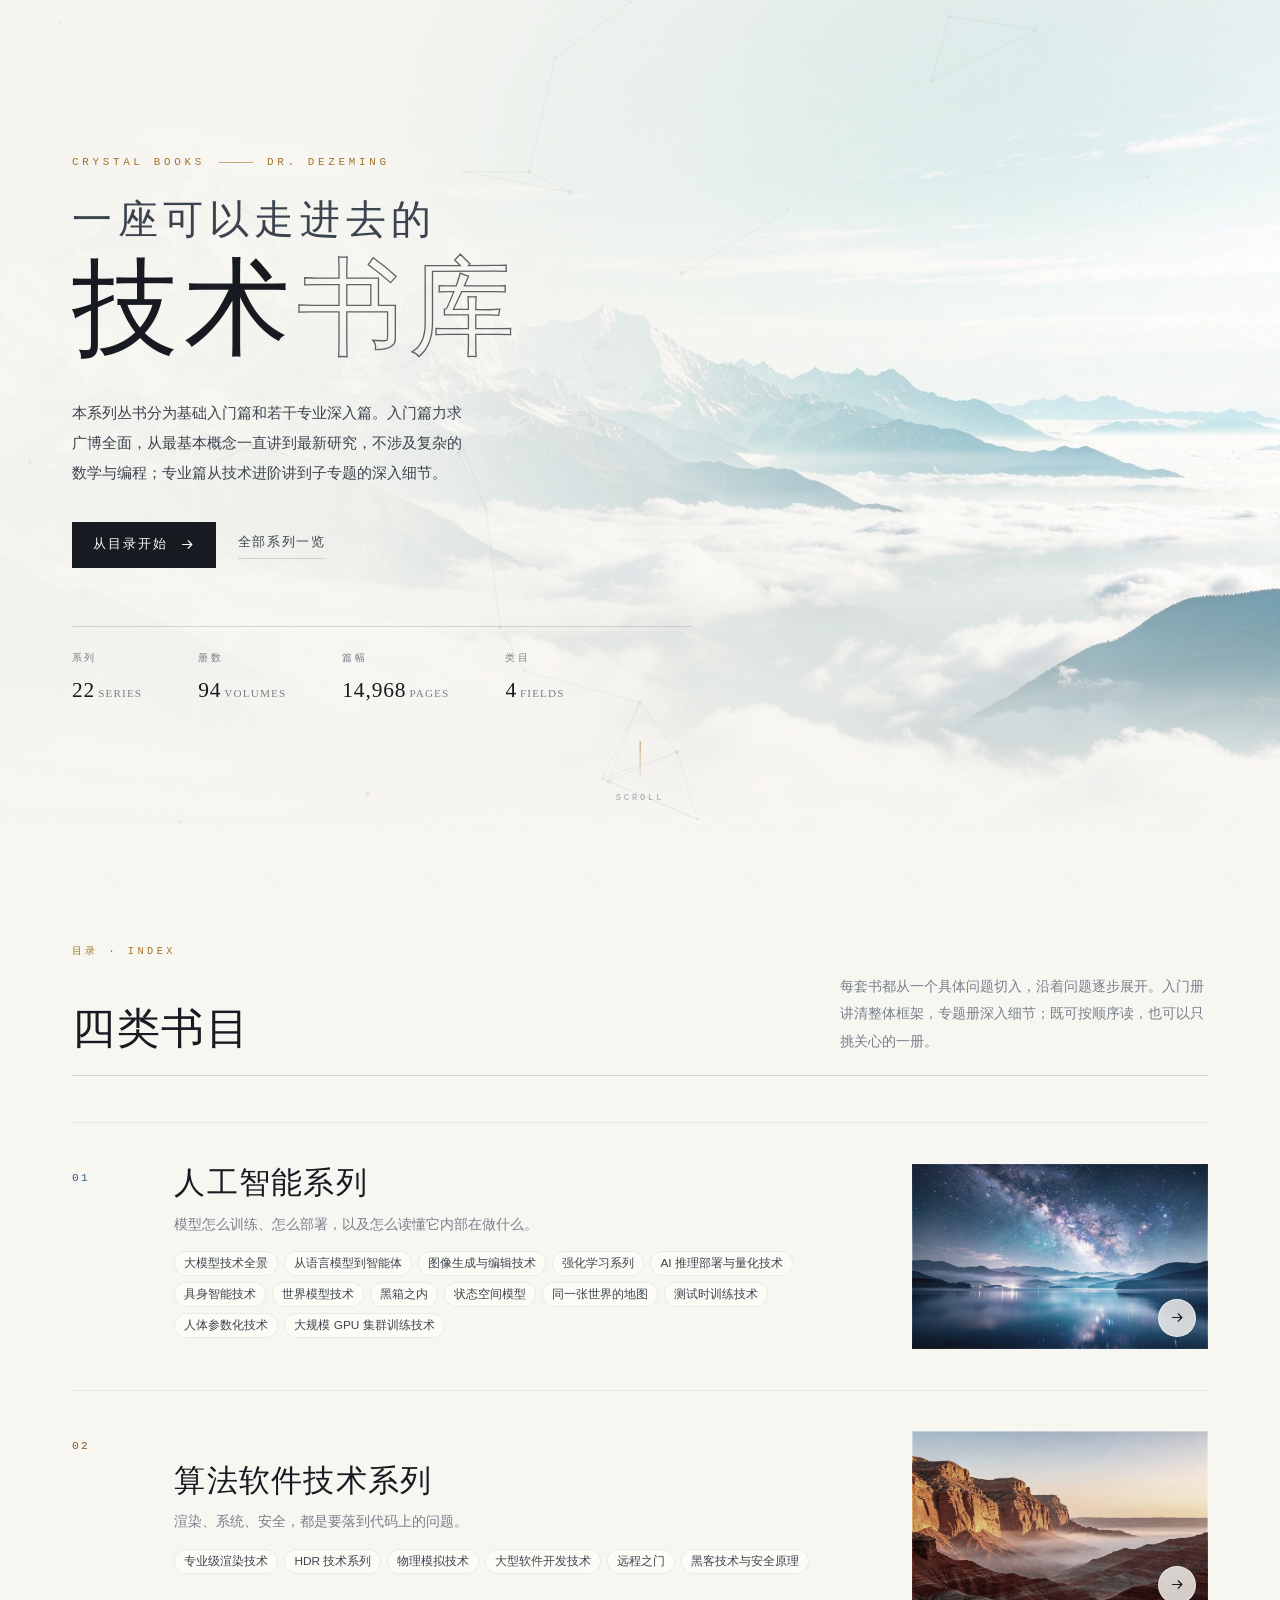
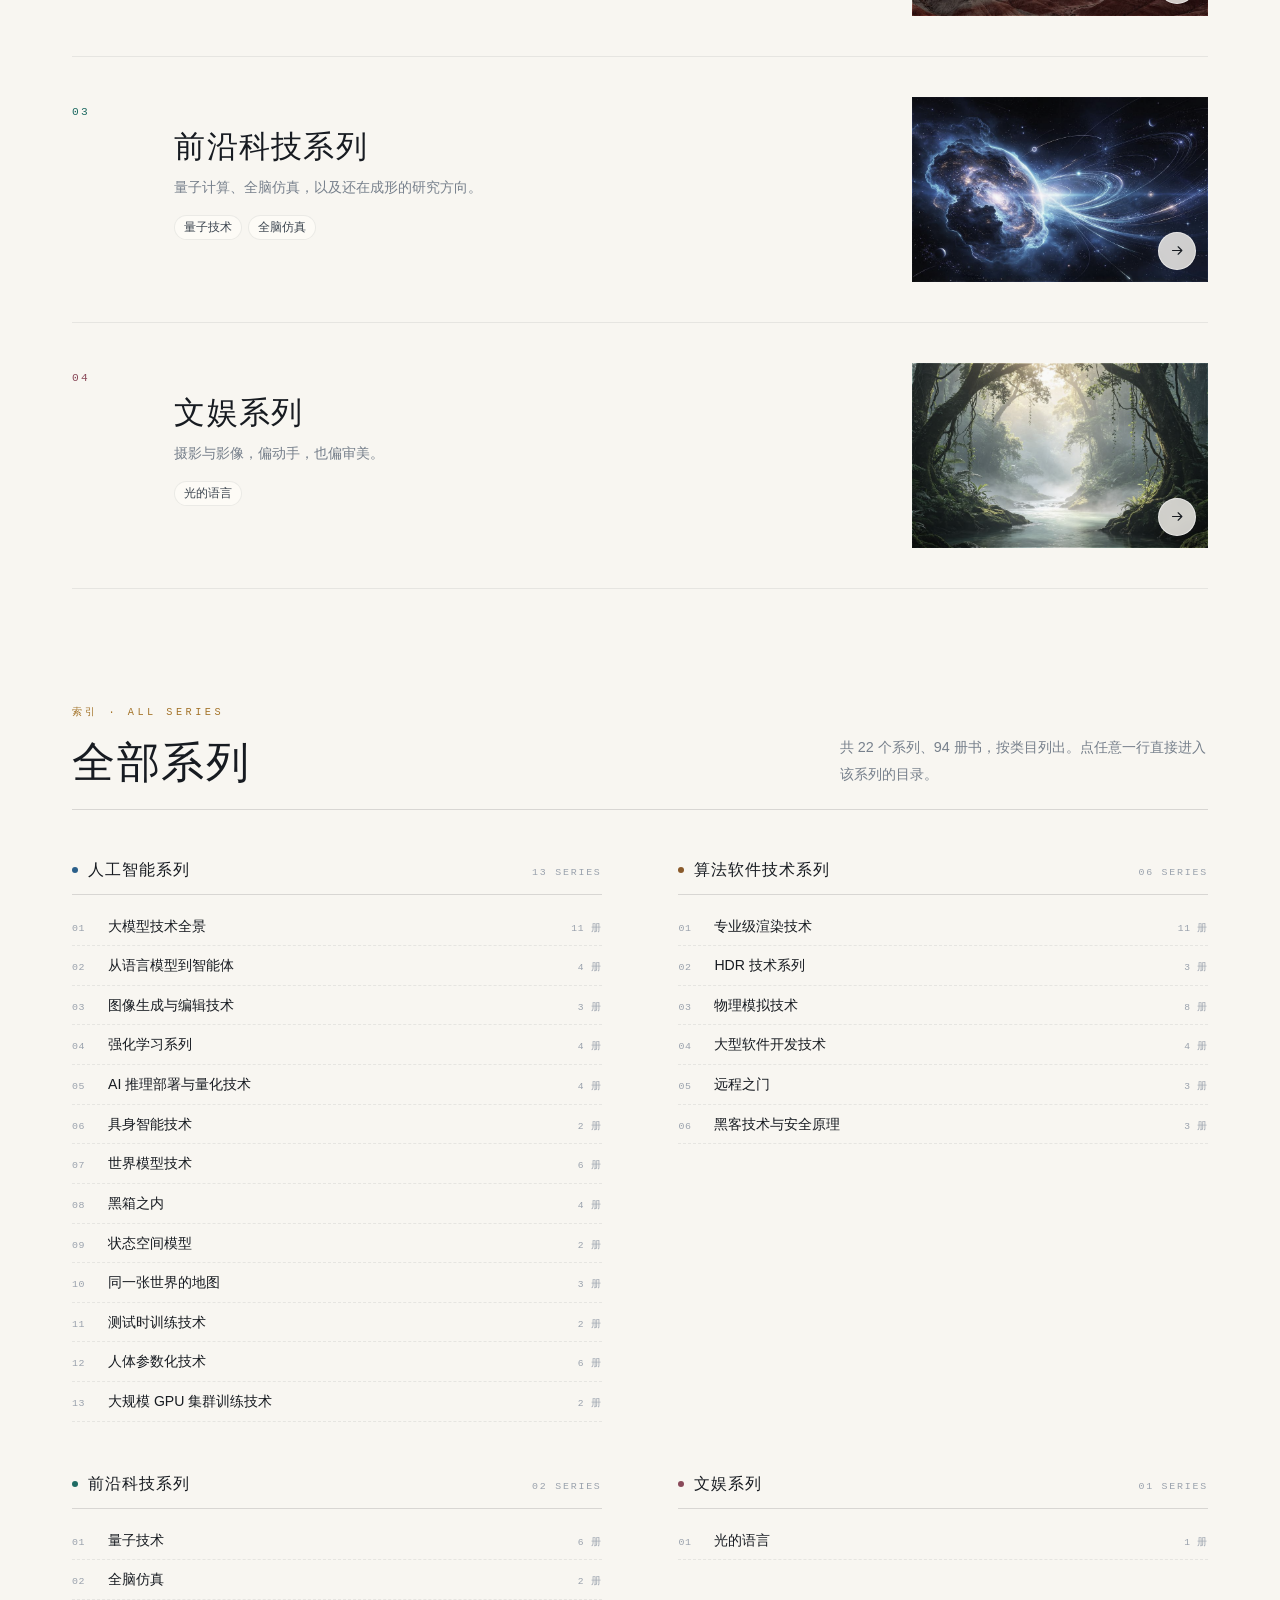
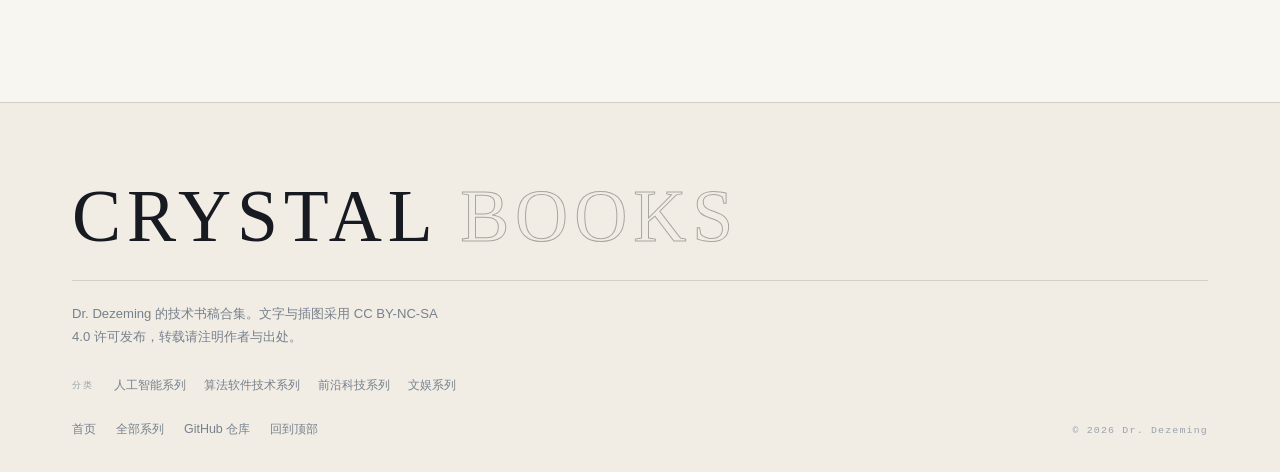
<file: index.html>
<!DOCTYPE html>
<html lang="zh-CN">
<head>
<meta charset="UTF-8">
<meta name="viewport" content="width=device-width, initial-scale=1">
<title>Crystal Books · Dr. Dezeming</title>
<meta name="description" content="Dr. Dezeming 的技术书库，分为人工智能、算法软件技术、前沿科技与文娱四类。">
<meta property="og:title" content="Crystal Books · Dr. Dezeming">
<meta property="og:description" content="Dr. Dezeming 的技术书库，分为人工智能、算法软件技术、前沿科技与文娱四类。">
<meta property="og:type" content="website">
<meta property="og:image" content="https://ai-crystal.github.io/Crystal-Books/assets/hero.jpg">
<meta name="author" content="Dr. Dezeming">
<meta name="theme-color" content="#f8f6f1">
<link rel="icon" href="data:image/svg+xml,%3Csvg xmlns='http://www.w3.org/2000/svg' viewBox='0 0 32 32'%3E%3Crect width='32' height='32' fill='%23f8f6f1'/%3E%3Cpath d='M16 5 25 16 16 27 7 16Z' fill='none' stroke='%23a4742a' stroke-width='1.4'/%3E%3C/svg%3E">
<link rel="stylesheet" href="assets/site.css">
</head>
<body data-page="home" data-cat="">
<div id="top"></div>
<header class="nav" id="nav">
  <a class="brand" href="index.html" aria-label="Crystal Books 首页">
    <span class="mark"><span>C</span></span>
    <span class="brand-name">CRYSTAL BOOKS<small>技术书库</small></span>
  </a>
  <nav class="chips" id="chips" aria-label="分类导航"></nav>

</header>

<main>
  <section class="hero">
    <div class="hero-media"><img src="assets/hero.jpg" alt="" fetchpriority="high"></div>
    <div class="hero-veil"></div>
    <div class="hero-inner wrap">
      <p class="eyebrow"><span>CRYSTAL BOOKS</span><i></i><span>DR. DEZEMING</span></p>
      <h1><span class="line">一座可以走进去的</span><span class="line big">技术<em>书库</em></span></h1>
      <p class="hero-lead">本系列丛书分为基础入门篇和若干专业深入篇。入门篇力求广博全面，从最基本概念一直讲到最新研究，不涉及复杂的数学与编程；专业篇从技术进阶讲到子专题的深入细节。</p>
      <div class="hero-actions">
        <a class="cta" href="#collection">从目录开始
          <svg viewBox="0 0 24 24" fill="none" stroke="currentColor" stroke-width="1.7" stroke-linecap="round" stroke-linejoin="round"><path d="M4 12h15M13 6l6 6-6 6"/></svg>
        </a>
        <a class="ghost" href="#all-series">全部系列一览</a>
      </div>
      <dl class="hero-stats" id="hero-stats"></dl>
    </div>
    <div class="scroll-cue"><i></i><span>SCROLL</span></div>
  </section>

  <section class="sec wrap" id="collection">
    <header class="sec-head">
      <p class="sec-kicker">目录 · INDEX</p>
      <div class="sec-head-row">
        <h2>四类书目</h2>
        <p class="sec-note">每套书都从一个具体问题切入，沿着问题逐步展开。入门册讲清整体框架，专题册深入细节；既可按顺序读，也可以只挑关心的一册。</p>
      </div>
    </header>
    <div class="cat-rows" id="cat-rows"></div>
  </section>

  <section class="sec wrap" id="all-series">
    <header class="sec-head">
      <p class="sec-kicker">索引 · ALL SERIES</p>
      <div class="sec-head-row">
        <h2>全部系列</h2>
        <p class="sec-note" id="all-note"></p>
      </div>
    </header>
    <div class="all-list" id="all-series-list"></div>
  </section>
</main>

<footer class="footer">
  <div class="wrap footer-inner">
    <p class="footer-word">CRYSTAL <span>BOOKS</span></p>
    <div class="footer-meta">
      <p class="footer-sub">Dr. Dezeming 的技术书稿合集。文字与插图采用 CC BY-NC-SA 4.0 许可发布，转载请注明作者与出处。</p>
      <div class="footer-links">
        <a href="index.html">首页</a>
        <a href="index.html#all-series">全部系列</a>
        <a href="https://github.com/ai-crystal/Crystal-Books" target="_blank" rel="noopener">GitHub 仓库</a>
        <a href="#top">回到顶部</a>
        <span class="footer-copy">© 2026 Dr. Dezeming</span>
      </div>
    </div>
  </div>
</footer>

<button class="to-top" id="to-top" aria-label="回到顶部">
  <svg width="16" height="16" viewBox="0 0 24 24" fill="none" stroke="currentColor" stroke-width="1.8" stroke-linecap="round" stroke-linejoin="round"><path d="M12 19V5M6 11l6-6 6 6"/></svg>
</button>

<script>
window.PAGE = { mode: "home", cat: "" };
window.CATEGORIES = [{"id":"ai","name":"人工智能系列","desc":"模型怎么训练、怎么部署，以及怎么读懂它内部在做什么。","color":"#2b5f8a","bg":"assets/bg/04.jpg","wash":0.5},{"id":"software","name":"算法软件技术系列","desc":"渲染、系统、安全，都是要落到代码上的问题。","color":"#8a5a2b","bg":"assets/bg/27.jpg","wash":0.42},{"id":"frontier","name":"前沿科技系列","desc":"量子计算、全脑仿真，以及还在成形的研究方向。","color":"#1f6b63","bg":"assets/bg/03.jpg","wash":0.6},{"id":"culture","name":"文娱系列","desc":"摄影与影像，偏动手，也偏审美。","color":"#8a4a5a","bg":"assets/bg/18.jpg","wash":0.48}];
window.BOOK_DATA = [{"name":"大模型技术全景","chip":"大模型","subtitle":"从 Transformer 到 Agent 系统的架构、训练与推理","intro":["语言模型在几年里从「会续写」变成了「会推理、会用工具、会干活」。这条路上真正起作用的设计，大多可以从数据和训练目标一路追到推理引擎。","书里从分词、预训练数据和缩放定律讲起，经过注意力改造、专家网络与长上下文，再到对齐、推理部署、多模态、训练系统和可解释性，覆盖一个大模型从训练到上线会经过的主要环节。"],"theme":"#1f3a6e","site":"https://ai-crystal.github.io/LLM/","repo":"https://github.com/ai-crystal/LLM","available":true,"pages":2281,"books":[{"title":"入门篇","one":"大模型是什么，不用公式","pages":243,"chapters":22,"url":"https://ai-crystal.github.io/LLM/#/books/v1-intro/README","available":true},{"title":"基础篇","one":"从预测下一个词到 Transformer","pages":232,"chapters":11,"url":"https://ai-crystal.github.io/LLM/#/books/v2-basics/README","available":true},{"title":"预训练篇","one":"数据、词表与规模","pages":220,"chapters":12,"url":"https://ai-crystal.github.io/LLM/#/books/v3-pretrain/README","available":true},{"title":"架构改造篇","one":"注意力、归一化与专家网络","pages":200,"chapters":10,"url":"https://ai-crystal.github.io/LLM/#/books/v4-architecture/README","available":true},{"title":"对齐篇","one":"从 SFT 到 Agent 后训练","pages":212,"chapters":12,"url":"https://ai-crystal.github.io/LLM/#/books/v5-alignment/README","available":true},{"title":"安全与攻破篇","one":"红队、越狱、投毒与防御","pages":201,"chapters":12,"url":"https://ai-crystal.github.io/LLM/#/books/v6-safety/README","available":true},{"title":"推理与部署篇","one":"引擎、压缩与投机解码","pages":202,"chapters":10,"url":"https://ai-crystal.github.io/LLM/#/books/v7-inference/README","available":true},{"title":"应用与 Agent 系统篇","one":"检索、工具与智能体","pages":200,"chapters":10,"url":"https://ai-crystal.github.io/LLM/#/books/v8-apps/README","available":true},{"title":"多模态与生成篇","one":"视觉、语音与扩散","pages":191,"chapters":9,"url":"https://ai-crystal.github.io/LLM/#/books/v9-multimodal/README","available":true},{"title":"训练系统篇","one":"并行、显存与通信","pages":190,"chapters":8,"url":"https://ai-crystal.github.io/LLM/#/books/v10-systems/README","available":true},{"title":"可解释性与评测篇","one":"看得懂与测得准","pages":190,"chapters":8,"url":"https://ai-crystal.github.io/LLM/#/books/v11-interpret/README","available":true}],"cat":"ai","cat_name":"人工智能系列","bg":"assets/bg/01.jpg","wash":0.49},{"name":"从语言模型到智能体","chip":"智能体","subtitle":"从模型能力、知识检索、工程运行到企业交付","intro":["Agent 做的事，是把模型的下一个词预测接上工具、记忆和环境，让它可以连续完成一件任务。","书里从 ReAct 和工具调用讲起，讲到记忆、上下文工程、代码与 GUI 操作，再到多 Agent 协作、训练、评测、安全和企业项目里的交付。"],"theme":"#a83232","site":"https://ai-crystal.github.io/AI-Agent-Learning/","repo":"https://github.com/ai-crystal/AI-Agent-Learning","available":true,"pages":461,"books":[{"title":"从语言模型到智能体","one":"从预测下一个词到 Agent 工程","pages":192,"chapters":17,"url":"https://ai-crystal.github.io/AI-Agent-Learning/#/books/ai-agent-foundations/README","available":true},{"title":"RAG 与上下文工程","one":"检索、重排序与上下文管理","pages":92,"chapters":11,"url":"https://ai-crystal.github.io/AI-Agent-Learning/#/books/rag-context-rerank/README","available":true},{"title":"Agent 工程化","one":"工具、权限、状态与可靠性","pages":92,"chapters":11,"url":"https://ai-crystal.github.io/AI-Agent-Learning/#/books/agent-engineering/README","available":true},{"title":"Agent 企业实战","one":"企业案例与项目方法","pages":85,"chapters":11,"url":"https://ai-crystal.github.io/AI-Agent-Learning/#/books/agent-enterprise-cases/README","available":true}],"cat":"ai","cat_name":"人工智能系列","bg":"assets/bg/02.jpg","wash":0.35},{"name":"图像生成与编辑技术","chip":"图像生成","subtitle":"从图像与视频生成，到流模型与一步生成，再到编辑","intro":["图像生成要回答的是：怎样从噪声里一步步走出一张图；视频还要多考虑时间；编辑则要在保留原图的同时改对地方。","书里从变分自编码器、对抗网络和扩散模型讲起，再讲流模型、一致性模型与一步生成，最后讲图像和视频编辑里的注意力操作、结构条件与精确反演。"],"theme":"#2f5d8a","site":"https://ai-crystal.github.io/Image-Video-Generation-Editing/","repo":"https://github.com/ai-crystal/Image-Video-Generation-Editing","available":true,"pages":721,"books":[{"title":"入门篇","one":"图像、视频与编辑概览","pages":366,"chapters":25,"url":"https://ai-crystal.github.io/Image-Video-Generation-Editing/#/books/beginner/README","available":true},{"title":"进阶篇","one":"流模型与一步生成","pages":171,"chapters":12,"url":"https://ai-crystal.github.io/Image-Video-Generation-Editing/#/books/advanced/README","available":true},{"title":"深入篇","one":"图像与视频编辑的原理","pages":184,"chapters":12,"url":"https://ai-crystal.github.io/Image-Video-Generation-Editing/#/books/editing/README","available":true}],"cat":"ai","cat_name":"人工智能系列","bg":"assets/bg/03.jpg","wash":0.55},{"name":"强化学习系列","chip":"强化学习","subtitle":"从试错到推理模型","intro":["强化学习处理的是没有标准答案的选择：先做，看结果，再调整。","书里从老虎机、价值函数和策略梯度讲起，经过 DQN、AlphaGo 和 PPO，再讲到 RLHF、DPO、GRPO 与大模型推理，既有推导，也有在游戏里训练一个程序的完整过程。"],"theme":"#1e5c4f","site":"https://ai-crystal.github.io/Reinforcement-Learning/","repo":"https://github.com/ai-crystal/Reinforcement-Learning","available":true,"pages":1174,"books":[{"title":"概念篇","one":"从老虎机到推理模型","pages":377,"chapters":21,"url":"https://ai-crystal.github.io/Reinforcement-Learning/#/books/concepts/README","available":true},{"title":"动手篇","one":"在游戏里训练一个会决策的程序","pages":280,"chapters":19,"url":"https://ai-crystal.github.io/Reinforcement-Learning/#/books/hands-on/README","available":true},{"title":"算法篇","one":"从贝尔曼方程到 PPO 与离线强化学习","pages":271,"chapters":20,"url":"https://ai-crystal.github.io/Reinforcement-Learning/#/books/algorithms/README","available":true},{"title":"大模型篇","one":"从人类反馈到推理模型","pages":246,"chapters":19,"url":"https://ai-crystal.github.io/Reinforcement-Learning/#/books/llm-rl/README","available":true}],"cat":"ai","cat_name":"人工智能系列","bg":"assets/bg/04.jpg","wash":0.45},{"name":"AI 推理部署与量化技术","chip":"推理部署","subtitle":"从模型文件到线上服务","intro":["训练好的模型要在别人的机器上稳定跑起来，中间隔着延迟、吞吐、显存和成本。","书里从模型文件和计算图讲起，分别讲 GPU 与算子、数值精度与量化、剪枝与蒸馏，以及批处理、KV cache、编译和服务调度。"],"theme":"#3f6f9f","site":"https://ai-crystal.github.io/AI-Quantification-Deployment/","repo":"https://github.com/ai-crystal/AI-Quantification-Deployment","available":true,"pages":436,"books":[{"title":"入门","one":"从模型文件到线上服务","pages":158,"chapters":28,"url":"https://ai-crystal.github.io/AI-Quantification-Deployment/#/books/intro/README","available":true},{"title":"算力","one":"GPU、CUDA 与算子性能","pages":94,"chapters":14,"url":"https://ai-crystal.github.io/AI-Quantification-Deployment/#/books/compute/README","available":true},{"title":"精度","one":"量化、剪枝与低秩分解","pages":96,"chapters":15,"url":"https://ai-crystal.github.io/AI-Quantification-Deployment/#/books/precision/README","available":true},{"title":"引擎","one":"计算图、编译与推理服务","pages":88,"chapters":14,"url":"https://ai-crystal.github.io/AI-Quantification-Deployment/#/books/engine/README","available":true}],"cat":"ai","cat_name":"人工智能系列","bg":"assets/bg/05.jpg","wash":0.49},{"name":"具身智能技术","chip":"具身智能","subtitle":"机器人怎样从看到做到","intro":["机器人要在毫米和毫秒里完成任务：看见杯子，算出手该怎么伸，避开桌面，抓住，再端起来。","书里用一张 0.8 米高的桌子、一只马克杯和一台六轴桌面臂作例子，从关节、标定、感知和抓取讲起，再到 VLA、强化学习和真实机器人上的失败案例。"],"theme":"#155e75","site":"https://ai-crystal.github.io/Embodied-AI/","repo":"https://github.com/ai-crystal/Embodied-AI","available":true,"pages":478,"books":[{"title":"入门篇","one":"从关节、感知到抓取","pages":200,"chapters":18,"url":"https://ai-crystal.github.io/Embodied-AI/#/books/intro/README","available":true},{"title":"系统篇","one":"从大模型到机器人：感知、学习与行动","pages":278,"chapters":21,"url":"https://ai-crystal.github.io/Embodied-AI/#/books/system/README","available":true}],"cat":"ai","cat_name":"人工智能系列","bg":"assets/bg/06.jpg","wash":0.46},{"name":"世界模型技术","chip":"世界模型","subtitle":"让机器学习世界，然后想象它的下一步","intro":["世界模型要回答的是：机器能不能在动手之前，先把接下来会发生什么在脑子里过一遍。","书里从状态、概率预测和变分推断讲起，经过 Dreamer、MuZero 这类在潜空间里做规划的方法，再到视频生成、JEPA 表征和三维空间智能。每个模型不只讲它怎么工作，也讲它在什么情况下会坏。"],"theme":"#1d4e6f","site":"https://ai-crystal.github.io/World-Model/","repo":"https://github.com/ai-crystal/World-Model","available":true,"pages":843,"books":[{"title":"入门册","one":"机器如何想象未来","pages":139,"chapters":10,"url":"https://ai-crystal.github.io/World-Model/#/books/intro/README","available":true},{"title":"基础册","one":"概率、表示与生成","pages":146,"chapters":10,"url":"https://ai-crystal.github.io/World-Model/#/books/foundations/README","available":true},{"title":"潜在册","one":"在想象中训练与规划","pages":147,"chapters":10,"url":"https://ai-crystal.github.io/World-Model/#/books/latent/README","available":true},{"title":"视频册","one":"生成一个可交互的世界","pages":139,"chapters":10,"url":"https://ai-crystal.github.io/World-Model/#/books/video/README","available":true},{"title":"表征册","one":"JEPA 与自监督世界模型","pages":127,"chapters":9,"url":"https://ai-crystal.github.io/World-Model/#/books/jepa/README","available":true},{"title":"空间册","one":"三维、具身与机器人","pages":145,"chapters":10,"url":"https://ai-crystal.github.io/World-Model/#/books/spatial/README","available":true}],"cat":"ai","cat_name":"人工智能系列","bg":"assets/bg/07.jpg","wash":0.32},{"name":"黑箱之内","chip":"黑箱之内","subtitle":"神经网络可解释性的历史、方法与边界","intro":["一个训练好的神经网络，内部到底在做什么，这是可解释性要回答的问题。","书里从感知机、特征可视化和电路追踪讲起，讲到叠加态、稀疏自编码器和表征几何，最后讨论解释怎么被检验，以及它在审计与安全里的边界。公式只保留理解思路必需的部分。"],"theme":"#2b5f8a","site":"https://ai-crystal.github.io/Interpretable-NN/","repo":"https://github.com/ai-crystal/Interpretable-NN","available":true,"pages":532,"books":[{"title":"打开黑箱","one":"从感知机到单义神经元","pages":181,"chapters":19,"url":"https://ai-crystal.github.io/Interpretable-NN/#/books/v1-seeing-the-black-box/README","available":true},{"title":"特征、电路与叠加","one":"网络里的特征、特征之间的运算，以及它们为什么纠缠","pages":127,"chapters":13,"url":"https://ai-crystal.github.io/Interpretable-NN/#/books/v2-features-circuits/README","available":true},{"title":"表征的几何","one":"从隐藏层的空间结构里读出模型对世界的理解","pages":119,"chapters":11,"url":"https://ai-crystal.github.io/Interpretable-NN/#/books/v3-geometry-of-representation/README","available":true},{"title":"解释的边界","one":"解释怎么被检验，又怎么用在审计与安全上","pages":105,"chapters":11,"url":"https://ai-crystal.github.io/Interpretable-NN/#/books/v4-limits-of-explanation/README","available":true}],"cat":"ai","cat_name":"人工智能系列","bg":"assets/bg/08.jpg","wash":0.42},{"name":"状态空间模型","chip":"状态空间","subtitle":"从故事与直觉，到理论、算法与实现","intro":["序列建模的核心问题只有一个：怎样用有限的存储记住任意长的历史。","书里按时间顺序讲 HiPPO、LSSL、S4、S5、Mamba、Mamba-2 和 Mamba-3：上一代卡在哪，这一代换了什么问法，代价落在哪。"],"theme":"#2f5d8a","site":"https://ai-crystal.github.io/Mamba/","repo":"https://github.com/ai-crystal/Mamba","available":true,"pages":630,"books":[{"title":"入门版","one":"故事与直觉","pages":91,"chapters":14,"url":"https://ai-crystal.github.io/Mamba/#/books/intro/README","available":true},{"title":"专业版","one":"理论、算法与实现","pages":539,"chapters":35,"url":"https://ai-crystal.github.io/Mamba/#/books/pro/README","available":true}],"cat":"ai","cat_name":"人工智能系列","bg":"assets/bg/09.jpg","wash":0.29},{"name":"同一张世界的地图","chip":"JEPA","subtitle":"从语言模型到 JEPA","intro":["语言模型把整个互联网读了一遍，仍然说不清一个杯子放在桌沿时会不会掉下去。它缺的不是参数，而是关于世界的那份表征。","书里从输入法联想和语言模型的边界讲起，经过联合嵌入预测、塌缩与 SIGReg、I-JEPA 与 V-JEPA 的训练配方，最后落到柏拉图表征定理、证明骨架和它的适用边界。"],"theme":"#14507a","site":"https://ai-crystal.github.io/JEPA-World-Knowledge-Model/","repo":"https://github.com/ai-crystal/JEPA-World-Knowledge-Model","available":true,"pages":416,"books":[{"title":"入门篇","one":"从语言模型到 JEPA 的第一课","pages":147,"chapters":13,"url":"https://ai-crystal.github.io/JEPA-World-Knowledge-Model/#/books/basics/README","available":true},{"title":"进阶篇","one":"联合嵌入预测的训练与工程","pages":141,"chapters":12,"url":"https://ai-crystal.github.io/JEPA-World-Knowledge-Model/#/books/practice/README","available":true},{"title":"专业篇","one":"柏拉图表征定理与它的边界","pages":128,"chapters":11,"url":"https://ai-crystal.github.io/JEPA-World-Knowledge-Model/#/books/theory/README","available":true}],"cat":"ai","cat_name":"人工智能系列","bg":"assets/bg/10.jpg","wash":0.33},{"name":"测试时训练技术","chip":"测试时训练技术","subtitle":"模型部署之后，还能不能继续学","intro":["模型训练完成、部署上线之后，遇到没见过的输入、又没有标签可用，能不能靠输入本身继续调整自己。","书里沿着视觉里的测试时自适应、序列建模里的 TTT 层、大模型推理阶段的自我改进三条线展开，讲清目标函数、梯度近似、崩溃成因和评测协议。"],"theme":"#2e6bb0","site":"https://ai-crystal.github.io/Test-Time-Training/","repo":"https://github.com/ai-crystal/Test-Time-Training","available":true,"pages":389,"books":[{"title":"入门篇","one":"从分布漂移讲到测试时学习，把几条路线分清楚","pages":178,"chapters":11,"url":"https://ai-crystal.github.io/Test-Time-Training/#/books/beginner/README","available":true},{"title":"精通篇","one":"目标函数、稳定性与工程实现","pages":211,"chapters":12,"url":"https://ai-crystal.github.io/Test-Time-Training/#/books/mastery/README","available":true}],"cat":"ai","cat_name":"人工智能系列","bg":"assets/bg/11.jpg","wash":0.34},{"name":"人体参数化技术","chip":"人体参数化","subtitle":"用几十个参数，描述一个高维的人","intro":["用一个低维参数描述一个高维的人，是人脸、人体和动物建模共同的基础。","书里从 PCA、SVD、李群与蒙皮讲起，讲到 SMPL 与它的家族、从图像重建人体、人脸与人手模型，最后是动物模型以及扩散模型带来的新做法。"],"theme":"#b45309","site":"https://ai-crystal.github.io/Human-body-Param/","repo":"https://github.com/ai-crystal/Human-body-Param","available":true,"pages":595,"books":[{"title":"入门册","one":"用几十个参数描述一个人","pages":81,"chapters":8,"url":"https://ai-crystal.github.io/Human-body-Param/#/books/intro/README","available":true},{"title":"数学册","one":"数学与几何","pages":142,"chapters":7,"url":"https://ai-crystal.github.io/Human-body-Param/#/books/math/README","available":true},{"title":"人体册","one":"人体与参数化模型","pages":94,"chapters":4,"url":"https://ai-crystal.github.io/Human-body-Param/#/books/body/README","available":true},{"title":"重建册","one":"从图像到人体","pages":83,"chapters":5,"url":"https://ai-crystal.github.io/Human-body-Param/#/books/recon/README","available":true},{"title":"脸手册","one":"人脸与人手","pages":109,"chapters":7,"url":"https://ai-crystal.github.io/Human-body-Param/#/books/face-hand/README","available":true},{"title":"前沿册","one":"动物模型与前沿","pages":86,"chapters":5,"url":"https://ai-crystal.github.io/Human-body-Param/#/books/frontier/README","available":true}],"cat":"ai","cat_name":"人工智能系列","bg":"assets/bg/12.jpg","wash":0.26},{"name":"大规模 GPU 集群训练技术","chip":"GPU 集群","subtitle":"从一张卡到一万张卡","intro":["一张 H100 有 80 GB 显存，一个 4050 亿参数的模型光权重就要 810 GB，于是训练被拆到几千张卡上。","书里把显存怎么分、模型怎么切、梯度怎么汇总、网络怎么摆，以及坏了怎么恢复、慢了怎么定位，都落到具体的字节数、微秒数和故障模式上。"],"theme":"#2f5d8a","site":"https://ai-crystal.github.io/GPU-Cluster-Training/","repo":"https://github.com/ai-crystal/GPU-Cluster-Training","available":true,"pages":515,"books":[{"title":"入门篇","one":"从一张卡到一万张卡","pages":156,"chapters":15,"url":"https://ai-crystal.github.io/GPU-Cluster-Training/#/books/intro/README","available":true},{"title":"专业篇","one":"算力、通信与稳定性","pages":359,"chapters":28,"url":"https://ai-crystal.github.io/GPU-Cluster-Training/#/books/pro/README","available":true}],"cat":"ai","cat_name":"人工智能系列","bg":"assets/bg/13.jpg","wash":0.24},{"name":"专业级渲染技术","chip":"渲染","subtitle":"材质、光学与几何的渲染实现","intro":["一个材质为什么长成那个公式，公式里的每一项在物理上对应什么，换到另一种材料上哪些假设会碎掉。","书里从 Fresnel、微表面、能量补偿和分层采样这些共同基础讲起，再分别讲布料、毛发、次表面散射、光谱、各向异性金属、体素、波动光学、蓄水池重采样，以及符号距离场和电磁场。"],"theme":"#b5651d","site":"https://ai-crystal.github.io/Rendering-Technique/","repo":"https://github.com/ai-crystal/Rendering-Technique","available":true,"pages":1065,"books":[{"title":"材质渲染的骨架","one":"微表面、Fresnel、能量补偿、分层与采样","pages":77,"chapters":14,"url":"https://ai-crystal.github.io/Rendering-Technique/#/books/beginner/README","available":true},{"title":"布料渲染","one":"纤维散射、纱线模型、sheen 与薄织物透射","pages":79,"chapters":12,"url":"https://ai-crystal.github.io/Rendering-Technique/#/books/cloth/README","available":true},{"title":"毛发渲染","one":"Marschner 模型、双散射、远距离 LOD 与采样","pages":64,"chapters":10,"url":"https://ai-crystal.github.io/Rendering-Technique/#/books/hair/README","available":true},{"title":"次表面散射与 BSSRDF","one":"辐射传输、扩散近似、偶极子、随机游走","pages":112,"chapters":22,"url":"https://ai-crystal.github.io/Rendering-Technique/#/books/sss/README","available":true},{"title":"光谱渲染","one":"光子与相干、上采样、神经基底、色散与荧光","pages":126,"chapters":20,"url":"https://ai-crystal.github.io/Rendering-Technique/#/books/spectral/README","available":true},{"title":"各向异性金属","one":"复折射率、各向异性 GGX、拉丝与氧化层","pages":59,"chapters":9,"url":"https://ai-crystal.github.io/Rendering-Technique/#/books/aniso-metal/README","available":true},{"title":"体素渲染","one":"稀疏体素、体素化、锥追踪与体素光照","pages":58,"chapters":9,"url":"https://ai-crystal.github.io/Rendering-Technique/#/books/voxel/README","available":true},{"title":"波动光学渲染","one":"衍射、薄膜干涉、结构色与偏振","pages":71,"chapters":10,"url":"https://ai-crystal.github.io/Rendering-Technique/#/books/wave-optics/README","available":true},{"title":"基于储蓄池的渲染","one":"MIS、带权蓄水池、RIS、ReSTIR 与 GRIS","pages":94,"chapters":15,"url":"https://ai-crystal.github.io/Rendering-Technique/#/books/reservoir/README","available":true},{"title":"符号距离场与渲染","one":"从距离函数到光线步进与全局光照","pages":95,"chapters":18,"url":"https://ai-crystal.github.io/Rendering-Technique/#/books/sdf/README","available":true},{"title":"从初高中物理到麦克斯韦方程组","one":"一步一步推出电磁场","pages":230,"chapters":28,"url":"https://ai-crystal.github.io/Rendering-Technique/#/books/physics/README","available":true}],"cat":"software","cat_name":"算法软件技术系列","bg":"assets/bg/14.jpg","wash":0.24},{"name":"HDR 技术系列","chip":"HDR","subtitle":"从像素到眼睛，再到色彩科学与工程实现","intro":["HDR 牵涉显示、内容、色彩和接口几个环节，任何一个环节没对上，画面就会不对。","书里从 SDR 的来历、亮度和色域讲起，讲到 PQ 与 HLG、HDR10 与杜比视界、面板与背光、接口与元数据，再往色彩测量、色貌模型和色域映射里走。"],"theme":"#1f5e8c","site":"https://ai-crystal.github.io/HDR-Learning/","repo":"https://github.com/ai-crystal/HDR-Learning","available":true,"pages":652,"books":[{"title":"入门篇","one":"HDR 超详解：从像素到眼睛的完整指南","pages":214,"chapters":20,"url":"https://ai-crystal.github.io/HDR-Learning/#/books/beginner/README","available":true},{"title":"色彩科学篇","one":"从颜色测量到色貌与色域映射","pages":214,"chapters":12,"url":"https://ai-crystal.github.io/HDR-Learning/#/books/color-science/README","available":true},{"title":"HDR 技术篇","one":"传递函数、元数据、映射与显示","pages":224,"chapters":12,"url":"https://ai-crystal.github.io/HDR-Learning/#/books/hdr-tech/README","available":true}],"cat":"software","cat_name":"算法软件技术系列","bg":"assets/bg/15.jpg","wash":0.3},{"name":"物理模拟技术","chip":"物理模拟","subtitle":"把连续的世界切成计算机算得动的块","intro":["旗子被风吹起、墙塌下来、组织受压回弹，背后是同一件事：把物理定律离散化，在有限的时间里算出来。","书里从向量、旋转、积分和线性求解讲起，分别处理刚体、布料、流体、颗粒与雪，再讲到 GPU 上的数据布局、稀疏网格和可微物理。每类方法都讲它为什么长成这样、在什么地方会失效。"],"theme":"#1d4e5f","site":"https://ai-crystal.github.io/Physics-Simulation/","repo":"https://github.com/ai-crystal/Physics-Simulation","available":true,"pages":1024,"books":[{"title":"入门篇","one":"从抛物线到可微世界","pages":109,"chapters":12,"url":"https://ai-crystal.github.io/Physics-Simulation/#/books/intro/README","available":true},{"title":"数学基础","one":"描述运动与变形的语言","pages":117,"chapters":12,"url":"https://ai-crystal.github.io/Physics-Simulation/#/books/math/README","available":true},{"title":"刚体与碰撞","one":"让物体撞在一起","pages":137,"chapters":12,"url":"https://ai-crystal.github.io/Physics-Simulation/#/books/rigid/README","available":true},{"title":"柔体、布料与断裂","one":"会皱、会断、会回弹","pages":152,"chapters":12,"url":"https://ai-crystal.github.io/Physics-Simulation/#/books/deform/README","available":true},{"title":"流体、烟火与水面","one":"把连续介质装进格子","pages":110,"chapters":13,"url":"https://ai-crystal.github.io/Physics-Simulation/#/books/fluid/README","available":true},{"title":"颗粒、雪与物质点法","one":"沙、雪、泡沫与岩浆","pages":132,"chapters":11,"url":"https://ai-crystal.github.io/Physics-Simulation/#/books/particle/README","available":true},{"title":"高性能实现与 GPU 并行","one":"一帧十六毫秒的预算","pages":122,"chapters":11,"url":"https://ai-crystal.github.io/Physics-Simulation/#/books/gpu/README","available":true},{"title":"可微物理与神经模拟","one":"让梯度穿过时间","pages":145,"chapters":12,"url":"https://ai-crystal.github.io/Physics-Simulation/#/books/diff/README","available":true}],"cat":"software","cat_name":"算法软件技术系列","bg":"assets/bg/16.jpg","wash":0.34},{"name":"大型软件开发技术","chip":"大型软件","subtitle":"从二十行 C++ 代码到一个可交付的插件系统","intro":["一段二十行的 C++ 程序，怎样长成能加载插件、能隔离故障、能打包更新的系统。","书里从拆函数、装插件和定契约讲起，往下是命名冲突、故障隔离、进程边界、组件模板、灰度发布，最后是二十三种设计模式。"],"theme":"#1f3a5f","site":"https://ai-crystal.github.io/Large-scale-software-Introduction/","repo":"https://github.com/ai-crystal/Large-scale-software-Introduction","available":true,"pages":672,"books":[{"title":"入门篇","one":"用 C++ 从二十行代码到一个插件系统","pages":142,"chapters":12,"url":"https://ai-crystal.github.io/Large-scale-software-Introduction/#/books/vol1-basics/README","available":true},{"title":"架构篇","one":"可扩展系统的内核、契约与协作机制","pages":147,"chapters":11,"url":"https://ai-crystal.github.io/Large-scale-software-Introduction/#/books/vol2-architecture/README","available":true},{"title":"工程篇","one":"组件模板、分发生态与稳定运行","pages":145,"chapters":11,"url":"https://ai-crystal.github.io/Large-scale-software-Introduction/#/books/vol3-engineering/README","available":true},{"title":"模式篇","one":"二十三种可复用的解法","pages":238,"chapters":23,"url":"https://ai-crystal.github.io/Large-scale-software-Introduction/#/books/vol4-patterns/README","available":true}],"cat":"software","cat_name":"算法软件技术系列","bg":"assets/bg/17.jpg","wash":0.4},{"name":"远程之门","chip":"远程之门","subtitle":"远程操作的技术细节","intro":["从一条 ssh 登录到几百 TB 的对象存储，再到把程序做成别人能用的服务。","书里从地址、端口、域名和 ssh 讲起，经过堡垒机、对象存储、隧道和长任务，再拆开 SSH 的线格式、密钥交换、签名与证书链。"],"theme":"#1f5e8c","site":"https://ai-crystal.github.io/Remote-operation-technology/","repo":"https://github.com/ai-crystal/Remote-operation-technology","available":true,"pages":378,"books":[{"title":"入门册","one":"远程操作入门","pages":119,"chapters":23,"url":"https://ai-crystal.github.io/Remote-operation-technology/#/books/beginner/README","available":true},{"title":"进阶册","one":"远程操作的技术细节","pages":200,"chapters":18,"url":"https://ai-crystal.github.io/Remote-operation-technology/#/books/intermediate/README","available":true},{"title":"深入册","one":"协议、密码学与实现细节","pages":59,"chapters":6,"url":"https://ai-crystal.github.io/Remote-operation-technology/#/books/deep/README","available":true}],"cat":"software","cat_name":"算法软件技术系列","bg":"assets/bg/18.jpg","wash":0.43},{"name":"黑客技术与安全原理","chip":"黑客","subtitle":"一套讲攻防原理的中文技术书","intro":["入侵往往不是攻破哪一道密码，而是让一台只会照做指令的机器执行了一段原本不属于它的指令。","书里从 1971 年第一只会自我复制的程序讲到今天的勒索产业，从晶体管、内存和系统调用讲到栈溢出、中间人攻击与供应链投毒，再落到虚拟机靶场里的侦察、验证、利用、提权和应急响应。"],"theme":"#0f5c5c","site":"https://ai-crystal.github.io/Hacker-Techniques/","repo":"https://github.com/ai-crystal/Hacker-Techniques","available":true,"pages":800,"books":[{"title":"入门篇","one":"从病毒史到今天的攻防","pages":325,"chapters":30,"url":"https://ai-crystal.github.io/Hacker-Techniques/#/books/beginner/README","available":true},{"title":"理论篇","one":"漏洞、内存与协议的深层结构","pages":236,"chapters":22,"url":"https://ai-crystal.github.io/Hacker-Techniques/#/books/theory/README","available":true},{"title":"实战篇","one":"从靶场到真实对抗","pages":239,"chapters":24,"url":"https://ai-crystal.github.io/Hacker-Techniques/#/books/practice/README","available":true}],"cat":"software","cat_name":"算法软件技术系列","bg":"assets/bg/19.jpg","wash":0.21},{"name":"量子技术","chip":"量子","subtitle":"从黑体辐射到量子芯片","intro":["量子技术不只是量子计算。它还涉及通信、精密测量、器件和纠错。","书里从黑体辐射、双缝和单光子讲起，经过量子比特、量子门与算法，再到超导、离子、原子、光子这些硬件平台，以及纠错、通信和量子网络。"],"theme":"#103257","site":"https://ai-crystal.github.io/Quantum-Technology/","repo":"https://github.com/ai-crystal/Quantum-Technology","available":true,"pages":533,"books":[{"title":"量子技术入门","one":"从黑体辐射到量子芯片","pages":71,"chapters":18,"url":"https://ai-crystal.github.io/Quantum-Technology/#/books/intro/README","available":true},{"title":"量子力学与实验基础","one":"从双缝到单光子","pages":106,"chapters":20,"url":"https://ai-crystal.github.io/Quantum-Technology/#/books/foundations/README","available":true},{"title":"量子计算与算法","one":"从量子比特到因式分解","pages":102,"chapters":19,"url":"https://ai-crystal.github.io/Quantum-Technology/#/books/computing/README","available":true},{"title":"量子器件与硬件平台","one":"超导、离子、原子与光子","pages":96,"chapters":19,"url":"https://ai-crystal.github.io/Quantum-Technology/#/books/devices/README","available":true},{"title":"量子纠错与容错","one":"从重复码到表面码","pages":81,"chapters":15,"url":"https://ai-crystal.github.io/Quantum-Technology/#/books/qec/README","available":true},{"title":"量子通信与量子网络","one":"从 BB84 到量子互联网","pages":77,"chapters":15,"url":"https://ai-crystal.github.io/Quantum-Technology/#/books/network/README","available":true}],"cat":"frontier","cat_name":"前沿科技系列","bg":"assets/bg/20.jpg","wash":0.19},{"name":"全脑仿真","chip":"全脑仿真","subtitle":"从果蝇大脑到数字心智","intro":["2024 年，一只成年果蝇的完整大脑被逐突触地测绘出来，约 13.9 万个神经元、5000 万个连接。有人把这套接线图接到计算模型上，让它在虚拟身体里走动、理毛、靠近食物。","书里从神经元、神经信号和成像技术讲起，经过连接组学的历史与现状，再讨论怎样把一张接线图变成可求解的方程、怎样评估仿真是否可信。"],"theme":"#2f5d72","site":"https://ai-crystal.github.io/Brain-Connectivity-Simulation/","repo":"https://github.com/ai-crystal/Brain-Connectivity-Simulation","available":true,"pages":269,"books":[{"title":"从神经元到果蝇大脑","one":"从一只果蝇的脑讲起，把全脑仿真的来龙去脉说清楚","pages":143,"chapters":13,"url":"https://ai-crystal.github.io/Brain-Connectivity-Simulation/#/books/intro/README","available":true},{"title":"连接组、动力学与仿真","one":"把接线图写成方程，再把方程跑起来","pages":126,"chapters":12,"url":"https://ai-crystal.github.io/Brain-Connectivity-Simulation/#/books/theory/README","available":true}],"cat":"frontier","cat_name":"前沿科技系列","bg":"assets/bg/21.jpg","wash":0.25},{"name":"光的语言","chip":"摄影","subtitle":"摄影技术系统教程","intro":["摄影从光进入相机开始。光圈、快门、感光度决定曝光，镜头和焦距决定视角，光线、色彩和构图决定画面最后的样子。","书里依次讲对焦、测光、镜头、白平衡、构图、闪光和后期，再落到人像、风光、街头、静物这些具体题材，最后是器材选择与色彩管理。"],"theme":"#23507a","site":"https://dezeming.github.io/photography-book/","repo":"","available":false,"pages":104,"books":[{"title":"光的语言","one":"摄影技术系统教程","pages":104,"chapters":20,"url":"","available":false}],"cat":"culture","cat_name":"文娱系列","bg":"assets/bg/22.jpg","wash":0.49}];
</script>
<script src="assets/site.js"></script>
<script src="assets/fx.js" defer></script>
</body>
</html>
</file>
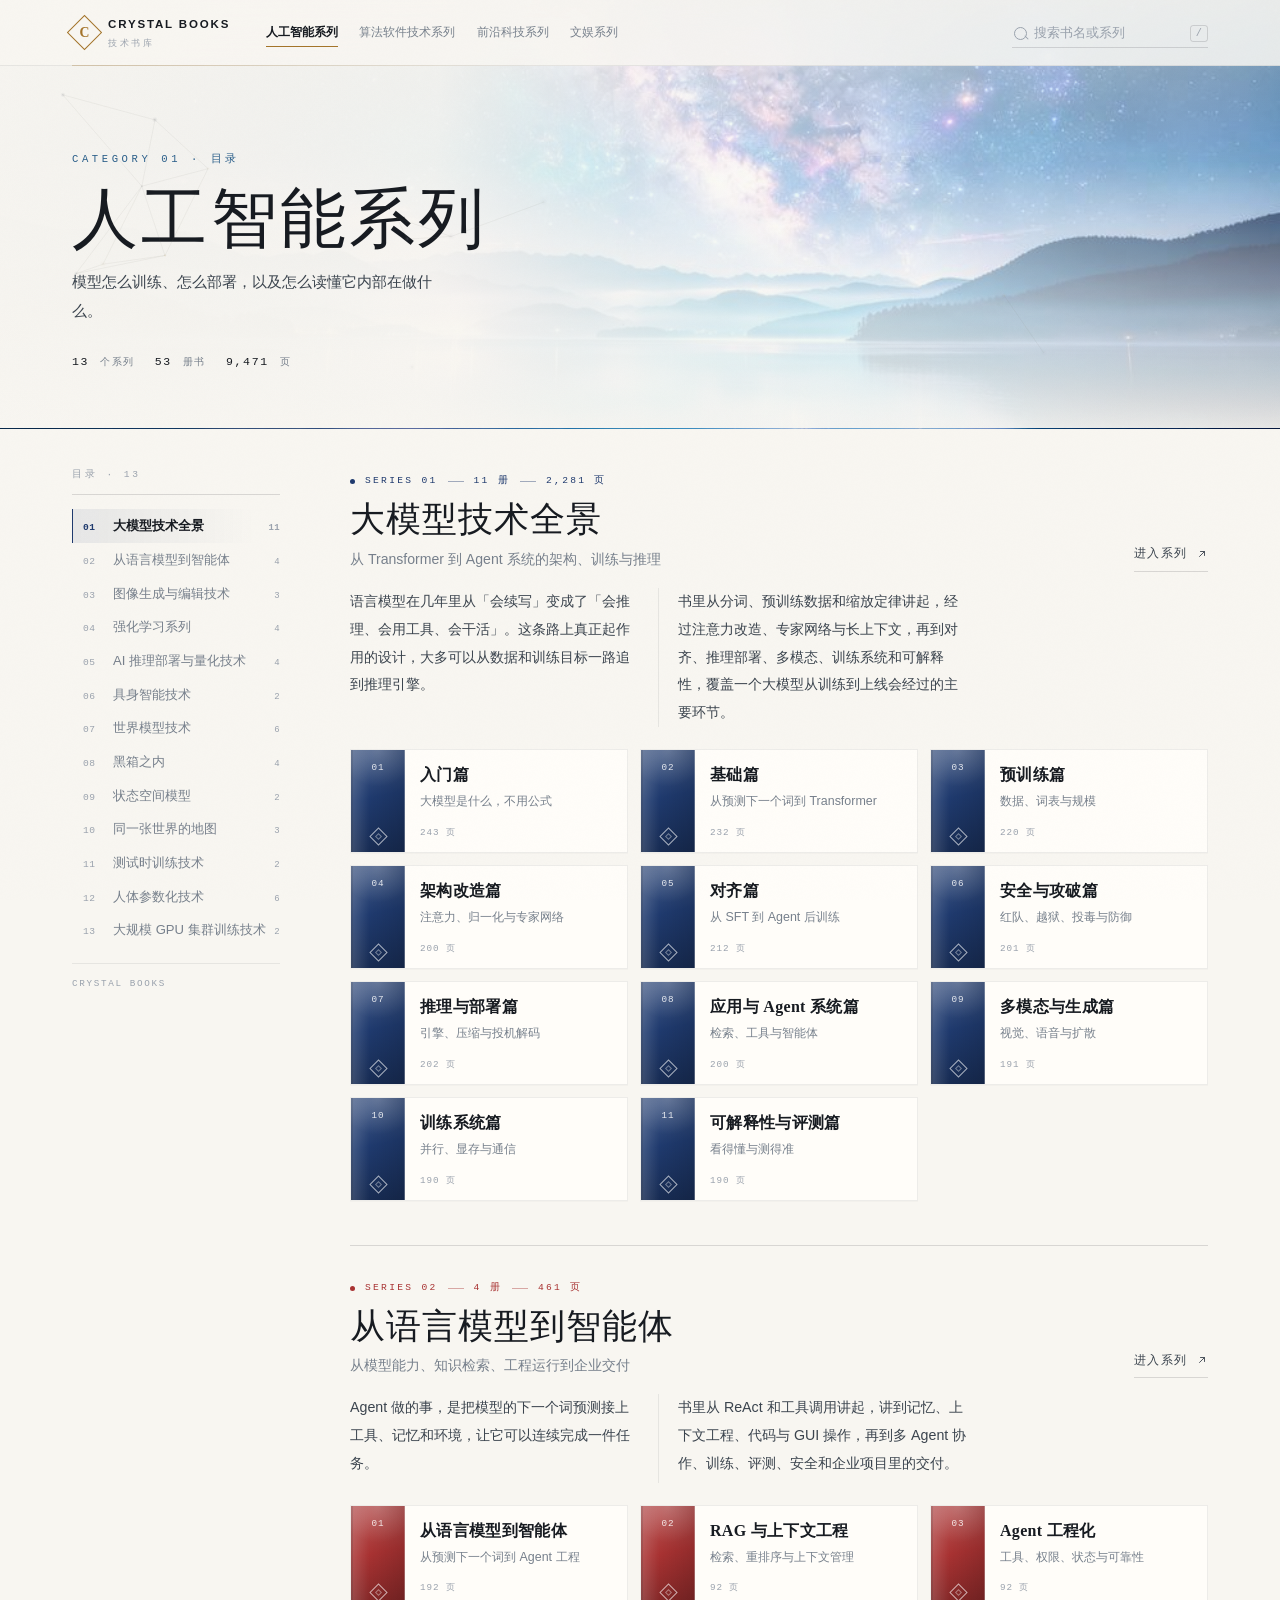
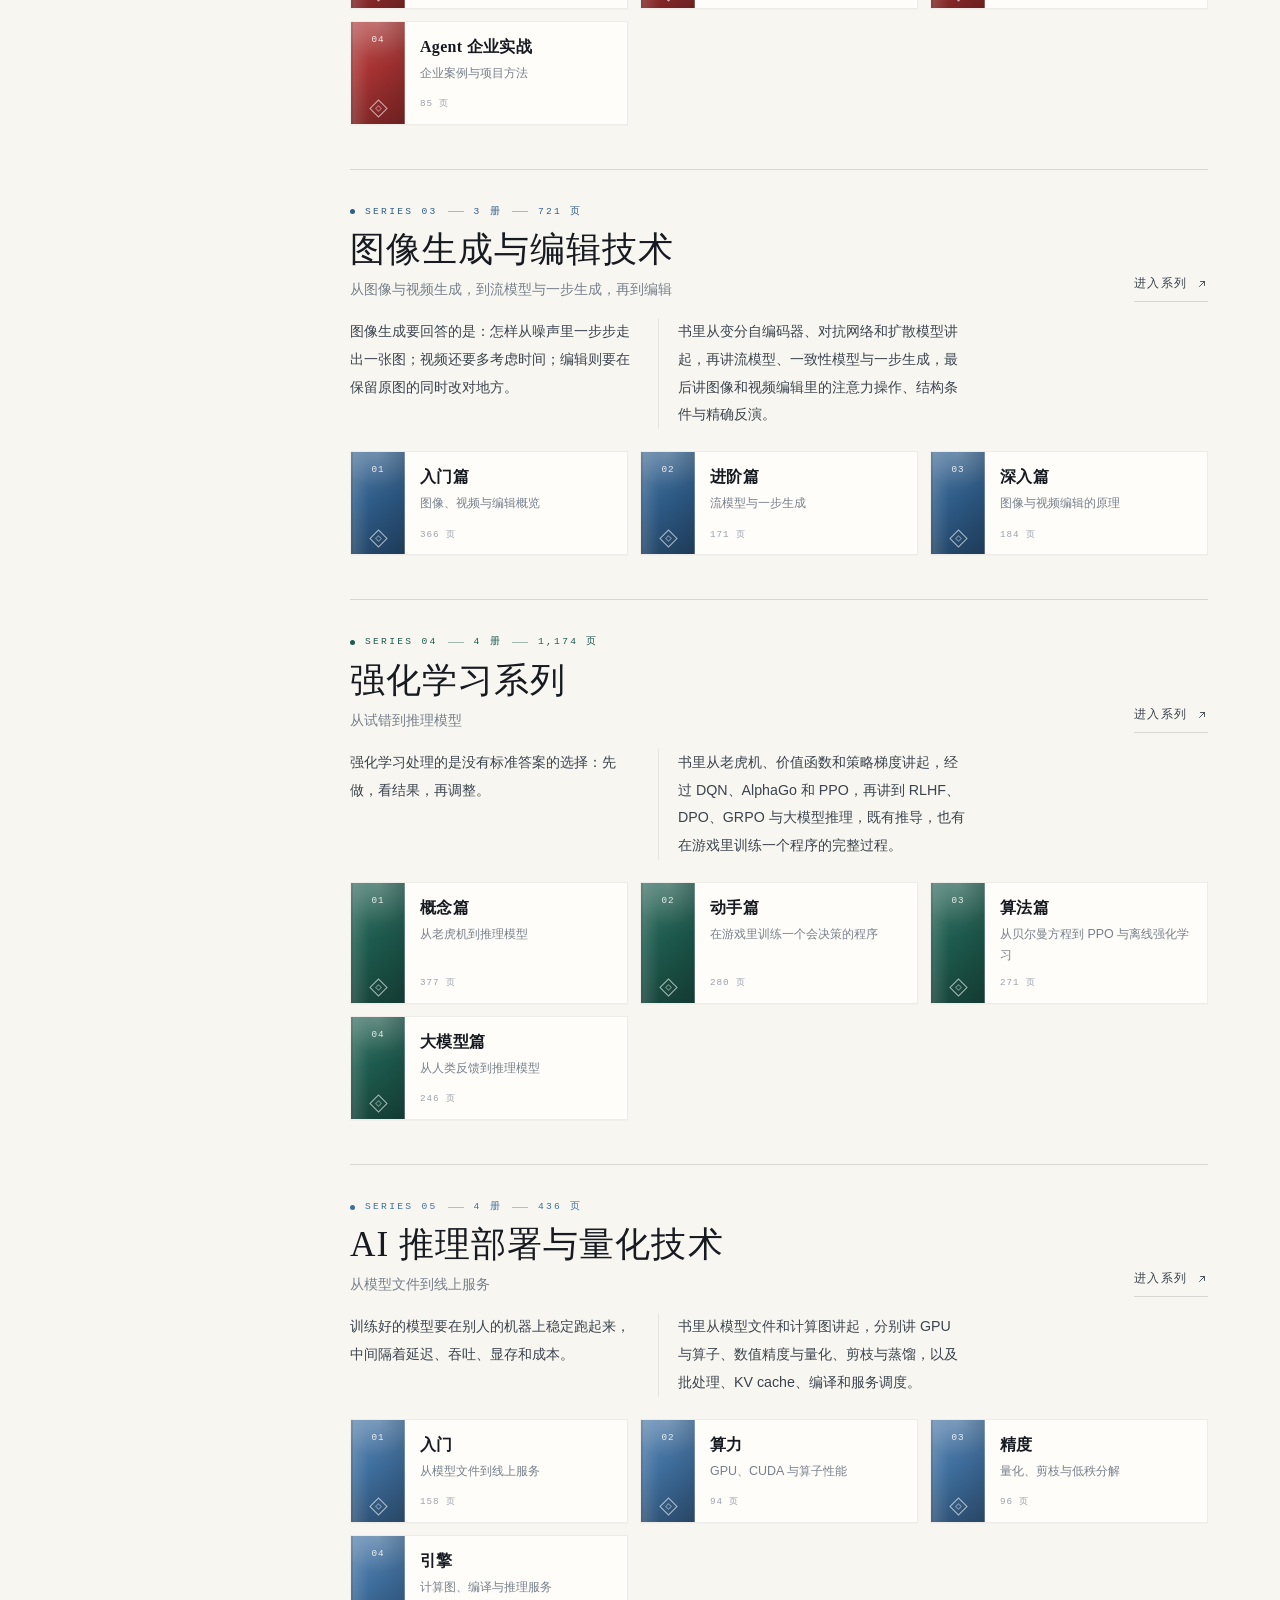
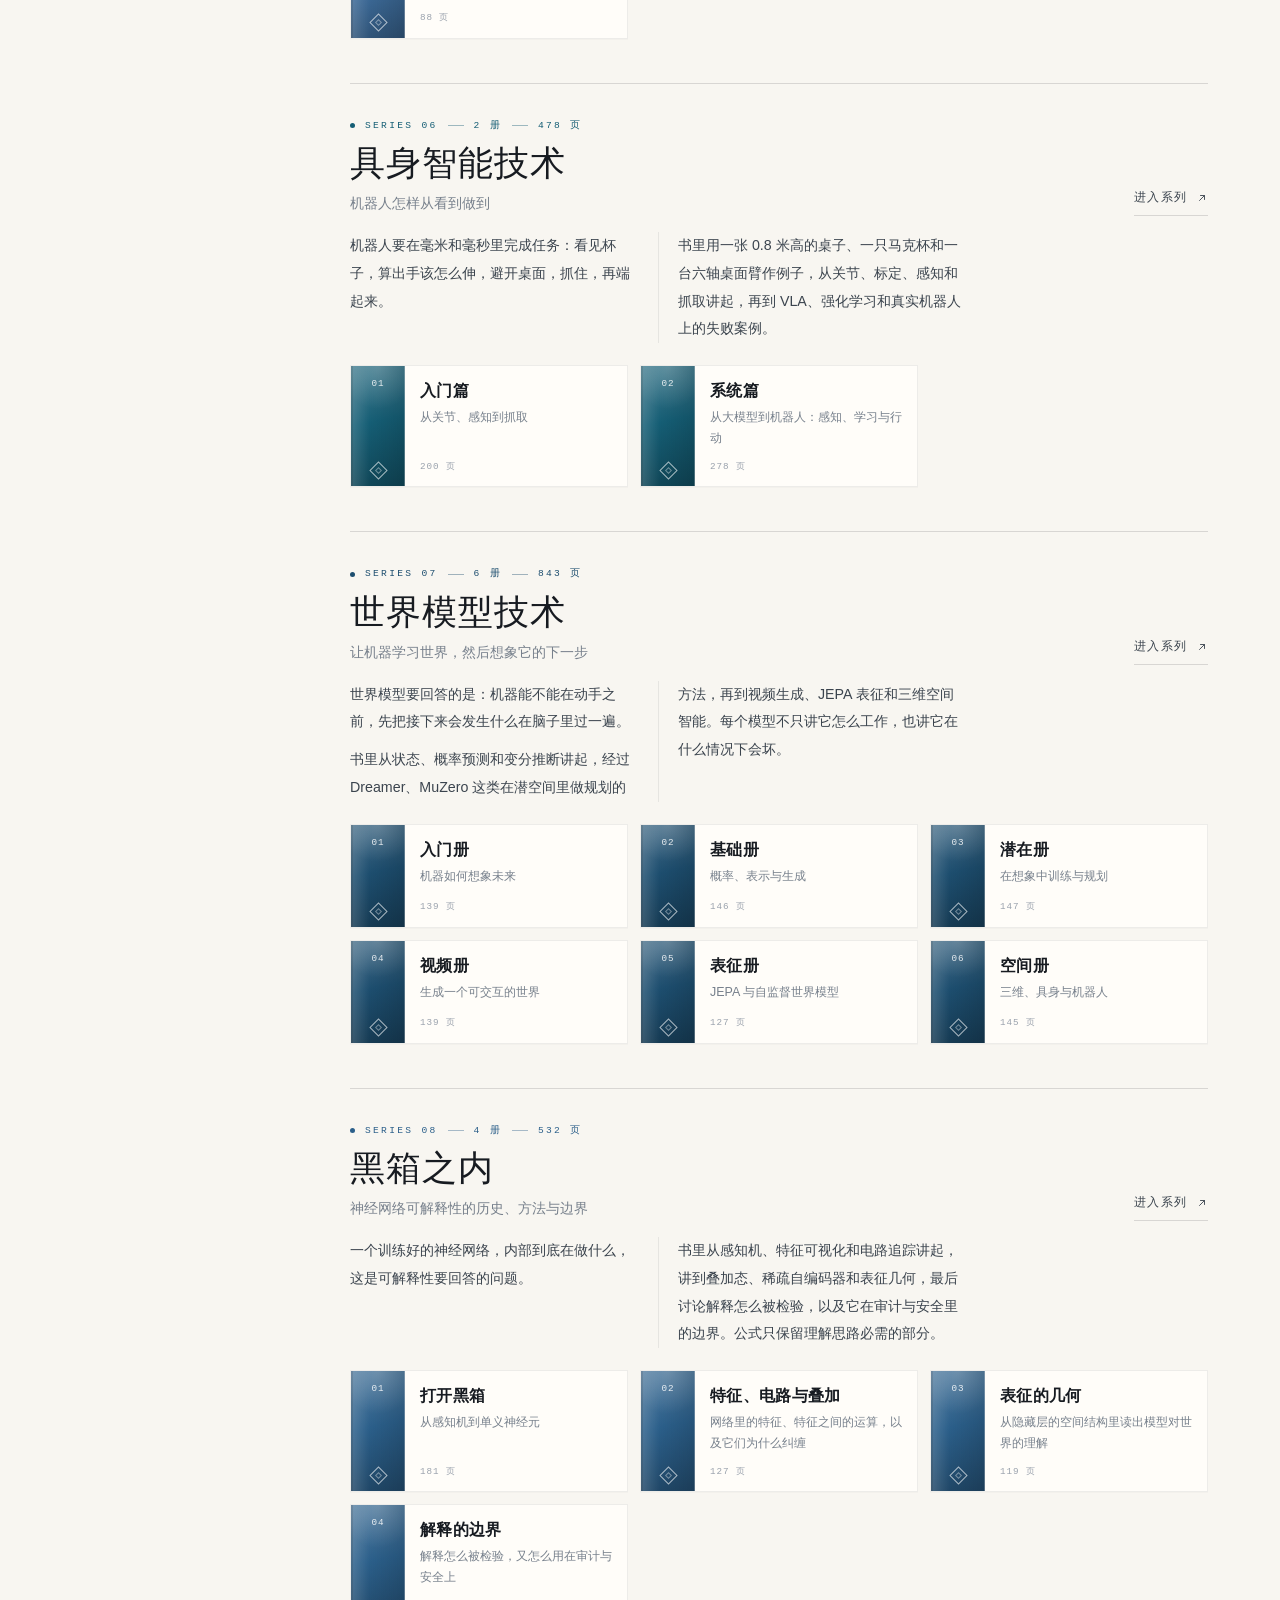
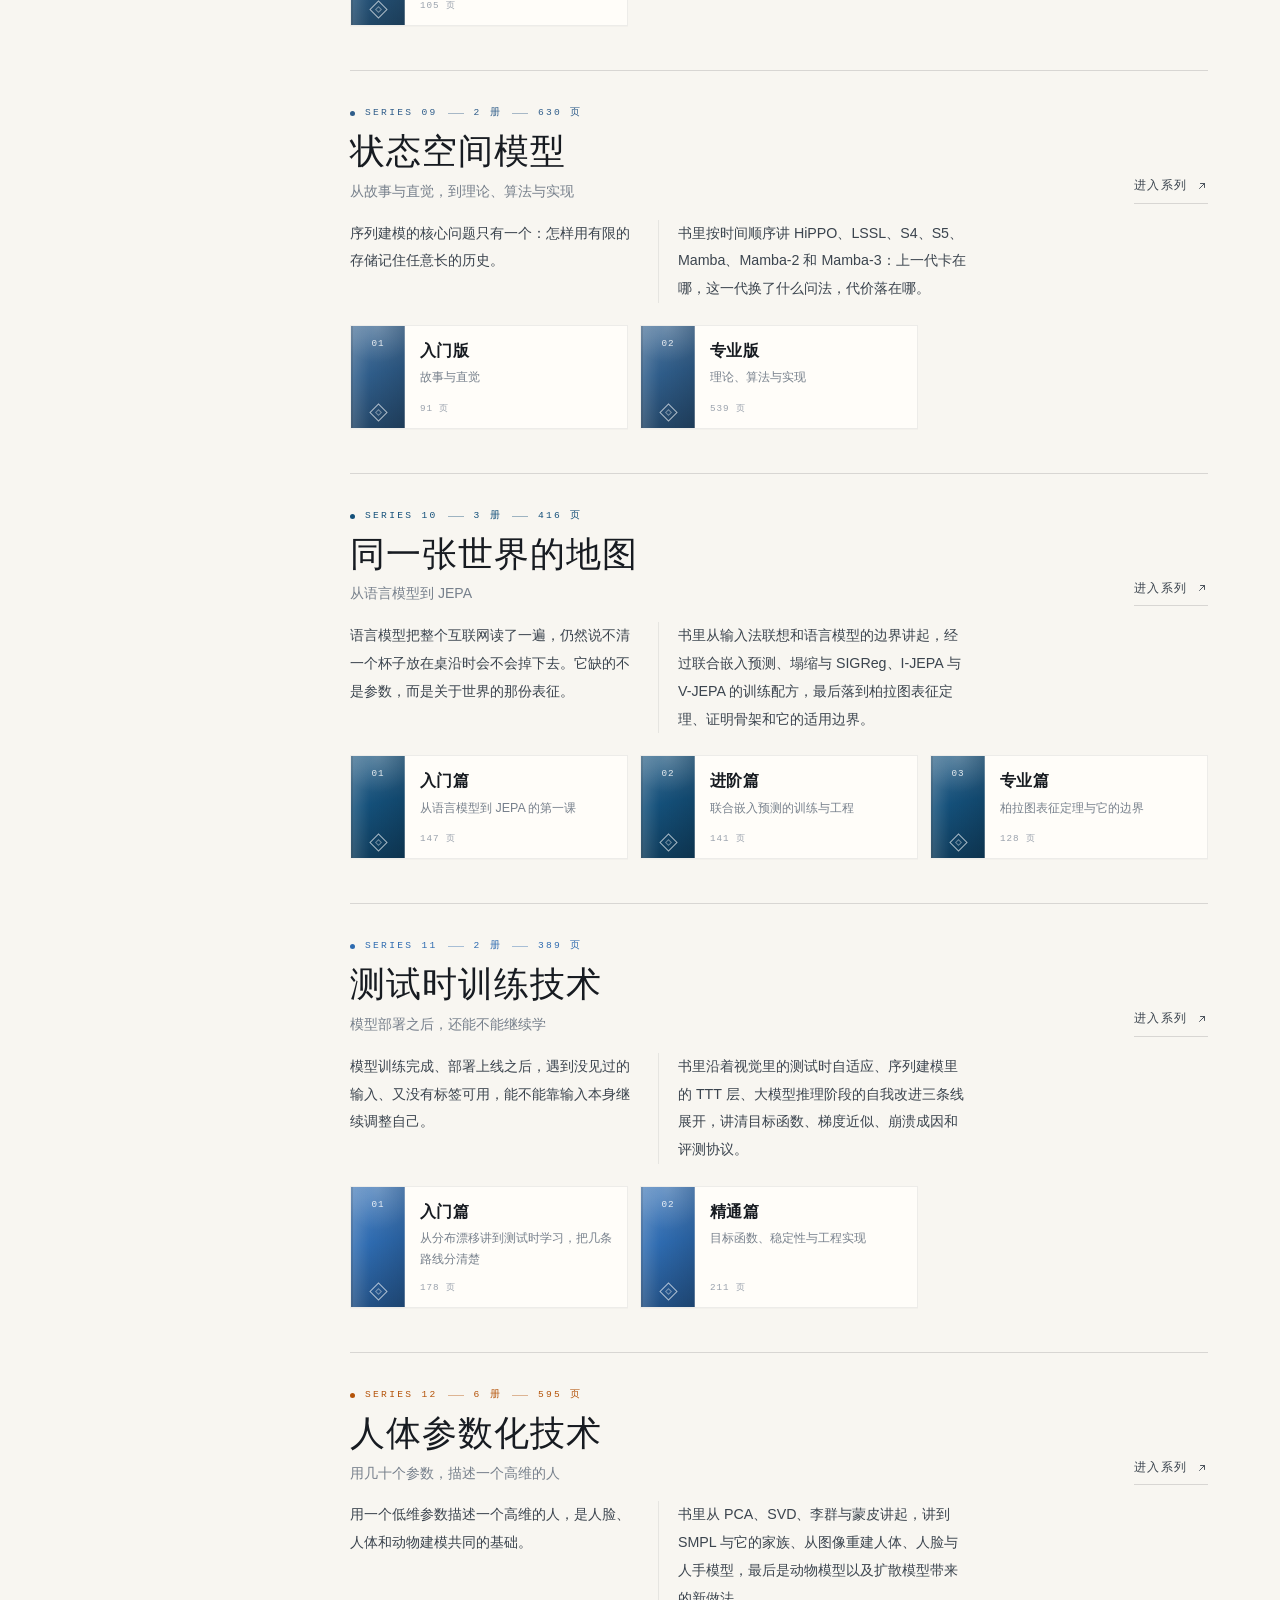
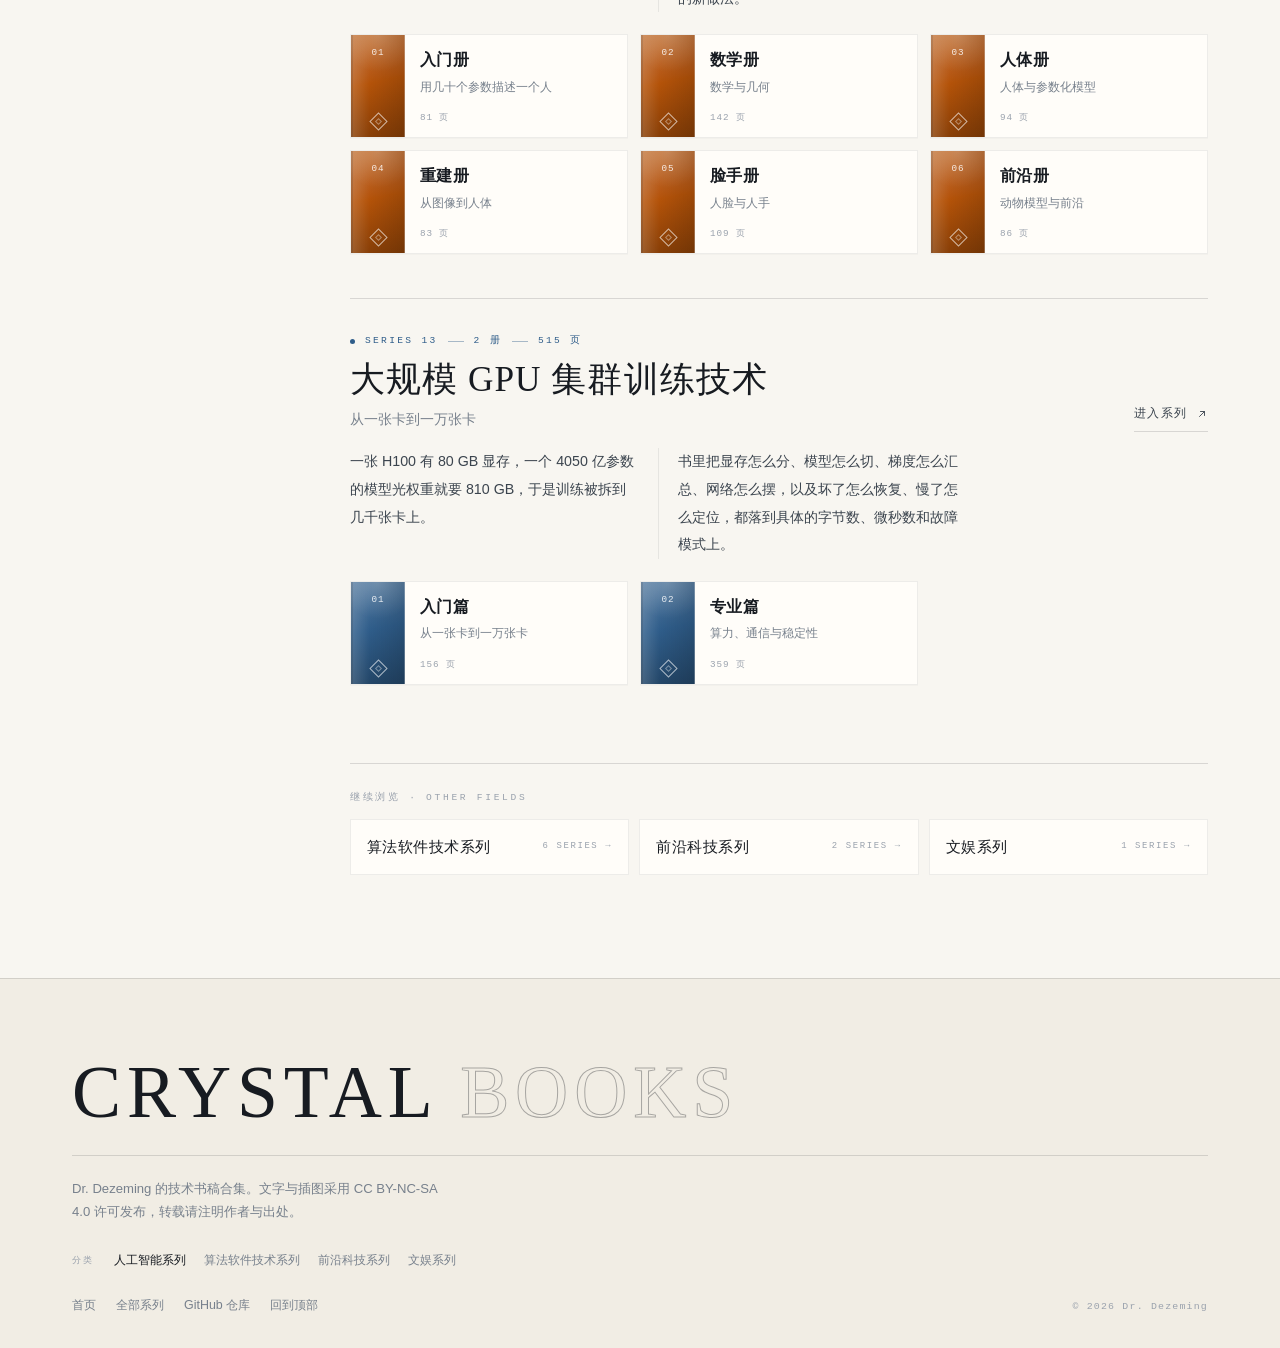
<file: ai.html>
<!DOCTYPE html>
<html lang="zh-CN">
<head>
<meta charset="UTF-8">
<meta name="viewport" content="width=device-width, initial-scale=1">
<title>人工智能系列 · Crystal Books</title>
<meta name="description" content="模型怎么训练、怎么部署，以及怎么读懂它内部在做什么。">
<meta property="og:title" content="人工智能系列 · Crystal Books">
<meta property="og:description" content="模型怎么训练、怎么部署，以及怎么读懂它内部在做什么。">
<meta property="og:type" content="website">
<meta property="og:image" content="https://ai-crystal.github.io/Crystal-Books/assets/hero.jpg">
<meta name="author" content="Dr. Dezeming">
<meta name="theme-color" content="#f8f6f1">
<link rel="icon" href="data:image/svg+xml,%3Csvg xmlns='http://www.w3.org/2000/svg' viewBox='0 0 32 32'%3E%3Crect width='32' height='32' fill='%23f8f6f1'/%3E%3Cpath d='M16 5 25 16 16 27 7 16Z' fill='none' stroke='%23a4742a' stroke-width='1.4'/%3E%3C/svg%3E">
<link rel="stylesheet" href="assets/site.css">
</head>
<body data-page="category" data-cat="ai">
<div id="top"></div>
<header class="nav" id="nav">
  <a class="brand" href="index.html" aria-label="Crystal Books 首页">
    <span class="mark"><span>C</span></span>
    <span class="brand-name">CRYSTAL BOOKS<small>技术书库</small></span>
  </a>
  <nav class="chips" id="chips" aria-label="分类导航"></nav>
  <label class="search">
    <input id="q" type="search" placeholder="搜索书名或系列" autocomplete="off" aria-label="搜索">
    <kbd>/</kbd>
  </label>
</header>

<main>
  <section class="cat-hero" id="cat-hero"></section>
  <div class="cat-body wrap">
    <aside class="rail" id="rail" aria-label="系列目录"></aside>
    <div class="cat-main">
      <p class="search-note" id="search-note"></p>
      <div class="series-list" id="series-list"></div>
      <div class="empty" id="empty">没有找到匹配的书，换个关键词试试。</div>
    </div>
  </div>
</main>

<footer class="footer">
  <div class="wrap footer-inner">
    <p class="footer-word">CRYSTAL <span>BOOKS</span></p>
    <div class="footer-meta">
      <p class="footer-sub">Dr. Dezeming 的技术书稿合集。文字与插图采用 CC BY-NC-SA 4.0 许可发布，转载请注明作者与出处。</p>
      <div class="footer-links">
        <a href="index.html">首页</a>
        <a href="index.html#all-series">全部系列</a>
        <a href="https://github.com/ai-crystal/Crystal-Books" target="_blank" rel="noopener">GitHub 仓库</a>
        <a href="#top">回到顶部</a>
        <span class="footer-copy">© 2026 Dr. Dezeming</span>
      </div>
    </div>
  </div>
</footer>

<button class="to-top" id="to-top" aria-label="回到顶部">
  <svg width="16" height="16" viewBox="0 0 24 24" fill="none" stroke="currentColor" stroke-width="1.8" stroke-linecap="round" stroke-linejoin="round"><path d="M12 19V5M6 11l6-6 6 6"/></svg>
</button>

<script>
window.PAGE = { mode: "category", cat: "ai" };
window.CATEGORIES = [{"id":"ai","name":"人工智能系列","desc":"模型怎么训练、怎么部署，以及怎么读懂它内部在做什么。","color":"#2b5f8a","bg":"assets/bg/04.jpg","wash":0.5},{"id":"software","name":"算法软件技术系列","desc":"渲染、系统、安全，都是要落到代码上的问题。","color":"#8a5a2b","bg":"assets/bg/27.jpg","wash":0.42},{"id":"frontier","name":"前沿科技系列","desc":"量子计算、全脑仿真，以及还在成形的研究方向。","color":"#1f6b63","bg":"assets/bg/03.jpg","wash":0.6},{"id":"culture","name":"文娱系列","desc":"摄影与影像，偏动手，也偏审美。","color":"#8a4a5a","bg":"assets/bg/18.jpg","wash":0.48}];
window.BOOK_DATA = [{"name":"大模型技术全景","chip":"大模型","subtitle":"从 Transformer 到 Agent 系统的架构、训练与推理","intro":["语言模型在几年里从「会续写」变成了「会推理、会用工具、会干活」。这条路上真正起作用的设计，大多可以从数据和训练目标一路追到推理引擎。","书里从分词、预训练数据和缩放定律讲起，经过注意力改造、专家网络与长上下文，再到对齐、推理部署、多模态、训练系统和可解释性，覆盖一个大模型从训练到上线会经过的主要环节。"],"theme":"#1f3a6e","site":"https://ai-crystal.github.io/LLM/","repo":"https://github.com/ai-crystal/LLM","available":true,"pages":2281,"books":[{"title":"入门篇","one":"大模型是什么，不用公式","pages":243,"chapters":22,"url":"https://ai-crystal.github.io/LLM/#/books/v1-intro/README","available":true},{"title":"基础篇","one":"从预测下一个词到 Transformer","pages":232,"chapters":11,"url":"https://ai-crystal.github.io/LLM/#/books/v2-basics/README","available":true},{"title":"预训练篇","one":"数据、词表与规模","pages":220,"chapters":12,"url":"https://ai-crystal.github.io/LLM/#/books/v3-pretrain/README","available":true},{"title":"架构改造篇","one":"注意力、归一化与专家网络","pages":200,"chapters":10,"url":"https://ai-crystal.github.io/LLM/#/books/v4-architecture/README","available":true},{"title":"对齐篇","one":"从 SFT 到 Agent 后训练","pages":212,"chapters":12,"url":"https://ai-crystal.github.io/LLM/#/books/v5-alignment/README","available":true},{"title":"安全与攻破篇","one":"红队、越狱、投毒与防御","pages":201,"chapters":12,"url":"https://ai-crystal.github.io/LLM/#/books/v6-safety/README","available":true},{"title":"推理与部署篇","one":"引擎、压缩与投机解码","pages":202,"chapters":10,"url":"https://ai-crystal.github.io/LLM/#/books/v7-inference/README","available":true},{"title":"应用与 Agent 系统篇","one":"检索、工具与智能体","pages":200,"chapters":10,"url":"https://ai-crystal.github.io/LLM/#/books/v8-apps/README","available":true},{"title":"多模态与生成篇","one":"视觉、语音与扩散","pages":191,"chapters":9,"url":"https://ai-crystal.github.io/LLM/#/books/v9-multimodal/README","available":true},{"title":"训练系统篇","one":"并行、显存与通信","pages":190,"chapters":8,"url":"https://ai-crystal.github.io/LLM/#/books/v10-systems/README","available":true},{"title":"可解释性与评测篇","one":"看得懂与测得准","pages":190,"chapters":8,"url":"https://ai-crystal.github.io/LLM/#/books/v11-interpret/README","available":true}],"cat":"ai","cat_name":"人工智能系列","bg":"assets/bg/01.jpg","wash":0.49},{"name":"从语言模型到智能体","chip":"智能体","subtitle":"从模型能力、知识检索、工程运行到企业交付","intro":["Agent 做的事，是把模型的下一个词预测接上工具、记忆和环境，让它可以连续完成一件任务。","书里从 ReAct 和工具调用讲起，讲到记忆、上下文工程、代码与 GUI 操作，再到多 Agent 协作、训练、评测、安全和企业项目里的交付。"],"theme":"#a83232","site":"https://ai-crystal.github.io/AI-Agent-Learning/","repo":"https://github.com/ai-crystal/AI-Agent-Learning","available":true,"pages":461,"books":[{"title":"从语言模型到智能体","one":"从预测下一个词到 Agent 工程","pages":192,"chapters":17,"url":"https://ai-crystal.github.io/AI-Agent-Learning/#/books/ai-agent-foundations/README","available":true},{"title":"RAG 与上下文工程","one":"检索、重排序与上下文管理","pages":92,"chapters":11,"url":"https://ai-crystal.github.io/AI-Agent-Learning/#/books/rag-context-rerank/README","available":true},{"title":"Agent 工程化","one":"工具、权限、状态与可靠性","pages":92,"chapters":11,"url":"https://ai-crystal.github.io/AI-Agent-Learning/#/books/agent-engineering/README","available":true},{"title":"Agent 企业实战","one":"企业案例与项目方法","pages":85,"chapters":11,"url":"https://ai-crystal.github.io/AI-Agent-Learning/#/books/agent-enterprise-cases/README","available":true}],"cat":"ai","cat_name":"人工智能系列","bg":"assets/bg/02.jpg","wash":0.35},{"name":"图像生成与编辑技术","chip":"图像生成","subtitle":"从图像与视频生成，到流模型与一步生成，再到编辑","intro":["图像生成要回答的是：怎样从噪声里一步步走出一张图；视频还要多考虑时间；编辑则要在保留原图的同时改对地方。","书里从变分自编码器、对抗网络和扩散模型讲起，再讲流模型、一致性模型与一步生成，最后讲图像和视频编辑里的注意力操作、结构条件与精确反演。"],"theme":"#2f5d8a","site":"https://ai-crystal.github.io/Image-Video-Generation-Editing/","repo":"https://github.com/ai-crystal/Image-Video-Generation-Editing","available":true,"pages":721,"books":[{"title":"入门篇","one":"图像、视频与编辑概览","pages":366,"chapters":25,"url":"https://ai-crystal.github.io/Image-Video-Generation-Editing/#/books/beginner/README","available":true},{"title":"进阶篇","one":"流模型与一步生成","pages":171,"chapters":12,"url":"https://ai-crystal.github.io/Image-Video-Generation-Editing/#/books/advanced/README","available":true},{"title":"深入篇","one":"图像与视频编辑的原理","pages":184,"chapters":12,"url":"https://ai-crystal.github.io/Image-Video-Generation-Editing/#/books/editing/README","available":true}],"cat":"ai","cat_name":"人工智能系列","bg":"assets/bg/03.jpg","wash":0.55},{"name":"强化学习系列","chip":"强化学习","subtitle":"从试错到推理模型","intro":["强化学习处理的是没有标准答案的选择：先做，看结果，再调整。","书里从老虎机、价值函数和策略梯度讲起，经过 DQN、AlphaGo 和 PPO，再讲到 RLHF、DPO、GRPO 与大模型推理，既有推导，也有在游戏里训练一个程序的完整过程。"],"theme":"#1e5c4f","site":"https://ai-crystal.github.io/Reinforcement-Learning/","repo":"https://github.com/ai-crystal/Reinforcement-Learning","available":true,"pages":1174,"books":[{"title":"概念篇","one":"从老虎机到推理模型","pages":377,"chapters":21,"url":"https://ai-crystal.github.io/Reinforcement-Learning/#/books/concepts/README","available":true},{"title":"动手篇","one":"在游戏里训练一个会决策的程序","pages":280,"chapters":19,"url":"https://ai-crystal.github.io/Reinforcement-Learning/#/books/hands-on/README","available":true},{"title":"算法篇","one":"从贝尔曼方程到 PPO 与离线强化学习","pages":271,"chapters":20,"url":"https://ai-crystal.github.io/Reinforcement-Learning/#/books/algorithms/README","available":true},{"title":"大模型篇","one":"从人类反馈到推理模型","pages":246,"chapters":19,"url":"https://ai-crystal.github.io/Reinforcement-Learning/#/books/llm-rl/README","available":true}],"cat":"ai","cat_name":"人工智能系列","bg":"assets/bg/04.jpg","wash":0.45},{"name":"AI 推理部署与量化技术","chip":"推理部署","subtitle":"从模型文件到线上服务","intro":["训练好的模型要在别人的机器上稳定跑起来，中间隔着延迟、吞吐、显存和成本。","书里从模型文件和计算图讲起，分别讲 GPU 与算子、数值精度与量化、剪枝与蒸馏，以及批处理、KV cache、编译和服务调度。"],"theme":"#3f6f9f","site":"https://ai-crystal.github.io/AI-Quantification-Deployment/","repo":"https://github.com/ai-crystal/AI-Quantification-Deployment","available":true,"pages":436,"books":[{"title":"入门","one":"从模型文件到线上服务","pages":158,"chapters":28,"url":"https://ai-crystal.github.io/AI-Quantification-Deployment/#/books/intro/README","available":true},{"title":"算力","one":"GPU、CUDA 与算子性能","pages":94,"chapters":14,"url":"https://ai-crystal.github.io/AI-Quantification-Deployment/#/books/compute/README","available":true},{"title":"精度","one":"量化、剪枝与低秩分解","pages":96,"chapters":15,"url":"https://ai-crystal.github.io/AI-Quantification-Deployment/#/books/precision/README","available":true},{"title":"引擎","one":"计算图、编译与推理服务","pages":88,"chapters":14,"url":"https://ai-crystal.github.io/AI-Quantification-Deployment/#/books/engine/README","available":true}],"cat":"ai","cat_name":"人工智能系列","bg":"assets/bg/05.jpg","wash":0.49},{"name":"具身智能技术","chip":"具身智能","subtitle":"机器人怎样从看到做到","intro":["机器人要在毫米和毫秒里完成任务：看见杯子，算出手该怎么伸，避开桌面，抓住，再端起来。","书里用一张 0.8 米高的桌子、一只马克杯和一台六轴桌面臂作例子，从关节、标定、感知和抓取讲起，再到 VLA、强化学习和真实机器人上的失败案例。"],"theme":"#155e75","site":"https://ai-crystal.github.io/Embodied-AI/","repo":"https://github.com/ai-crystal/Embodied-AI","available":true,"pages":478,"books":[{"title":"入门篇","one":"从关节、感知到抓取","pages":200,"chapters":18,"url":"https://ai-crystal.github.io/Embodied-AI/#/books/intro/README","available":true},{"title":"系统篇","one":"从大模型到机器人：感知、学习与行动","pages":278,"chapters":21,"url":"https://ai-crystal.github.io/Embodied-AI/#/books/system/README","available":true}],"cat":"ai","cat_name":"人工智能系列","bg":"assets/bg/06.jpg","wash":0.46},{"name":"世界模型技术","chip":"世界模型","subtitle":"让机器学习世界，然后想象它的下一步","intro":["世界模型要回答的是：机器能不能在动手之前，先把接下来会发生什么在脑子里过一遍。","书里从状态、概率预测和变分推断讲起，经过 Dreamer、MuZero 这类在潜空间里做规划的方法，再到视频生成、JEPA 表征和三维空间智能。每个模型不只讲它怎么工作，也讲它在什么情况下会坏。"],"theme":"#1d4e6f","site":"https://ai-crystal.github.io/World-Model/","repo":"https://github.com/ai-crystal/World-Model","available":true,"pages":843,"books":[{"title":"入门册","one":"机器如何想象未来","pages":139,"chapters":10,"url":"https://ai-crystal.github.io/World-Model/#/books/intro/README","available":true},{"title":"基础册","one":"概率、表示与生成","pages":146,"chapters":10,"url":"https://ai-crystal.github.io/World-Model/#/books/foundations/README","available":true},{"title":"潜在册","one":"在想象中训练与规划","pages":147,"chapters":10,"url":"https://ai-crystal.github.io/World-Model/#/books/latent/README","available":true},{"title":"视频册","one":"生成一个可交互的世界","pages":139,"chapters":10,"url":"https://ai-crystal.github.io/World-Model/#/books/video/README","available":true},{"title":"表征册","one":"JEPA 与自监督世界模型","pages":127,"chapters":9,"url":"https://ai-crystal.github.io/World-Model/#/books/jepa/README","available":true},{"title":"空间册","one":"三维、具身与机器人","pages":145,"chapters":10,"url":"https://ai-crystal.github.io/World-Model/#/books/spatial/README","available":true}],"cat":"ai","cat_name":"人工智能系列","bg":"assets/bg/07.jpg","wash":0.32},{"name":"黑箱之内","chip":"黑箱之内","subtitle":"神经网络可解释性的历史、方法与边界","intro":["一个训练好的神经网络，内部到底在做什么，这是可解释性要回答的问题。","书里从感知机、特征可视化和电路追踪讲起，讲到叠加态、稀疏自编码器和表征几何，最后讨论解释怎么被检验，以及它在审计与安全里的边界。公式只保留理解思路必需的部分。"],"theme":"#2b5f8a","site":"https://ai-crystal.github.io/Interpretable-NN/","repo":"https://github.com/ai-crystal/Interpretable-NN","available":true,"pages":532,"books":[{"title":"打开黑箱","one":"从感知机到单义神经元","pages":181,"chapters":19,"url":"https://ai-crystal.github.io/Interpretable-NN/#/books/v1-seeing-the-black-box/README","available":true},{"title":"特征、电路与叠加","one":"网络里的特征、特征之间的运算，以及它们为什么纠缠","pages":127,"chapters":13,"url":"https://ai-crystal.github.io/Interpretable-NN/#/books/v2-features-circuits/README","available":true},{"title":"表征的几何","one":"从隐藏层的空间结构里读出模型对世界的理解","pages":119,"chapters":11,"url":"https://ai-crystal.github.io/Interpretable-NN/#/books/v3-geometry-of-representation/README","available":true},{"title":"解释的边界","one":"解释怎么被检验，又怎么用在审计与安全上","pages":105,"chapters":11,"url":"https://ai-crystal.github.io/Interpretable-NN/#/books/v4-limits-of-explanation/README","available":true}],"cat":"ai","cat_name":"人工智能系列","bg":"assets/bg/08.jpg","wash":0.42},{"name":"状态空间模型","chip":"状态空间","subtitle":"从故事与直觉，到理论、算法与实现","intro":["序列建模的核心问题只有一个：怎样用有限的存储记住任意长的历史。","书里按时间顺序讲 HiPPO、LSSL、S4、S5、Mamba、Mamba-2 和 Mamba-3：上一代卡在哪，这一代换了什么问法，代价落在哪。"],"theme":"#2f5d8a","site":"https://ai-crystal.github.io/Mamba/","repo":"https://github.com/ai-crystal/Mamba","available":true,"pages":630,"books":[{"title":"入门版","one":"故事与直觉","pages":91,"chapters":14,"url":"https://ai-crystal.github.io/Mamba/#/books/intro/README","available":true},{"title":"专业版","one":"理论、算法与实现","pages":539,"chapters":35,"url":"https://ai-crystal.github.io/Mamba/#/books/pro/README","available":true}],"cat":"ai","cat_name":"人工智能系列","bg":"assets/bg/09.jpg","wash":0.29},{"name":"同一张世界的地图","chip":"JEPA","subtitle":"从语言模型到 JEPA","intro":["语言模型把整个互联网读了一遍，仍然说不清一个杯子放在桌沿时会不会掉下去。它缺的不是参数，而是关于世界的那份表征。","书里从输入法联想和语言模型的边界讲起，经过联合嵌入预测、塌缩与 SIGReg、I-JEPA 与 V-JEPA 的训练配方，最后落到柏拉图表征定理、证明骨架和它的适用边界。"],"theme":"#14507a","site":"https://ai-crystal.github.io/JEPA-World-Knowledge-Model/","repo":"https://github.com/ai-crystal/JEPA-World-Knowledge-Model","available":true,"pages":416,"books":[{"title":"入门篇","one":"从语言模型到 JEPA 的第一课","pages":147,"chapters":13,"url":"https://ai-crystal.github.io/JEPA-World-Knowledge-Model/#/books/basics/README","available":true},{"title":"进阶篇","one":"联合嵌入预测的训练与工程","pages":141,"chapters":12,"url":"https://ai-crystal.github.io/JEPA-World-Knowledge-Model/#/books/practice/README","available":true},{"title":"专业篇","one":"柏拉图表征定理与它的边界","pages":128,"chapters":11,"url":"https://ai-crystal.github.io/JEPA-World-Knowledge-Model/#/books/theory/README","available":true}],"cat":"ai","cat_name":"人工智能系列","bg":"assets/bg/10.jpg","wash":0.33},{"name":"测试时训练技术","chip":"测试时训练技术","subtitle":"模型部署之后，还能不能继续学","intro":["模型训练完成、部署上线之后，遇到没见过的输入、又没有标签可用，能不能靠输入本身继续调整自己。","书里沿着视觉里的测试时自适应、序列建模里的 TTT 层、大模型推理阶段的自我改进三条线展开，讲清目标函数、梯度近似、崩溃成因和评测协议。"],"theme":"#2e6bb0","site":"https://ai-crystal.github.io/Test-Time-Training/","repo":"https://github.com/ai-crystal/Test-Time-Training","available":true,"pages":389,"books":[{"title":"入门篇","one":"从分布漂移讲到测试时学习，把几条路线分清楚","pages":178,"chapters":11,"url":"https://ai-crystal.github.io/Test-Time-Training/#/books/beginner/README","available":true},{"title":"精通篇","one":"目标函数、稳定性与工程实现","pages":211,"chapters":12,"url":"https://ai-crystal.github.io/Test-Time-Training/#/books/mastery/README","available":true}],"cat":"ai","cat_name":"人工智能系列","bg":"assets/bg/11.jpg","wash":0.34},{"name":"人体参数化技术","chip":"人体参数化","subtitle":"用几十个参数，描述一个高维的人","intro":["用一个低维参数描述一个高维的人，是人脸、人体和动物建模共同的基础。","书里从 PCA、SVD、李群与蒙皮讲起，讲到 SMPL 与它的家族、从图像重建人体、人脸与人手模型，最后是动物模型以及扩散模型带来的新做法。"],"theme":"#b45309","site":"https://ai-crystal.github.io/Human-body-Param/","repo":"https://github.com/ai-crystal/Human-body-Param","available":true,"pages":595,"books":[{"title":"入门册","one":"用几十个参数描述一个人","pages":81,"chapters":8,"url":"https://ai-crystal.github.io/Human-body-Param/#/books/intro/README","available":true},{"title":"数学册","one":"数学与几何","pages":142,"chapters":7,"url":"https://ai-crystal.github.io/Human-body-Param/#/books/math/README","available":true},{"title":"人体册","one":"人体与参数化模型","pages":94,"chapters":4,"url":"https://ai-crystal.github.io/Human-body-Param/#/books/body/README","available":true},{"title":"重建册","one":"从图像到人体","pages":83,"chapters":5,"url":"https://ai-crystal.github.io/Human-body-Param/#/books/recon/README","available":true},{"title":"脸手册","one":"人脸与人手","pages":109,"chapters":7,"url":"https://ai-crystal.github.io/Human-body-Param/#/books/face-hand/README","available":true},{"title":"前沿册","one":"动物模型与前沿","pages":86,"chapters":5,"url":"https://ai-crystal.github.io/Human-body-Param/#/books/frontier/README","available":true}],"cat":"ai","cat_name":"人工智能系列","bg":"assets/bg/12.jpg","wash":0.26},{"name":"大规模 GPU 集群训练技术","chip":"GPU 集群","subtitle":"从一张卡到一万张卡","intro":["一张 H100 有 80 GB 显存，一个 4050 亿参数的模型光权重就要 810 GB，于是训练被拆到几千张卡上。","书里把显存怎么分、模型怎么切、梯度怎么汇总、网络怎么摆，以及坏了怎么恢复、慢了怎么定位，都落到具体的字节数、微秒数和故障模式上。"],"theme":"#2f5d8a","site":"https://ai-crystal.github.io/GPU-Cluster-Training/","repo":"https://github.com/ai-crystal/GPU-Cluster-Training","available":true,"pages":515,"books":[{"title":"入门篇","one":"从一张卡到一万张卡","pages":156,"chapters":15,"url":"https://ai-crystal.github.io/GPU-Cluster-Training/#/books/intro/README","available":true},{"title":"专业篇","one":"算力、通信与稳定性","pages":359,"chapters":28,"url":"https://ai-crystal.github.io/GPU-Cluster-Training/#/books/pro/README","available":true}],"cat":"ai","cat_name":"人工智能系列","bg":"assets/bg/13.jpg","wash":0.24},{"name":"专业级渲染技术","chip":"渲染","subtitle":"材质、光学与几何的渲染实现","intro":["一个材质为什么长成那个公式，公式里的每一项在物理上对应什么，换到另一种材料上哪些假设会碎掉。","书里从 Fresnel、微表面、能量补偿和分层采样这些共同基础讲起，再分别讲布料、毛发、次表面散射、光谱、各向异性金属、体素、波动光学、蓄水池重采样，以及符号距离场和电磁场。"],"theme":"#b5651d","site":"https://ai-crystal.github.io/Rendering-Technique/","repo":"https://github.com/ai-crystal/Rendering-Technique","available":true,"pages":1065,"books":[{"title":"材质渲染的骨架","one":"微表面、Fresnel、能量补偿、分层与采样","pages":77,"chapters":14,"url":"https://ai-crystal.github.io/Rendering-Technique/#/books/beginner/README","available":true},{"title":"布料渲染","one":"纤维散射、纱线模型、sheen 与薄织物透射","pages":79,"chapters":12,"url":"https://ai-crystal.github.io/Rendering-Technique/#/books/cloth/README","available":true},{"title":"毛发渲染","one":"Marschner 模型、双散射、远距离 LOD 与采样","pages":64,"chapters":10,"url":"https://ai-crystal.github.io/Rendering-Technique/#/books/hair/README","available":true},{"title":"次表面散射与 BSSRDF","one":"辐射传输、扩散近似、偶极子、随机游走","pages":112,"chapters":22,"url":"https://ai-crystal.github.io/Rendering-Technique/#/books/sss/README","available":true},{"title":"光谱渲染","one":"光子与相干、上采样、神经基底、色散与荧光","pages":126,"chapters":20,"url":"https://ai-crystal.github.io/Rendering-Technique/#/books/spectral/README","available":true},{"title":"各向异性金属","one":"复折射率、各向异性 GGX、拉丝与氧化层","pages":59,"chapters":9,"url":"https://ai-crystal.github.io/Rendering-Technique/#/books/aniso-metal/README","available":true},{"title":"体素渲染","one":"稀疏体素、体素化、锥追踪与体素光照","pages":58,"chapters":9,"url":"https://ai-crystal.github.io/Rendering-Technique/#/books/voxel/README","available":true},{"title":"波动光学渲染","one":"衍射、薄膜干涉、结构色与偏振","pages":71,"chapters":10,"url":"https://ai-crystal.github.io/Rendering-Technique/#/books/wave-optics/README","available":true},{"title":"基于储蓄池的渲染","one":"MIS、带权蓄水池、RIS、ReSTIR 与 GRIS","pages":94,"chapters":15,"url":"https://ai-crystal.github.io/Rendering-Technique/#/books/reservoir/README","available":true},{"title":"符号距离场与渲染","one":"从距离函数到光线步进与全局光照","pages":95,"chapters":18,"url":"https://ai-crystal.github.io/Rendering-Technique/#/books/sdf/README","available":true},{"title":"从初高中物理到麦克斯韦方程组","one":"一步一步推出电磁场","pages":230,"chapters":28,"url":"https://ai-crystal.github.io/Rendering-Technique/#/books/physics/README","available":true}],"cat":"software","cat_name":"算法软件技术系列","bg":"assets/bg/14.jpg","wash":0.24},{"name":"HDR 技术系列","chip":"HDR","subtitle":"从像素到眼睛，再到色彩科学与工程实现","intro":["HDR 牵涉显示、内容、色彩和接口几个环节，任何一个环节没对上，画面就会不对。","书里从 SDR 的来历、亮度和色域讲起，讲到 PQ 与 HLG、HDR10 与杜比视界、面板与背光、接口与元数据，再往色彩测量、色貌模型和色域映射里走。"],"theme":"#1f5e8c","site":"https://ai-crystal.github.io/HDR-Learning/","repo":"https://github.com/ai-crystal/HDR-Learning","available":true,"pages":652,"books":[{"title":"入门篇","one":"HDR 超详解：从像素到眼睛的完整指南","pages":214,"chapters":20,"url":"https://ai-crystal.github.io/HDR-Learning/#/books/beginner/README","available":true},{"title":"色彩科学篇","one":"从颜色测量到色貌与色域映射","pages":214,"chapters":12,"url":"https://ai-crystal.github.io/HDR-Learning/#/books/color-science/README","available":true},{"title":"HDR 技术篇","one":"传递函数、元数据、映射与显示","pages":224,"chapters":12,"url":"https://ai-crystal.github.io/HDR-Learning/#/books/hdr-tech/README","available":true}],"cat":"software","cat_name":"算法软件技术系列","bg":"assets/bg/15.jpg","wash":0.3},{"name":"物理模拟技术","chip":"物理模拟","subtitle":"把连续的世界切成计算机算得动的块","intro":["旗子被风吹起、墙塌下来、组织受压回弹，背后是同一件事：把物理定律离散化，在有限的时间里算出来。","书里从向量、旋转、积分和线性求解讲起，分别处理刚体、布料、流体、颗粒与雪，再讲到 GPU 上的数据布局、稀疏网格和可微物理。每类方法都讲它为什么长成这样、在什么地方会失效。"],"theme":"#1d4e5f","site":"https://ai-crystal.github.io/Physics-Simulation/","repo":"https://github.com/ai-crystal/Physics-Simulation","available":true,"pages":1024,"books":[{"title":"入门篇","one":"从抛物线到可微世界","pages":109,"chapters":12,"url":"https://ai-crystal.github.io/Physics-Simulation/#/books/intro/README","available":true},{"title":"数学基础","one":"描述运动与变形的语言","pages":117,"chapters":12,"url":"https://ai-crystal.github.io/Physics-Simulation/#/books/math/README","available":true},{"title":"刚体与碰撞","one":"让物体撞在一起","pages":137,"chapters":12,"url":"https://ai-crystal.github.io/Physics-Simulation/#/books/rigid/README","available":true},{"title":"柔体、布料与断裂","one":"会皱、会断、会回弹","pages":152,"chapters":12,"url":"https://ai-crystal.github.io/Physics-Simulation/#/books/deform/README","available":true},{"title":"流体、烟火与水面","one":"把连续介质装进格子","pages":110,"chapters":13,"url":"https://ai-crystal.github.io/Physics-Simulation/#/books/fluid/README","available":true},{"title":"颗粒、雪与物质点法","one":"沙、雪、泡沫与岩浆","pages":132,"chapters":11,"url":"https://ai-crystal.github.io/Physics-Simulation/#/books/particle/README","available":true},{"title":"高性能实现与 GPU 并行","one":"一帧十六毫秒的预算","pages":122,"chapters":11,"url":"https://ai-crystal.github.io/Physics-Simulation/#/books/gpu/README","available":true},{"title":"可微物理与神经模拟","one":"让梯度穿过时间","pages":145,"chapters":12,"url":"https://ai-crystal.github.io/Physics-Simulation/#/books/diff/README","available":true}],"cat":"software","cat_name":"算法软件技术系列","bg":"assets/bg/16.jpg","wash":0.34},{"name":"大型软件开发技术","chip":"大型软件","subtitle":"从二十行 C++ 代码到一个可交付的插件系统","intro":["一段二十行的 C++ 程序，怎样长成能加载插件、能隔离故障、能打包更新的系统。","书里从拆函数、装插件和定契约讲起，往下是命名冲突、故障隔离、进程边界、组件模板、灰度发布，最后是二十三种设计模式。"],"theme":"#1f3a5f","site":"https://ai-crystal.github.io/Large-scale-software-Introduction/","repo":"https://github.com/ai-crystal/Large-scale-software-Introduction","available":true,"pages":672,"books":[{"title":"入门篇","one":"用 C++ 从二十行代码到一个插件系统","pages":142,"chapters":12,"url":"https://ai-crystal.github.io/Large-scale-software-Introduction/#/books/vol1-basics/README","available":true},{"title":"架构篇","one":"可扩展系统的内核、契约与协作机制","pages":147,"chapters":11,"url":"https://ai-crystal.github.io/Large-scale-software-Introduction/#/books/vol2-architecture/README","available":true},{"title":"工程篇","one":"组件模板、分发生态与稳定运行","pages":145,"chapters":11,"url":"https://ai-crystal.github.io/Large-scale-software-Introduction/#/books/vol3-engineering/README","available":true},{"title":"模式篇","one":"二十三种可复用的解法","pages":238,"chapters":23,"url":"https://ai-crystal.github.io/Large-scale-software-Introduction/#/books/vol4-patterns/README","available":true}],"cat":"software","cat_name":"算法软件技术系列","bg":"assets/bg/17.jpg","wash":0.4},{"name":"远程之门","chip":"远程之门","subtitle":"远程操作的技术细节","intro":["从一条 ssh 登录到几百 TB 的对象存储，再到把程序做成别人能用的服务。","书里从地址、端口、域名和 ssh 讲起，经过堡垒机、对象存储、隧道和长任务，再拆开 SSH 的线格式、密钥交换、签名与证书链。"],"theme":"#1f5e8c","site":"https://ai-crystal.github.io/Remote-operation-technology/","repo":"https://github.com/ai-crystal/Remote-operation-technology","available":true,"pages":378,"books":[{"title":"入门册","one":"远程操作入门","pages":119,"chapters":23,"url":"https://ai-crystal.github.io/Remote-operation-technology/#/books/beginner/README","available":true},{"title":"进阶册","one":"远程操作的技术细节","pages":200,"chapters":18,"url":"https://ai-crystal.github.io/Remote-operation-technology/#/books/intermediate/README","available":true},{"title":"深入册","one":"协议、密码学与实现细节","pages":59,"chapters":6,"url":"https://ai-crystal.github.io/Remote-operation-technology/#/books/deep/README","available":true}],"cat":"software","cat_name":"算法软件技术系列","bg":"assets/bg/18.jpg","wash":0.43},{"name":"黑客技术与安全原理","chip":"黑客","subtitle":"一套讲攻防原理的中文技术书","intro":["入侵往往不是攻破哪一道密码，而是让一台只会照做指令的机器执行了一段原本不属于它的指令。","书里从 1971 年第一只会自我复制的程序讲到今天的勒索产业，从晶体管、内存和系统调用讲到栈溢出、中间人攻击与供应链投毒，再落到虚拟机靶场里的侦察、验证、利用、提权和应急响应。"],"theme":"#0f5c5c","site":"https://ai-crystal.github.io/Hacker-Techniques/","repo":"https://github.com/ai-crystal/Hacker-Techniques","available":true,"pages":800,"books":[{"title":"入门篇","one":"从病毒史到今天的攻防","pages":325,"chapters":30,"url":"https://ai-crystal.github.io/Hacker-Techniques/#/books/beginner/README","available":true},{"title":"理论篇","one":"漏洞、内存与协议的深层结构","pages":236,"chapters":22,"url":"https://ai-crystal.github.io/Hacker-Techniques/#/books/theory/README","available":true},{"title":"实战篇","one":"从靶场到真实对抗","pages":239,"chapters":24,"url":"https://ai-crystal.github.io/Hacker-Techniques/#/books/practice/README","available":true}],"cat":"software","cat_name":"算法软件技术系列","bg":"assets/bg/19.jpg","wash":0.21},{"name":"量子技术","chip":"量子","subtitle":"从黑体辐射到量子芯片","intro":["量子技术不只是量子计算。它还涉及通信、精密测量、器件和纠错。","书里从黑体辐射、双缝和单光子讲起，经过量子比特、量子门与算法，再到超导、离子、原子、光子这些硬件平台，以及纠错、通信和量子网络。"],"theme":"#103257","site":"https://ai-crystal.github.io/Quantum-Technology/","repo":"https://github.com/ai-crystal/Quantum-Technology","available":true,"pages":533,"books":[{"title":"量子技术入门","one":"从黑体辐射到量子芯片","pages":71,"chapters":18,"url":"https://ai-crystal.github.io/Quantum-Technology/#/books/intro/README","available":true},{"title":"量子力学与实验基础","one":"从双缝到单光子","pages":106,"chapters":20,"url":"https://ai-crystal.github.io/Quantum-Technology/#/books/foundations/README","available":true},{"title":"量子计算与算法","one":"从量子比特到因式分解","pages":102,"chapters":19,"url":"https://ai-crystal.github.io/Quantum-Technology/#/books/computing/README","available":true},{"title":"量子器件与硬件平台","one":"超导、离子、原子与光子","pages":96,"chapters":19,"url":"https://ai-crystal.github.io/Quantum-Technology/#/books/devices/README","available":true},{"title":"量子纠错与容错","one":"从重复码到表面码","pages":81,"chapters":15,"url":"https://ai-crystal.github.io/Quantum-Technology/#/books/qec/README","available":true},{"title":"量子通信与量子网络","one":"从 BB84 到量子互联网","pages":77,"chapters":15,"url":"https://ai-crystal.github.io/Quantum-Technology/#/books/network/README","available":true}],"cat":"frontier","cat_name":"前沿科技系列","bg":"assets/bg/20.jpg","wash":0.19},{"name":"全脑仿真","chip":"全脑仿真","subtitle":"从果蝇大脑到数字心智","intro":["2024 年，一只成年果蝇的完整大脑被逐突触地测绘出来，约 13.9 万个神经元、5000 万个连接。有人把这套接线图接到计算模型上，让它在虚拟身体里走动、理毛、靠近食物。","书里从神经元、神经信号和成像技术讲起，经过连接组学的历史与现状，再讨论怎样把一张接线图变成可求解的方程、怎样评估仿真是否可信。"],"theme":"#2f5d72","site":"https://ai-crystal.github.io/Brain-Connectivity-Simulation/","repo":"https://github.com/ai-crystal/Brain-Connectivity-Simulation","available":true,"pages":269,"books":[{"title":"从神经元到果蝇大脑","one":"从一只果蝇的脑讲起，把全脑仿真的来龙去脉说清楚","pages":143,"chapters":13,"url":"https://ai-crystal.github.io/Brain-Connectivity-Simulation/#/books/intro/README","available":true},{"title":"连接组、动力学与仿真","one":"把接线图写成方程，再把方程跑起来","pages":126,"chapters":12,"url":"https://ai-crystal.github.io/Brain-Connectivity-Simulation/#/books/theory/README","available":true}],"cat":"frontier","cat_name":"前沿科技系列","bg":"assets/bg/21.jpg","wash":0.25},{"name":"光的语言","chip":"摄影","subtitle":"摄影技术系统教程","intro":["摄影从光进入相机开始。光圈、快门、感光度决定曝光，镜头和焦距决定视角，光线、色彩和构图决定画面最后的样子。","书里依次讲对焦、测光、镜头、白平衡、构图、闪光和后期，再落到人像、风光、街头、静物这些具体题材，最后是器材选择与色彩管理。"],"theme":"#23507a","site":"https://dezeming.github.io/photography-book/","repo":"","available":false,"pages":104,"books":[{"title":"光的语言","one":"摄影技术系统教程","pages":104,"chapters":20,"url":"","available":false}],"cat":"culture","cat_name":"文娱系列","bg":"assets/bg/22.jpg","wash":0.49}];
</script>
<script src="assets/site.js"></script>
<script src="assets/fx.js" defer></script>
</body>
</html>
</file>
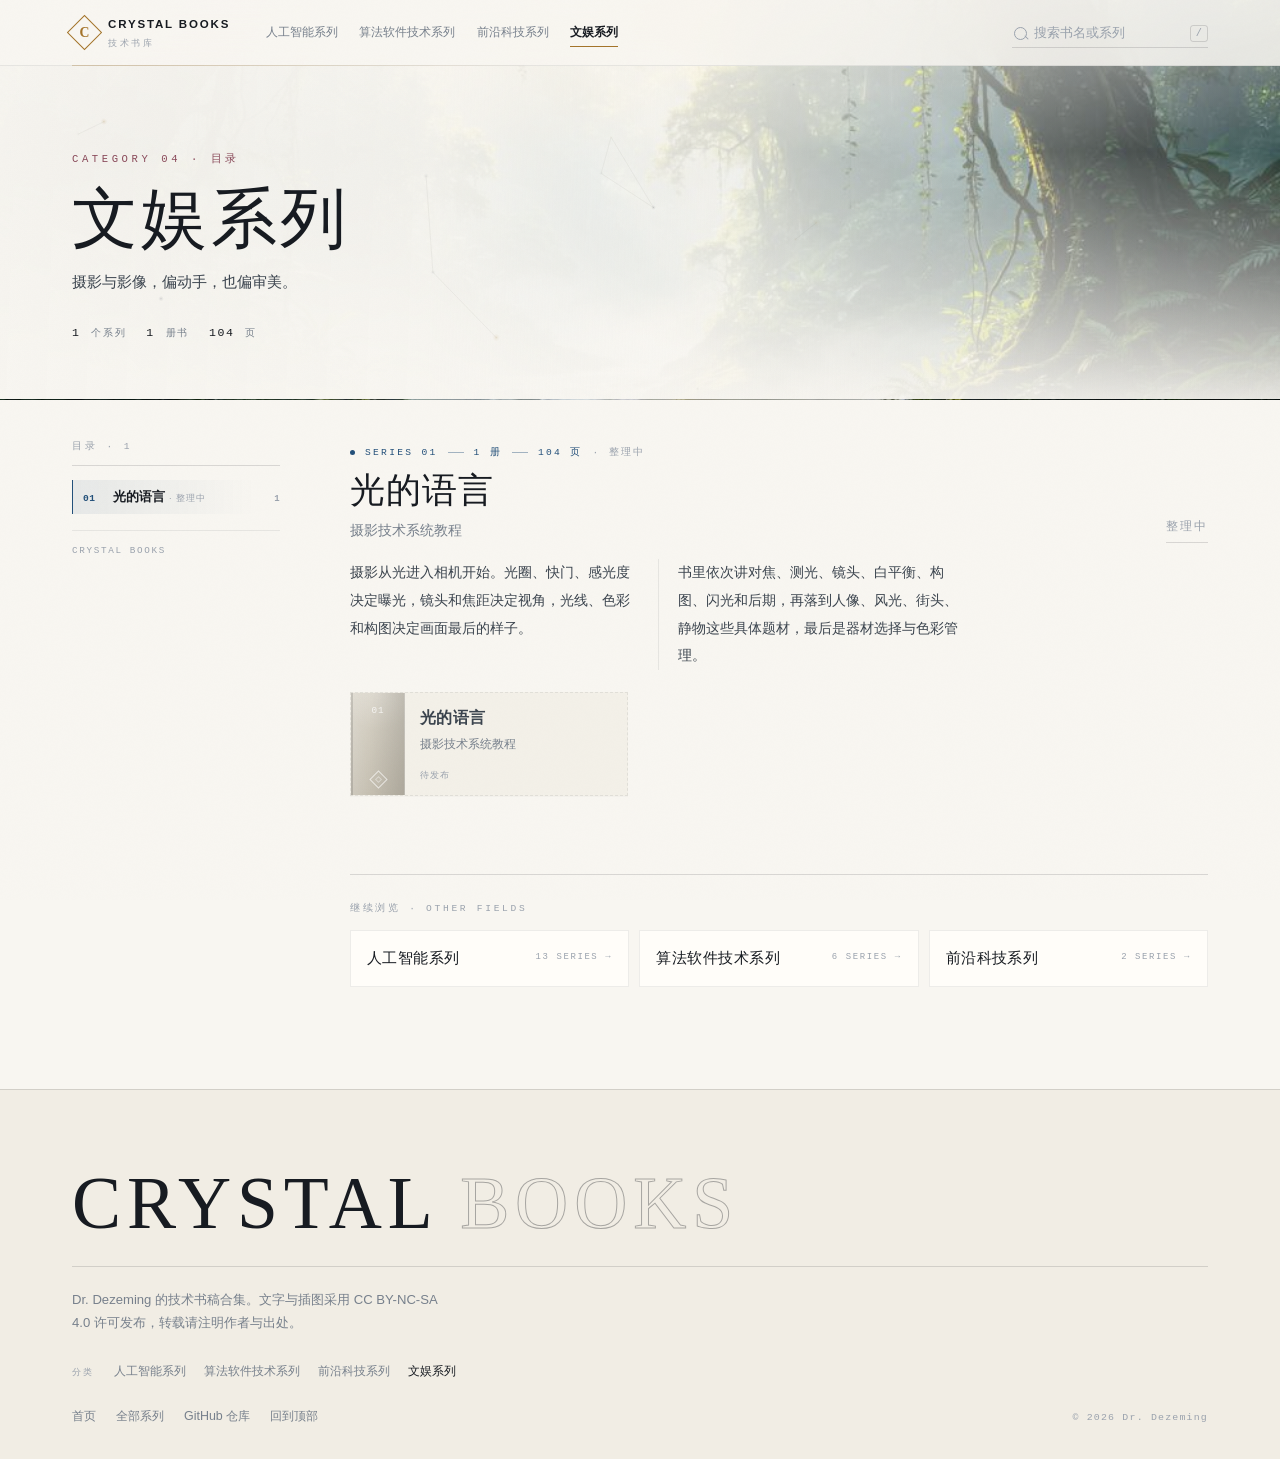
<file: culture.html>
<!DOCTYPE html>
<html lang="zh-CN">
<head>
<meta charset="UTF-8">
<meta name="viewport" content="width=device-width, initial-scale=1">
<title>文娱系列 · Crystal Books</title>
<meta name="description" content="摄影与影像，偏动手，也偏审美。">
<meta property="og:title" content="文娱系列 · Crystal Books">
<meta property="og:description" content="摄影与影像，偏动手，也偏审美。">
<meta property="og:type" content="website">
<meta property="og:image" content="https://ai-crystal.github.io/Crystal-Books/assets/hero.jpg">
<meta name="author" content="Dr. Dezeming">
<meta name="theme-color" content="#f8f6f1">
<link rel="icon" href="data:image/svg+xml,%3Csvg xmlns='http://www.w3.org/2000/svg' viewBox='0 0 32 32'%3E%3Crect width='32' height='32' fill='%23f8f6f1'/%3E%3Cpath d='M16 5 25 16 16 27 7 16Z' fill='none' stroke='%23a4742a' stroke-width='1.4'/%3E%3C/svg%3E">
<link rel="stylesheet" href="assets/site.css">
</head>
<body data-page="category" data-cat="culture">
<div id="top"></div>
<header class="nav" id="nav">
  <a class="brand" href="index.html" aria-label="Crystal Books 首页">
    <span class="mark"><span>C</span></span>
    <span class="brand-name">CRYSTAL BOOKS<small>技术书库</small></span>
  </a>
  <nav class="chips" id="chips" aria-label="分类导航"></nav>
  <label class="search">
    <input id="q" type="search" placeholder="搜索书名或系列" autocomplete="off" aria-label="搜索">
    <kbd>/</kbd>
  </label>
</header>

<main>
  <section class="cat-hero" id="cat-hero"></section>
  <div class="cat-body wrap">
    <aside class="rail" id="rail" aria-label="系列目录"></aside>
    <div class="cat-main">
      <p class="search-note" id="search-note"></p>
      <div class="series-list" id="series-list"></div>
      <div class="empty" id="empty">没有找到匹配的书，换个关键词试试。</div>
    </div>
  </div>
</main>

<footer class="footer">
  <div class="wrap footer-inner">
    <p class="footer-word">CRYSTAL <span>BOOKS</span></p>
    <div class="footer-meta">
      <p class="footer-sub">Dr. Dezeming 的技术书稿合集。文字与插图采用 CC BY-NC-SA 4.0 许可发布，转载请注明作者与出处。</p>
      <div class="footer-links">
        <a href="index.html">首页</a>
        <a href="index.html#all-series">全部系列</a>
        <a href="https://github.com/ai-crystal/Crystal-Books" target="_blank" rel="noopener">GitHub 仓库</a>
        <a href="#top">回到顶部</a>
        <span class="footer-copy">© 2026 Dr. Dezeming</span>
      </div>
    </div>
  </div>
</footer>

<button class="to-top" id="to-top" aria-label="回到顶部">
  <svg width="16" height="16" viewBox="0 0 24 24" fill="none" stroke="currentColor" stroke-width="1.8" stroke-linecap="round" stroke-linejoin="round"><path d="M12 19V5M6 11l6-6 6 6"/></svg>
</button>

<script>
window.PAGE = { mode: "category", cat: "culture" };
window.CATEGORIES = [{"id":"ai","name":"人工智能系列","desc":"模型怎么训练、怎么部署，以及怎么读懂它内部在做什么。","color":"#2b5f8a","bg":"assets/bg/04.jpg","wash":0.5},{"id":"software","name":"算法软件技术系列","desc":"渲染、系统、安全，都是要落到代码上的问题。","color":"#8a5a2b","bg":"assets/bg/27.jpg","wash":0.42},{"id":"frontier","name":"前沿科技系列","desc":"量子计算、全脑仿真，以及还在成形的研究方向。","color":"#1f6b63","bg":"assets/bg/03.jpg","wash":0.6},{"id":"culture","name":"文娱系列","desc":"摄影与影像，偏动手，也偏审美。","color":"#8a4a5a","bg":"assets/bg/18.jpg","wash":0.48}];
window.BOOK_DATA = [{"name":"大模型技术全景","chip":"大模型","subtitle":"从 Transformer 到 Agent 系统的架构、训练与推理","intro":["语言模型在几年里从「会续写」变成了「会推理、会用工具、会干活」。这条路上真正起作用的设计，大多可以从数据和训练目标一路追到推理引擎。","书里从分词、预训练数据和缩放定律讲起，经过注意力改造、专家网络与长上下文，再到对齐、推理部署、多模态、训练系统和可解释性，覆盖一个大模型从训练到上线会经过的主要环节。"],"theme":"#1f3a6e","site":"https://ai-crystal.github.io/LLM/","repo":"https://github.com/ai-crystal/LLM","available":true,"pages":2281,"books":[{"title":"入门篇","one":"大模型是什么，不用公式","pages":243,"chapters":22,"url":"https://ai-crystal.github.io/LLM/#/books/v1-intro/README","available":true},{"title":"基础篇","one":"从预测下一个词到 Transformer","pages":232,"chapters":11,"url":"https://ai-crystal.github.io/LLM/#/books/v2-basics/README","available":true},{"title":"预训练篇","one":"数据、词表与规模","pages":220,"chapters":12,"url":"https://ai-crystal.github.io/LLM/#/books/v3-pretrain/README","available":true},{"title":"架构改造篇","one":"注意力、归一化与专家网络","pages":200,"chapters":10,"url":"https://ai-crystal.github.io/LLM/#/books/v4-architecture/README","available":true},{"title":"对齐篇","one":"从 SFT 到 Agent 后训练","pages":212,"chapters":12,"url":"https://ai-crystal.github.io/LLM/#/books/v5-alignment/README","available":true},{"title":"安全与攻破篇","one":"红队、越狱、投毒与防御","pages":201,"chapters":12,"url":"https://ai-crystal.github.io/LLM/#/books/v6-safety/README","available":true},{"title":"推理与部署篇","one":"引擎、压缩与投机解码","pages":202,"chapters":10,"url":"https://ai-crystal.github.io/LLM/#/books/v7-inference/README","available":true},{"title":"应用与 Agent 系统篇","one":"检索、工具与智能体","pages":200,"chapters":10,"url":"https://ai-crystal.github.io/LLM/#/books/v8-apps/README","available":true},{"title":"多模态与生成篇","one":"视觉、语音与扩散","pages":191,"chapters":9,"url":"https://ai-crystal.github.io/LLM/#/books/v9-multimodal/README","available":true},{"title":"训练系统篇","one":"并行、显存与通信","pages":190,"chapters":8,"url":"https://ai-crystal.github.io/LLM/#/books/v10-systems/README","available":true},{"title":"可解释性与评测篇","one":"看得懂与测得准","pages":190,"chapters":8,"url":"https://ai-crystal.github.io/LLM/#/books/v11-interpret/README","available":true}],"cat":"ai","cat_name":"人工智能系列","bg":"assets/bg/01.jpg","wash":0.49},{"name":"从语言模型到智能体","chip":"智能体","subtitle":"从模型能力、知识检索、工程运行到企业交付","intro":["Agent 做的事，是把模型的下一个词预测接上工具、记忆和环境，让它可以连续完成一件任务。","书里从 ReAct 和工具调用讲起，讲到记忆、上下文工程、代码与 GUI 操作，再到多 Agent 协作、训练、评测、安全和企业项目里的交付。"],"theme":"#a83232","site":"https://ai-crystal.github.io/AI-Agent-Learning/","repo":"https://github.com/ai-crystal/AI-Agent-Learning","available":true,"pages":461,"books":[{"title":"从语言模型到智能体","one":"从预测下一个词到 Agent 工程","pages":192,"chapters":17,"url":"https://ai-crystal.github.io/AI-Agent-Learning/#/books/ai-agent-foundations/README","available":true},{"title":"RAG 与上下文工程","one":"检索、重排序与上下文管理","pages":92,"chapters":11,"url":"https://ai-crystal.github.io/AI-Agent-Learning/#/books/rag-context-rerank/README","available":true},{"title":"Agent 工程化","one":"工具、权限、状态与可靠性","pages":92,"chapters":11,"url":"https://ai-crystal.github.io/AI-Agent-Learning/#/books/agent-engineering/README","available":true},{"title":"Agent 企业实战","one":"企业案例与项目方法","pages":85,"chapters":11,"url":"https://ai-crystal.github.io/AI-Agent-Learning/#/books/agent-enterprise-cases/README","available":true}],"cat":"ai","cat_name":"人工智能系列","bg":"assets/bg/02.jpg","wash":0.35},{"name":"图像生成与编辑技术","chip":"图像生成","subtitle":"从图像与视频生成，到流模型与一步生成，再到编辑","intro":["图像生成要回答的是：怎样从噪声里一步步走出一张图；视频还要多考虑时间；编辑则要在保留原图的同时改对地方。","书里从变分自编码器、对抗网络和扩散模型讲起，再讲流模型、一致性模型与一步生成，最后讲图像和视频编辑里的注意力操作、结构条件与精确反演。"],"theme":"#2f5d8a","site":"https://ai-crystal.github.io/Image-Video-Generation-Editing/","repo":"https://github.com/ai-crystal/Image-Video-Generation-Editing","available":true,"pages":721,"books":[{"title":"入门篇","one":"图像、视频与编辑概览","pages":366,"chapters":25,"url":"https://ai-crystal.github.io/Image-Video-Generation-Editing/#/books/beginner/README","available":true},{"title":"进阶篇","one":"流模型与一步生成","pages":171,"chapters":12,"url":"https://ai-crystal.github.io/Image-Video-Generation-Editing/#/books/advanced/README","available":true},{"title":"深入篇","one":"图像与视频编辑的原理","pages":184,"chapters":12,"url":"https://ai-crystal.github.io/Image-Video-Generation-Editing/#/books/editing/README","available":true}],"cat":"ai","cat_name":"人工智能系列","bg":"assets/bg/03.jpg","wash":0.55},{"name":"强化学习系列","chip":"强化学习","subtitle":"从试错到推理模型","intro":["强化学习处理的是没有标准答案的选择：先做，看结果，再调整。","书里从老虎机、价值函数和策略梯度讲起，经过 DQN、AlphaGo 和 PPO，再讲到 RLHF、DPO、GRPO 与大模型推理，既有推导，也有在游戏里训练一个程序的完整过程。"],"theme":"#1e5c4f","site":"https://ai-crystal.github.io/Reinforcement-Learning/","repo":"https://github.com/ai-crystal/Reinforcement-Learning","available":true,"pages":1174,"books":[{"title":"概念篇","one":"从老虎机到推理模型","pages":377,"chapters":21,"url":"https://ai-crystal.github.io/Reinforcement-Learning/#/books/concepts/README","available":true},{"title":"动手篇","one":"在游戏里训练一个会决策的程序","pages":280,"chapters":19,"url":"https://ai-crystal.github.io/Reinforcement-Learning/#/books/hands-on/README","available":true},{"title":"算法篇","one":"从贝尔曼方程到 PPO 与离线强化学习","pages":271,"chapters":20,"url":"https://ai-crystal.github.io/Reinforcement-Learning/#/books/algorithms/README","available":true},{"title":"大模型篇","one":"从人类反馈到推理模型","pages":246,"chapters":19,"url":"https://ai-crystal.github.io/Reinforcement-Learning/#/books/llm-rl/README","available":true}],"cat":"ai","cat_name":"人工智能系列","bg":"assets/bg/04.jpg","wash":0.45},{"name":"AI 推理部署与量化技术","chip":"推理部署","subtitle":"从模型文件到线上服务","intro":["训练好的模型要在别人的机器上稳定跑起来，中间隔着延迟、吞吐、显存和成本。","书里从模型文件和计算图讲起，分别讲 GPU 与算子、数值精度与量化、剪枝与蒸馏，以及批处理、KV cache、编译和服务调度。"],"theme":"#3f6f9f","site":"https://ai-crystal.github.io/AI-Quantification-Deployment/","repo":"https://github.com/ai-crystal/AI-Quantification-Deployment","available":true,"pages":436,"books":[{"title":"入门","one":"从模型文件到线上服务","pages":158,"chapters":28,"url":"https://ai-crystal.github.io/AI-Quantification-Deployment/#/books/intro/README","available":true},{"title":"算力","one":"GPU、CUDA 与算子性能","pages":94,"chapters":14,"url":"https://ai-crystal.github.io/AI-Quantification-Deployment/#/books/compute/README","available":true},{"title":"精度","one":"量化、剪枝与低秩分解","pages":96,"chapters":15,"url":"https://ai-crystal.github.io/AI-Quantification-Deployment/#/books/precision/README","available":true},{"title":"引擎","one":"计算图、编译与推理服务","pages":88,"chapters":14,"url":"https://ai-crystal.github.io/AI-Quantification-Deployment/#/books/engine/README","available":true}],"cat":"ai","cat_name":"人工智能系列","bg":"assets/bg/05.jpg","wash":0.49},{"name":"具身智能技术","chip":"具身智能","subtitle":"机器人怎样从看到做到","intro":["机器人要在毫米和毫秒里完成任务：看见杯子，算出手该怎么伸，避开桌面，抓住，再端起来。","书里用一张 0.8 米高的桌子、一只马克杯和一台六轴桌面臂作例子，从关节、标定、感知和抓取讲起，再到 VLA、强化学习和真实机器人上的失败案例。"],"theme":"#155e75","site":"https://ai-crystal.github.io/Embodied-AI/","repo":"https://github.com/ai-crystal/Embodied-AI","available":true,"pages":478,"books":[{"title":"入门篇","one":"从关节、感知到抓取","pages":200,"chapters":18,"url":"https://ai-crystal.github.io/Embodied-AI/#/books/intro/README","available":true},{"title":"系统篇","one":"从大模型到机器人：感知、学习与行动","pages":278,"chapters":21,"url":"https://ai-crystal.github.io/Embodied-AI/#/books/system/README","available":true}],"cat":"ai","cat_name":"人工智能系列","bg":"assets/bg/06.jpg","wash":0.46},{"name":"世界模型技术","chip":"世界模型","subtitle":"让机器学习世界，然后想象它的下一步","intro":["世界模型要回答的是：机器能不能在动手之前，先把接下来会发生什么在脑子里过一遍。","书里从状态、概率预测和变分推断讲起，经过 Dreamer、MuZero 这类在潜空间里做规划的方法，再到视频生成、JEPA 表征和三维空间智能。每个模型不只讲它怎么工作，也讲它在什么情况下会坏。"],"theme":"#1d4e6f","site":"https://ai-crystal.github.io/World-Model/","repo":"https://github.com/ai-crystal/World-Model","available":true,"pages":843,"books":[{"title":"入门册","one":"机器如何想象未来","pages":139,"chapters":10,"url":"https://ai-crystal.github.io/World-Model/#/books/intro/README","available":true},{"title":"基础册","one":"概率、表示与生成","pages":146,"chapters":10,"url":"https://ai-crystal.github.io/World-Model/#/books/foundations/README","available":true},{"title":"潜在册","one":"在想象中训练与规划","pages":147,"chapters":10,"url":"https://ai-crystal.github.io/World-Model/#/books/latent/README","available":true},{"title":"视频册","one":"生成一个可交互的世界","pages":139,"chapters":10,"url":"https://ai-crystal.github.io/World-Model/#/books/video/README","available":true},{"title":"表征册","one":"JEPA 与自监督世界模型","pages":127,"chapters":9,"url":"https://ai-crystal.github.io/World-Model/#/books/jepa/README","available":true},{"title":"空间册","one":"三维、具身与机器人","pages":145,"chapters":10,"url":"https://ai-crystal.github.io/World-Model/#/books/spatial/README","available":true}],"cat":"ai","cat_name":"人工智能系列","bg":"assets/bg/07.jpg","wash":0.32},{"name":"黑箱之内","chip":"黑箱之内","subtitle":"神经网络可解释性的历史、方法与边界","intro":["一个训练好的神经网络，内部到底在做什么，这是可解释性要回答的问题。","书里从感知机、特征可视化和电路追踪讲起，讲到叠加态、稀疏自编码器和表征几何，最后讨论解释怎么被检验，以及它在审计与安全里的边界。公式只保留理解思路必需的部分。"],"theme":"#2b5f8a","site":"https://ai-crystal.github.io/Interpretable-NN/","repo":"https://github.com/ai-crystal/Interpretable-NN","available":true,"pages":532,"books":[{"title":"打开黑箱","one":"从感知机到单义神经元","pages":181,"chapters":19,"url":"https://ai-crystal.github.io/Interpretable-NN/#/books/v1-seeing-the-black-box/README","available":true},{"title":"特征、电路与叠加","one":"网络里的特征、特征之间的运算，以及它们为什么纠缠","pages":127,"chapters":13,"url":"https://ai-crystal.github.io/Interpretable-NN/#/books/v2-features-circuits/README","available":true},{"title":"表征的几何","one":"从隐藏层的空间结构里读出模型对世界的理解","pages":119,"chapters":11,"url":"https://ai-crystal.github.io/Interpretable-NN/#/books/v3-geometry-of-representation/README","available":true},{"title":"解释的边界","one":"解释怎么被检验，又怎么用在审计与安全上","pages":105,"chapters":11,"url":"https://ai-crystal.github.io/Interpretable-NN/#/books/v4-limits-of-explanation/README","available":true}],"cat":"ai","cat_name":"人工智能系列","bg":"assets/bg/08.jpg","wash":0.42},{"name":"状态空间模型","chip":"状态空间","subtitle":"从故事与直觉，到理论、算法与实现","intro":["序列建模的核心问题只有一个：怎样用有限的存储记住任意长的历史。","书里按时间顺序讲 HiPPO、LSSL、S4、S5、Mamba、Mamba-2 和 Mamba-3：上一代卡在哪，这一代换了什么问法，代价落在哪。"],"theme":"#2f5d8a","site":"https://ai-crystal.github.io/Mamba/","repo":"https://github.com/ai-crystal/Mamba","available":true,"pages":630,"books":[{"title":"入门版","one":"故事与直觉","pages":91,"chapters":14,"url":"https://ai-crystal.github.io/Mamba/#/books/intro/README","available":true},{"title":"专业版","one":"理论、算法与实现","pages":539,"chapters":35,"url":"https://ai-crystal.github.io/Mamba/#/books/pro/README","available":true}],"cat":"ai","cat_name":"人工智能系列","bg":"assets/bg/09.jpg","wash":0.29},{"name":"同一张世界的地图","chip":"JEPA","subtitle":"从语言模型到 JEPA","intro":["语言模型把整个互联网读了一遍，仍然说不清一个杯子放在桌沿时会不会掉下去。它缺的不是参数，而是关于世界的那份表征。","书里从输入法联想和语言模型的边界讲起，经过联合嵌入预测、塌缩与 SIGReg、I-JEPA 与 V-JEPA 的训练配方，最后落到柏拉图表征定理、证明骨架和它的适用边界。"],"theme":"#14507a","site":"https://ai-crystal.github.io/JEPA-World-Knowledge-Model/","repo":"https://github.com/ai-crystal/JEPA-World-Knowledge-Model","available":true,"pages":416,"books":[{"title":"入门篇","one":"从语言模型到 JEPA 的第一课","pages":147,"chapters":13,"url":"https://ai-crystal.github.io/JEPA-World-Knowledge-Model/#/books/basics/README","available":true},{"title":"进阶篇","one":"联合嵌入预测的训练与工程","pages":141,"chapters":12,"url":"https://ai-crystal.github.io/JEPA-World-Knowledge-Model/#/books/practice/README","available":true},{"title":"专业篇","one":"柏拉图表征定理与它的边界","pages":128,"chapters":11,"url":"https://ai-crystal.github.io/JEPA-World-Knowledge-Model/#/books/theory/README","available":true}],"cat":"ai","cat_name":"人工智能系列","bg":"assets/bg/10.jpg","wash":0.33},{"name":"测试时训练技术","chip":"测试时训练技术","subtitle":"模型部署之后，还能不能继续学","intro":["模型训练完成、部署上线之后，遇到没见过的输入、又没有标签可用，能不能靠输入本身继续调整自己。","书里沿着视觉里的测试时自适应、序列建模里的 TTT 层、大模型推理阶段的自我改进三条线展开，讲清目标函数、梯度近似、崩溃成因和评测协议。"],"theme":"#2e6bb0","site":"https://ai-crystal.github.io/Test-Time-Training/","repo":"https://github.com/ai-crystal/Test-Time-Training","available":true,"pages":389,"books":[{"title":"入门篇","one":"从分布漂移讲到测试时学习，把几条路线分清楚","pages":178,"chapters":11,"url":"https://ai-crystal.github.io/Test-Time-Training/#/books/beginner/README","available":true},{"title":"精通篇","one":"目标函数、稳定性与工程实现","pages":211,"chapters":12,"url":"https://ai-crystal.github.io/Test-Time-Training/#/books/mastery/README","available":true}],"cat":"ai","cat_name":"人工智能系列","bg":"assets/bg/11.jpg","wash":0.34},{"name":"人体参数化技术","chip":"人体参数化","subtitle":"用几十个参数，描述一个高维的人","intro":["用一个低维参数描述一个高维的人，是人脸、人体和动物建模共同的基础。","书里从 PCA、SVD、李群与蒙皮讲起，讲到 SMPL 与它的家族、从图像重建人体、人脸与人手模型，最后是动物模型以及扩散模型带来的新做法。"],"theme":"#b45309","site":"https://ai-crystal.github.io/Human-body-Param/","repo":"https://github.com/ai-crystal/Human-body-Param","available":true,"pages":595,"books":[{"title":"入门册","one":"用几十个参数描述一个人","pages":81,"chapters":8,"url":"https://ai-crystal.github.io/Human-body-Param/#/books/intro/README","available":true},{"title":"数学册","one":"数学与几何","pages":142,"chapters":7,"url":"https://ai-crystal.github.io/Human-body-Param/#/books/math/README","available":true},{"title":"人体册","one":"人体与参数化模型","pages":94,"chapters":4,"url":"https://ai-crystal.github.io/Human-body-Param/#/books/body/README","available":true},{"title":"重建册","one":"从图像到人体","pages":83,"chapters":5,"url":"https://ai-crystal.github.io/Human-body-Param/#/books/recon/README","available":true},{"title":"脸手册","one":"人脸与人手","pages":109,"chapters":7,"url":"https://ai-crystal.github.io/Human-body-Param/#/books/face-hand/README","available":true},{"title":"前沿册","one":"动物模型与前沿","pages":86,"chapters":5,"url":"https://ai-crystal.github.io/Human-body-Param/#/books/frontier/README","available":true}],"cat":"ai","cat_name":"人工智能系列","bg":"assets/bg/12.jpg","wash":0.26},{"name":"大规模 GPU 集群训练技术","chip":"GPU 集群","subtitle":"从一张卡到一万张卡","intro":["一张 H100 有 80 GB 显存，一个 4050 亿参数的模型光权重就要 810 GB，于是训练被拆到几千张卡上。","书里把显存怎么分、模型怎么切、梯度怎么汇总、网络怎么摆，以及坏了怎么恢复、慢了怎么定位，都落到具体的字节数、微秒数和故障模式上。"],"theme":"#2f5d8a","site":"https://ai-crystal.github.io/GPU-Cluster-Training/","repo":"https://github.com/ai-crystal/GPU-Cluster-Training","available":true,"pages":515,"books":[{"title":"入门篇","one":"从一张卡到一万张卡","pages":156,"chapters":15,"url":"https://ai-crystal.github.io/GPU-Cluster-Training/#/books/intro/README","available":true},{"title":"专业篇","one":"算力、通信与稳定性","pages":359,"chapters":28,"url":"https://ai-crystal.github.io/GPU-Cluster-Training/#/books/pro/README","available":true}],"cat":"ai","cat_name":"人工智能系列","bg":"assets/bg/13.jpg","wash":0.24},{"name":"专业级渲染技术","chip":"渲染","subtitle":"材质、光学与几何的渲染实现","intro":["一个材质为什么长成那个公式，公式里的每一项在物理上对应什么，换到另一种材料上哪些假设会碎掉。","书里从 Fresnel、微表面、能量补偿和分层采样这些共同基础讲起，再分别讲布料、毛发、次表面散射、光谱、各向异性金属、体素、波动光学、蓄水池重采样，以及符号距离场和电磁场。"],"theme":"#b5651d","site":"https://ai-crystal.github.io/Rendering-Technique/","repo":"https://github.com/ai-crystal/Rendering-Technique","available":true,"pages":1065,"books":[{"title":"材质渲染的骨架","one":"微表面、Fresnel、能量补偿、分层与采样","pages":77,"chapters":14,"url":"https://ai-crystal.github.io/Rendering-Technique/#/books/beginner/README","available":true},{"title":"布料渲染","one":"纤维散射、纱线模型、sheen 与薄织物透射","pages":79,"chapters":12,"url":"https://ai-crystal.github.io/Rendering-Technique/#/books/cloth/README","available":true},{"title":"毛发渲染","one":"Marschner 模型、双散射、远距离 LOD 与采样","pages":64,"chapters":10,"url":"https://ai-crystal.github.io/Rendering-Technique/#/books/hair/README","available":true},{"title":"次表面散射与 BSSRDF","one":"辐射传输、扩散近似、偶极子、随机游走","pages":112,"chapters":22,"url":"https://ai-crystal.github.io/Rendering-Technique/#/books/sss/README","available":true},{"title":"光谱渲染","one":"光子与相干、上采样、神经基底、色散与荧光","pages":126,"chapters":20,"url":"https://ai-crystal.github.io/Rendering-Technique/#/books/spectral/README","available":true},{"title":"各向异性金属","one":"复折射率、各向异性 GGX、拉丝与氧化层","pages":59,"chapters":9,"url":"https://ai-crystal.github.io/Rendering-Technique/#/books/aniso-metal/README","available":true},{"title":"体素渲染","one":"稀疏体素、体素化、锥追踪与体素光照","pages":58,"chapters":9,"url":"https://ai-crystal.github.io/Rendering-Technique/#/books/voxel/README","available":true},{"title":"波动光学渲染","one":"衍射、薄膜干涉、结构色与偏振","pages":71,"chapters":10,"url":"https://ai-crystal.github.io/Rendering-Technique/#/books/wave-optics/README","available":true},{"title":"基于储蓄池的渲染","one":"MIS、带权蓄水池、RIS、ReSTIR 与 GRIS","pages":94,"chapters":15,"url":"https://ai-crystal.github.io/Rendering-Technique/#/books/reservoir/README","available":true},{"title":"符号距离场与渲染","one":"从距离函数到光线步进与全局光照","pages":95,"chapters":18,"url":"https://ai-crystal.github.io/Rendering-Technique/#/books/sdf/README","available":true},{"title":"从初高中物理到麦克斯韦方程组","one":"一步一步推出电磁场","pages":230,"chapters":28,"url":"https://ai-crystal.github.io/Rendering-Technique/#/books/physics/README","available":true}],"cat":"software","cat_name":"算法软件技术系列","bg":"assets/bg/14.jpg","wash":0.24},{"name":"HDR 技术系列","chip":"HDR","subtitle":"从像素到眼睛，再到色彩科学与工程实现","intro":["HDR 牵涉显示、内容、色彩和接口几个环节，任何一个环节没对上，画面就会不对。","书里从 SDR 的来历、亮度和色域讲起，讲到 PQ 与 HLG、HDR10 与杜比视界、面板与背光、接口与元数据，再往色彩测量、色貌模型和色域映射里走。"],"theme":"#1f5e8c","site":"https://ai-crystal.github.io/HDR-Learning/","repo":"https://github.com/ai-crystal/HDR-Learning","available":true,"pages":652,"books":[{"title":"入门篇","one":"HDR 超详解：从像素到眼睛的完整指南","pages":214,"chapters":20,"url":"https://ai-crystal.github.io/HDR-Learning/#/books/beginner/README","available":true},{"title":"色彩科学篇","one":"从颜色测量到色貌与色域映射","pages":214,"chapters":12,"url":"https://ai-crystal.github.io/HDR-Learning/#/books/color-science/README","available":true},{"title":"HDR 技术篇","one":"传递函数、元数据、映射与显示","pages":224,"chapters":12,"url":"https://ai-crystal.github.io/HDR-Learning/#/books/hdr-tech/README","available":true}],"cat":"software","cat_name":"算法软件技术系列","bg":"assets/bg/15.jpg","wash":0.3},{"name":"物理模拟技术","chip":"物理模拟","subtitle":"把连续的世界切成计算机算得动的块","intro":["旗子被风吹起、墙塌下来、组织受压回弹，背后是同一件事：把物理定律离散化，在有限的时间里算出来。","书里从向量、旋转、积分和线性求解讲起，分别处理刚体、布料、流体、颗粒与雪，再讲到 GPU 上的数据布局、稀疏网格和可微物理。每类方法都讲它为什么长成这样、在什么地方会失效。"],"theme":"#1d4e5f","site":"https://ai-crystal.github.io/Physics-Simulation/","repo":"https://github.com/ai-crystal/Physics-Simulation","available":true,"pages":1024,"books":[{"title":"入门篇","one":"从抛物线到可微世界","pages":109,"chapters":12,"url":"https://ai-crystal.github.io/Physics-Simulation/#/books/intro/README","available":true},{"title":"数学基础","one":"描述运动与变形的语言","pages":117,"chapters":12,"url":"https://ai-crystal.github.io/Physics-Simulation/#/books/math/README","available":true},{"title":"刚体与碰撞","one":"让物体撞在一起","pages":137,"chapters":12,"url":"https://ai-crystal.github.io/Physics-Simulation/#/books/rigid/README","available":true},{"title":"柔体、布料与断裂","one":"会皱、会断、会回弹","pages":152,"chapters":12,"url":"https://ai-crystal.github.io/Physics-Simulation/#/books/deform/README","available":true},{"title":"流体、烟火与水面","one":"把连续介质装进格子","pages":110,"chapters":13,"url":"https://ai-crystal.github.io/Physics-Simulation/#/books/fluid/README","available":true},{"title":"颗粒、雪与物质点法","one":"沙、雪、泡沫与岩浆","pages":132,"chapters":11,"url":"https://ai-crystal.github.io/Physics-Simulation/#/books/particle/README","available":true},{"title":"高性能实现与 GPU 并行","one":"一帧十六毫秒的预算","pages":122,"chapters":11,"url":"https://ai-crystal.github.io/Physics-Simulation/#/books/gpu/README","available":true},{"title":"可微物理与神经模拟","one":"让梯度穿过时间","pages":145,"chapters":12,"url":"https://ai-crystal.github.io/Physics-Simulation/#/books/diff/README","available":true}],"cat":"software","cat_name":"算法软件技术系列","bg":"assets/bg/16.jpg","wash":0.34},{"name":"大型软件开发技术","chip":"大型软件","subtitle":"从二十行 C++ 代码到一个可交付的插件系统","intro":["一段二十行的 C++ 程序，怎样长成能加载插件、能隔离故障、能打包更新的系统。","书里从拆函数、装插件和定契约讲起，往下是命名冲突、故障隔离、进程边界、组件模板、灰度发布，最后是二十三种设计模式。"],"theme":"#1f3a5f","site":"https://ai-crystal.github.io/Large-scale-software-Introduction/","repo":"https://github.com/ai-crystal/Large-scale-software-Introduction","available":true,"pages":672,"books":[{"title":"入门篇","one":"用 C++ 从二十行代码到一个插件系统","pages":142,"chapters":12,"url":"https://ai-crystal.github.io/Large-scale-software-Introduction/#/books/vol1-basics/README","available":true},{"title":"架构篇","one":"可扩展系统的内核、契约与协作机制","pages":147,"chapters":11,"url":"https://ai-crystal.github.io/Large-scale-software-Introduction/#/books/vol2-architecture/README","available":true},{"title":"工程篇","one":"组件模板、分发生态与稳定运行","pages":145,"chapters":11,"url":"https://ai-crystal.github.io/Large-scale-software-Introduction/#/books/vol3-engineering/README","available":true},{"title":"模式篇","one":"二十三种可复用的解法","pages":238,"chapters":23,"url":"https://ai-crystal.github.io/Large-scale-software-Introduction/#/books/vol4-patterns/README","available":true}],"cat":"software","cat_name":"算法软件技术系列","bg":"assets/bg/17.jpg","wash":0.4},{"name":"远程之门","chip":"远程之门","subtitle":"远程操作的技术细节","intro":["从一条 ssh 登录到几百 TB 的对象存储，再到把程序做成别人能用的服务。","书里从地址、端口、域名和 ssh 讲起，经过堡垒机、对象存储、隧道和长任务，再拆开 SSH 的线格式、密钥交换、签名与证书链。"],"theme":"#1f5e8c","site":"https://ai-crystal.github.io/Remote-operation-technology/","repo":"https://github.com/ai-crystal/Remote-operation-technology","available":true,"pages":378,"books":[{"title":"入门册","one":"远程操作入门","pages":119,"chapters":23,"url":"https://ai-crystal.github.io/Remote-operation-technology/#/books/beginner/README","available":true},{"title":"进阶册","one":"远程操作的技术细节","pages":200,"chapters":18,"url":"https://ai-crystal.github.io/Remote-operation-technology/#/books/intermediate/README","available":true},{"title":"深入册","one":"协议、密码学与实现细节","pages":59,"chapters":6,"url":"https://ai-crystal.github.io/Remote-operation-technology/#/books/deep/README","available":true}],"cat":"software","cat_name":"算法软件技术系列","bg":"assets/bg/18.jpg","wash":0.43},{"name":"黑客技术与安全原理","chip":"黑客","subtitle":"一套讲攻防原理的中文技术书","intro":["入侵往往不是攻破哪一道密码，而是让一台只会照做指令的机器执行了一段原本不属于它的指令。","书里从 1971 年第一只会自我复制的程序讲到今天的勒索产业，从晶体管、内存和系统调用讲到栈溢出、中间人攻击与供应链投毒，再落到虚拟机靶场里的侦察、验证、利用、提权和应急响应。"],"theme":"#0f5c5c","site":"https://ai-crystal.github.io/Hacker-Techniques/","repo":"https://github.com/ai-crystal/Hacker-Techniques","available":true,"pages":800,"books":[{"title":"入门篇","one":"从病毒史到今天的攻防","pages":325,"chapters":30,"url":"https://ai-crystal.github.io/Hacker-Techniques/#/books/beginner/README","available":true},{"title":"理论篇","one":"漏洞、内存与协议的深层结构","pages":236,"chapters":22,"url":"https://ai-crystal.github.io/Hacker-Techniques/#/books/theory/README","available":true},{"title":"实战篇","one":"从靶场到真实对抗","pages":239,"chapters":24,"url":"https://ai-crystal.github.io/Hacker-Techniques/#/books/practice/README","available":true}],"cat":"software","cat_name":"算法软件技术系列","bg":"assets/bg/19.jpg","wash":0.21},{"name":"量子技术","chip":"量子","subtitle":"从黑体辐射到量子芯片","intro":["量子技术不只是量子计算。它还涉及通信、精密测量、器件和纠错。","书里从黑体辐射、双缝和单光子讲起，经过量子比特、量子门与算法，再到超导、离子、原子、光子这些硬件平台，以及纠错、通信和量子网络。"],"theme":"#103257","site":"https://ai-crystal.github.io/Quantum-Technology/","repo":"https://github.com/ai-crystal/Quantum-Technology","available":true,"pages":533,"books":[{"title":"量子技术入门","one":"从黑体辐射到量子芯片","pages":71,"chapters":18,"url":"https://ai-crystal.github.io/Quantum-Technology/#/books/intro/README","available":true},{"title":"量子力学与实验基础","one":"从双缝到单光子","pages":106,"chapters":20,"url":"https://ai-crystal.github.io/Quantum-Technology/#/books/foundations/README","available":true},{"title":"量子计算与算法","one":"从量子比特到因式分解","pages":102,"chapters":19,"url":"https://ai-crystal.github.io/Quantum-Technology/#/books/computing/README","available":true},{"title":"量子器件与硬件平台","one":"超导、离子、原子与光子","pages":96,"chapters":19,"url":"https://ai-crystal.github.io/Quantum-Technology/#/books/devices/README","available":true},{"title":"量子纠错与容错","one":"从重复码到表面码","pages":81,"chapters":15,"url":"https://ai-crystal.github.io/Quantum-Technology/#/books/qec/README","available":true},{"title":"量子通信与量子网络","one":"从 BB84 到量子互联网","pages":77,"chapters":15,"url":"https://ai-crystal.github.io/Quantum-Technology/#/books/network/README","available":true}],"cat":"frontier","cat_name":"前沿科技系列","bg":"assets/bg/20.jpg","wash":0.19},{"name":"全脑仿真","chip":"全脑仿真","subtitle":"从果蝇大脑到数字心智","intro":["2024 年，一只成年果蝇的完整大脑被逐突触地测绘出来，约 13.9 万个神经元、5000 万个连接。有人把这套接线图接到计算模型上，让它在虚拟身体里走动、理毛、靠近食物。","书里从神经元、神经信号和成像技术讲起，经过连接组学的历史与现状，再讨论怎样把一张接线图变成可求解的方程、怎样评估仿真是否可信。"],"theme":"#2f5d72","site":"https://ai-crystal.github.io/Brain-Connectivity-Simulation/","repo":"https://github.com/ai-crystal/Brain-Connectivity-Simulation","available":true,"pages":269,"books":[{"title":"从神经元到果蝇大脑","one":"从一只果蝇的脑讲起，把全脑仿真的来龙去脉说清楚","pages":143,"chapters":13,"url":"https://ai-crystal.github.io/Brain-Connectivity-Simulation/#/books/intro/README","available":true},{"title":"连接组、动力学与仿真","one":"把接线图写成方程，再把方程跑起来","pages":126,"chapters":12,"url":"https://ai-crystal.github.io/Brain-Connectivity-Simulation/#/books/theory/README","available":true}],"cat":"frontier","cat_name":"前沿科技系列","bg":"assets/bg/21.jpg","wash":0.25},{"name":"光的语言","chip":"摄影","subtitle":"摄影技术系统教程","intro":["摄影从光进入相机开始。光圈、快门、感光度决定曝光，镜头和焦距决定视角，光线、色彩和构图决定画面最后的样子。","书里依次讲对焦、测光、镜头、白平衡、构图、闪光和后期，再落到人像、风光、街头、静物这些具体题材，最后是器材选择与色彩管理。"],"theme":"#23507a","site":"https://dezeming.github.io/photography-book/","repo":"","available":false,"pages":104,"books":[{"title":"光的语言","one":"摄影技术系统教程","pages":104,"chapters":20,"url":"","available":false}],"cat":"culture","cat_name":"文娱系列","bg":"assets/bg/22.jpg","wash":0.49}];
</script>
<script src="assets/site.js"></script>
<script src="assets/fx.js" defer></script>
</body>
</html>
</file>
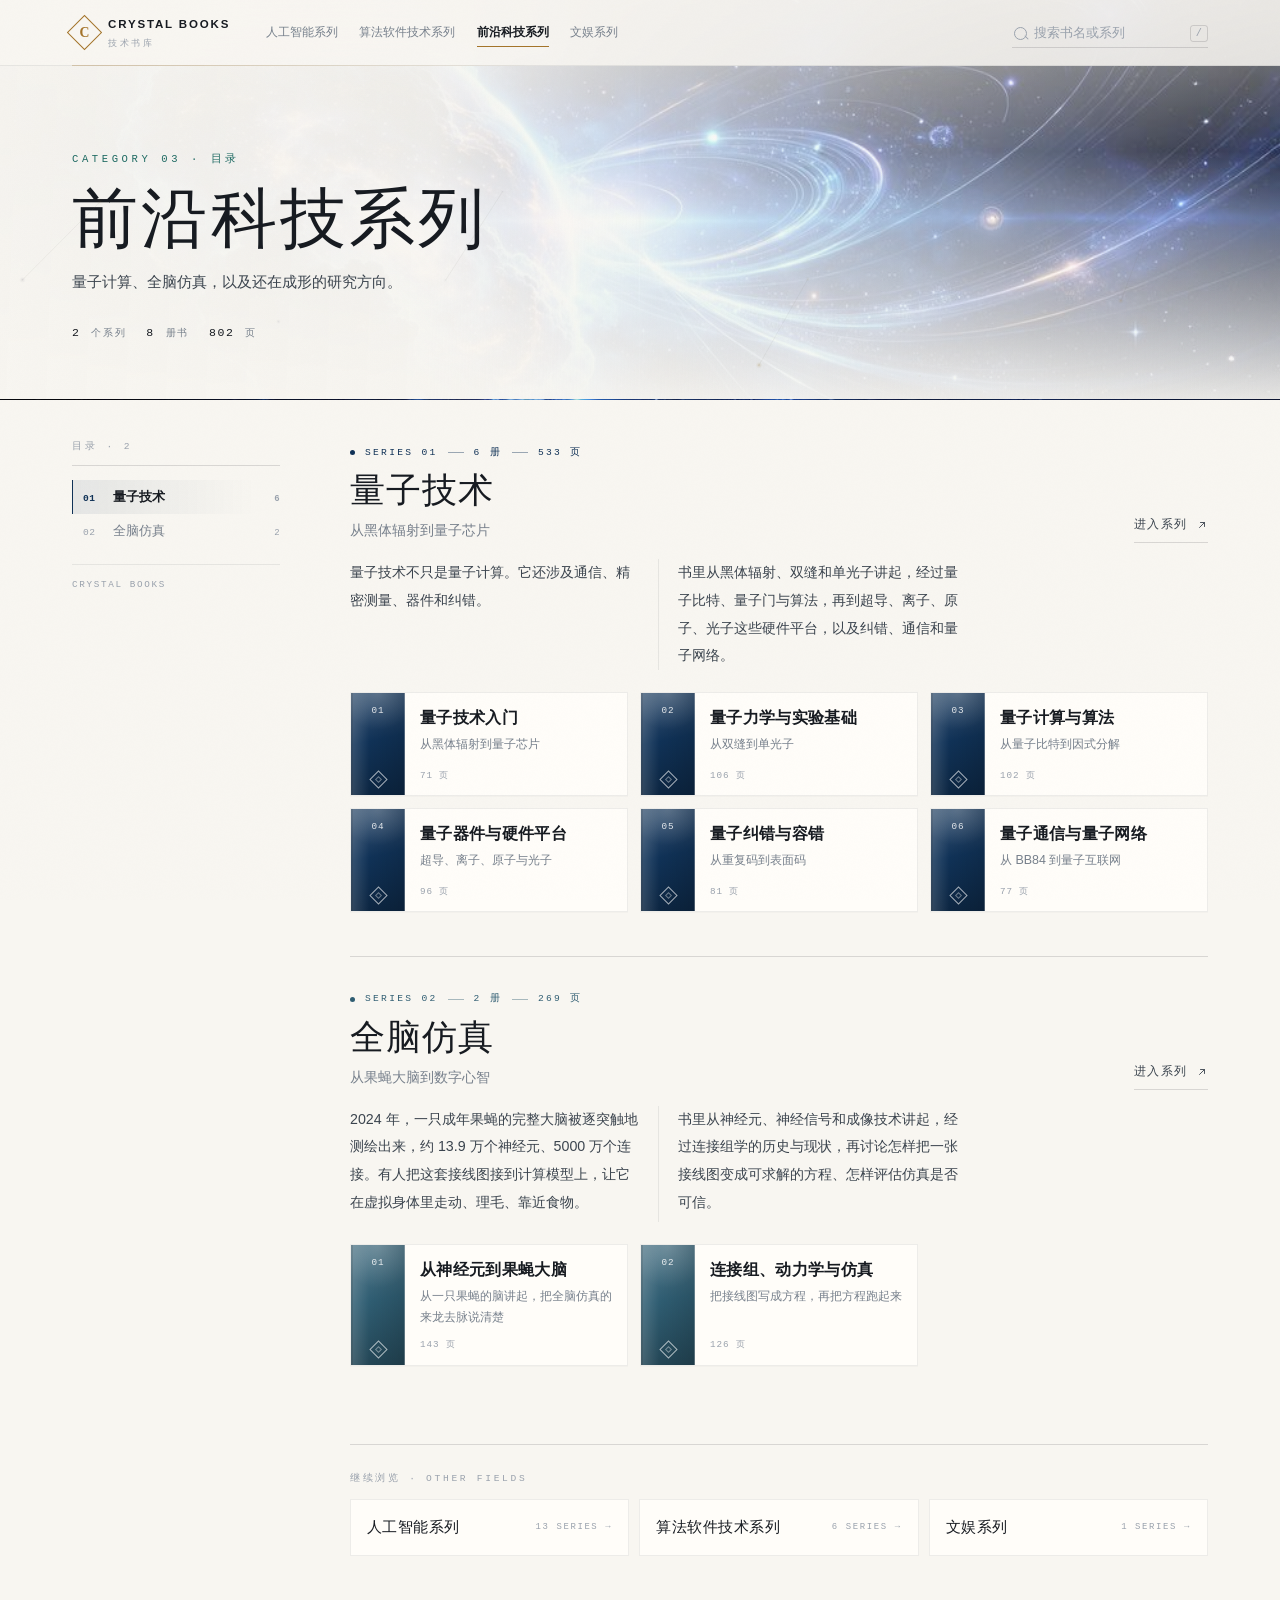
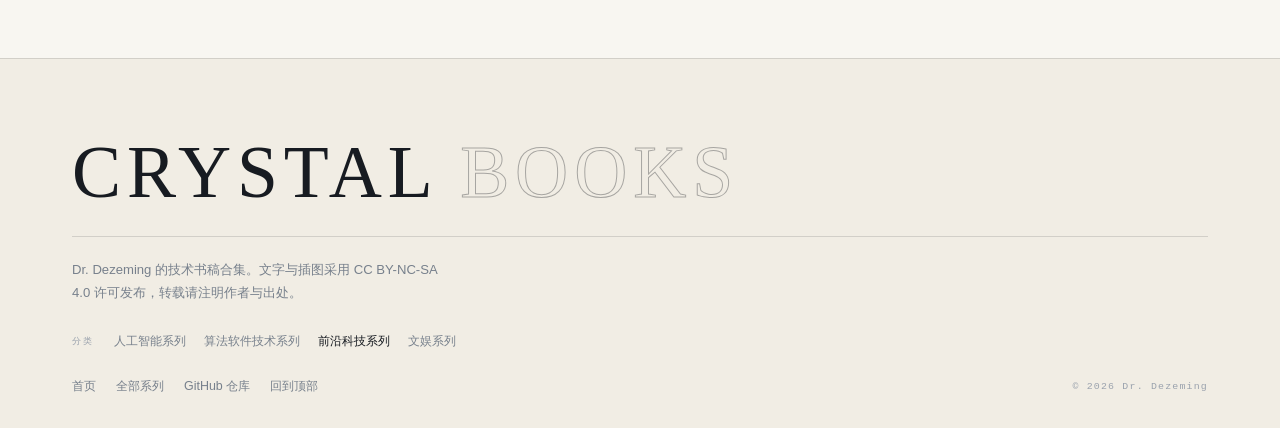
<file: frontier.html>
<!DOCTYPE html>
<html lang="zh-CN">
<head>
<meta charset="UTF-8">
<meta name="viewport" content="width=device-width, initial-scale=1">
<title>前沿科技系列 · Crystal Books</title>
<meta name="description" content="量子计算、全脑仿真，以及还在成形的研究方向。">
<meta property="og:title" content="前沿科技系列 · Crystal Books">
<meta property="og:description" content="量子计算、全脑仿真，以及还在成形的研究方向。">
<meta property="og:type" content="website">
<meta property="og:image" content="https://ai-crystal.github.io/Crystal-Books/assets/hero.jpg">
<meta name="author" content="Dr. Dezeming">
<meta name="theme-color" content="#f8f6f1">
<link rel="icon" href="data:image/svg+xml,%3Csvg xmlns='http://www.w3.org/2000/svg' viewBox='0 0 32 32'%3E%3Crect width='32' height='32' fill='%23f8f6f1'/%3E%3Cpath d='M16 5 25 16 16 27 7 16Z' fill='none' stroke='%23a4742a' stroke-width='1.4'/%3E%3C/svg%3E">
<link rel="stylesheet" href="assets/site.css">
</head>
<body data-page="category" data-cat="frontier">
<div id="top"></div>
<header class="nav" id="nav">
  <a class="brand" href="index.html" aria-label="Crystal Books 首页">
    <span class="mark"><span>C</span></span>
    <span class="brand-name">CRYSTAL BOOKS<small>技术书库</small></span>
  </a>
  <nav class="chips" id="chips" aria-label="分类导航"></nav>
  <label class="search">
    <input id="q" type="search" placeholder="搜索书名或系列" autocomplete="off" aria-label="搜索">
    <kbd>/</kbd>
  </label>
</header>

<main>
  <section class="cat-hero" id="cat-hero"></section>
  <div class="cat-body wrap">
    <aside class="rail" id="rail" aria-label="系列目录"></aside>
    <div class="cat-main">
      <p class="search-note" id="search-note"></p>
      <div class="series-list" id="series-list"></div>
      <div class="empty" id="empty">没有找到匹配的书，换个关键词试试。</div>
    </div>
  </div>
</main>

<footer class="footer">
  <div class="wrap footer-inner">
    <p class="footer-word">CRYSTAL <span>BOOKS</span></p>
    <div class="footer-meta">
      <p class="footer-sub">Dr. Dezeming 的技术书稿合集。文字与插图采用 CC BY-NC-SA 4.0 许可发布，转载请注明作者与出处。</p>
      <div class="footer-links">
        <a href="index.html">首页</a>
        <a href="index.html#all-series">全部系列</a>
        <a href="https://github.com/ai-crystal/Crystal-Books" target="_blank" rel="noopener">GitHub 仓库</a>
        <a href="#top">回到顶部</a>
        <span class="footer-copy">© 2026 Dr. Dezeming</span>
      </div>
    </div>
  </div>
</footer>

<button class="to-top" id="to-top" aria-label="回到顶部">
  <svg width="16" height="16" viewBox="0 0 24 24" fill="none" stroke="currentColor" stroke-width="1.8" stroke-linecap="round" stroke-linejoin="round"><path d="M12 19V5M6 11l6-6 6 6"/></svg>
</button>

<script>
window.PAGE = { mode: "category", cat: "frontier" };
window.CATEGORIES = [{"id":"ai","name":"人工智能系列","desc":"模型怎么训练、怎么部署，以及怎么读懂它内部在做什么。","color":"#2b5f8a","bg":"assets/bg/04.jpg","wash":0.5},{"id":"software","name":"算法软件技术系列","desc":"渲染、系统、安全，都是要落到代码上的问题。","color":"#8a5a2b","bg":"assets/bg/27.jpg","wash":0.42},{"id":"frontier","name":"前沿科技系列","desc":"量子计算、全脑仿真，以及还在成形的研究方向。","color":"#1f6b63","bg":"assets/bg/03.jpg","wash":0.6},{"id":"culture","name":"文娱系列","desc":"摄影与影像，偏动手，也偏审美。","color":"#8a4a5a","bg":"assets/bg/18.jpg","wash":0.48}];
window.BOOK_DATA = [{"name":"大模型技术全景","chip":"大模型","subtitle":"从 Transformer 到 Agent 系统的架构、训练与推理","intro":["语言模型在几年里从「会续写」变成了「会推理、会用工具、会干活」。这条路上真正起作用的设计，大多可以从数据和训练目标一路追到推理引擎。","书里从分词、预训练数据和缩放定律讲起，经过注意力改造、专家网络与长上下文，再到对齐、推理部署、多模态、训练系统和可解释性，覆盖一个大模型从训练到上线会经过的主要环节。"],"theme":"#1f3a6e","site":"https://ai-crystal.github.io/LLM/","repo":"https://github.com/ai-crystal/LLM","available":true,"pages":2281,"books":[{"title":"入门篇","one":"大模型是什么，不用公式","pages":243,"chapters":22,"url":"https://ai-crystal.github.io/LLM/#/books/v1-intro/README","available":true},{"title":"基础篇","one":"从预测下一个词到 Transformer","pages":232,"chapters":11,"url":"https://ai-crystal.github.io/LLM/#/books/v2-basics/README","available":true},{"title":"预训练篇","one":"数据、词表与规模","pages":220,"chapters":12,"url":"https://ai-crystal.github.io/LLM/#/books/v3-pretrain/README","available":true},{"title":"架构改造篇","one":"注意力、归一化与专家网络","pages":200,"chapters":10,"url":"https://ai-crystal.github.io/LLM/#/books/v4-architecture/README","available":true},{"title":"对齐篇","one":"从 SFT 到 Agent 后训练","pages":212,"chapters":12,"url":"https://ai-crystal.github.io/LLM/#/books/v5-alignment/README","available":true},{"title":"安全与攻破篇","one":"红队、越狱、投毒与防御","pages":201,"chapters":12,"url":"https://ai-crystal.github.io/LLM/#/books/v6-safety/README","available":true},{"title":"推理与部署篇","one":"引擎、压缩与投机解码","pages":202,"chapters":10,"url":"https://ai-crystal.github.io/LLM/#/books/v7-inference/README","available":true},{"title":"应用与 Agent 系统篇","one":"检索、工具与智能体","pages":200,"chapters":10,"url":"https://ai-crystal.github.io/LLM/#/books/v8-apps/README","available":true},{"title":"多模态与生成篇","one":"视觉、语音与扩散","pages":191,"chapters":9,"url":"https://ai-crystal.github.io/LLM/#/books/v9-multimodal/README","available":true},{"title":"训练系统篇","one":"并行、显存与通信","pages":190,"chapters":8,"url":"https://ai-crystal.github.io/LLM/#/books/v10-systems/README","available":true},{"title":"可解释性与评测篇","one":"看得懂与测得准","pages":190,"chapters":8,"url":"https://ai-crystal.github.io/LLM/#/books/v11-interpret/README","available":true}],"cat":"ai","cat_name":"人工智能系列","bg":"assets/bg/01.jpg","wash":0.49},{"name":"从语言模型到智能体","chip":"智能体","subtitle":"从模型能力、知识检索、工程运行到企业交付","intro":["Agent 做的事，是把模型的下一个词预测接上工具、记忆和环境，让它可以连续完成一件任务。","书里从 ReAct 和工具调用讲起，讲到记忆、上下文工程、代码与 GUI 操作，再到多 Agent 协作、训练、评测、安全和企业项目里的交付。"],"theme":"#a83232","site":"https://ai-crystal.github.io/AI-Agent-Learning/","repo":"https://github.com/ai-crystal/AI-Agent-Learning","available":true,"pages":461,"books":[{"title":"从语言模型到智能体","one":"从预测下一个词到 Agent 工程","pages":192,"chapters":17,"url":"https://ai-crystal.github.io/AI-Agent-Learning/#/books/ai-agent-foundations/README","available":true},{"title":"RAG 与上下文工程","one":"检索、重排序与上下文管理","pages":92,"chapters":11,"url":"https://ai-crystal.github.io/AI-Agent-Learning/#/books/rag-context-rerank/README","available":true},{"title":"Agent 工程化","one":"工具、权限、状态与可靠性","pages":92,"chapters":11,"url":"https://ai-crystal.github.io/AI-Agent-Learning/#/books/agent-engineering/README","available":true},{"title":"Agent 企业实战","one":"企业案例与项目方法","pages":85,"chapters":11,"url":"https://ai-crystal.github.io/AI-Agent-Learning/#/books/agent-enterprise-cases/README","available":true}],"cat":"ai","cat_name":"人工智能系列","bg":"assets/bg/02.jpg","wash":0.35},{"name":"图像生成与编辑技术","chip":"图像生成","subtitle":"从图像与视频生成，到流模型与一步生成，再到编辑","intro":["图像生成要回答的是：怎样从噪声里一步步走出一张图；视频还要多考虑时间；编辑则要在保留原图的同时改对地方。","书里从变分自编码器、对抗网络和扩散模型讲起，再讲流模型、一致性模型与一步生成，最后讲图像和视频编辑里的注意力操作、结构条件与精确反演。"],"theme":"#2f5d8a","site":"https://ai-crystal.github.io/Image-Video-Generation-Editing/","repo":"https://github.com/ai-crystal/Image-Video-Generation-Editing","available":true,"pages":721,"books":[{"title":"入门篇","one":"图像、视频与编辑概览","pages":366,"chapters":25,"url":"https://ai-crystal.github.io/Image-Video-Generation-Editing/#/books/beginner/README","available":true},{"title":"进阶篇","one":"流模型与一步生成","pages":171,"chapters":12,"url":"https://ai-crystal.github.io/Image-Video-Generation-Editing/#/books/advanced/README","available":true},{"title":"深入篇","one":"图像与视频编辑的原理","pages":184,"chapters":12,"url":"https://ai-crystal.github.io/Image-Video-Generation-Editing/#/books/editing/README","available":true}],"cat":"ai","cat_name":"人工智能系列","bg":"assets/bg/03.jpg","wash":0.55},{"name":"强化学习系列","chip":"强化学习","subtitle":"从试错到推理模型","intro":["强化学习处理的是没有标准答案的选择：先做，看结果，再调整。","书里从老虎机、价值函数和策略梯度讲起，经过 DQN、AlphaGo 和 PPO，再讲到 RLHF、DPO、GRPO 与大模型推理，既有推导，也有在游戏里训练一个程序的完整过程。"],"theme":"#1e5c4f","site":"https://ai-crystal.github.io/Reinforcement-Learning/","repo":"https://github.com/ai-crystal/Reinforcement-Learning","available":true,"pages":1174,"books":[{"title":"概念篇","one":"从老虎机到推理模型","pages":377,"chapters":21,"url":"https://ai-crystal.github.io/Reinforcement-Learning/#/books/concepts/README","available":true},{"title":"动手篇","one":"在游戏里训练一个会决策的程序","pages":280,"chapters":19,"url":"https://ai-crystal.github.io/Reinforcement-Learning/#/books/hands-on/README","available":true},{"title":"算法篇","one":"从贝尔曼方程到 PPO 与离线强化学习","pages":271,"chapters":20,"url":"https://ai-crystal.github.io/Reinforcement-Learning/#/books/algorithms/README","available":true},{"title":"大模型篇","one":"从人类反馈到推理模型","pages":246,"chapters":19,"url":"https://ai-crystal.github.io/Reinforcement-Learning/#/books/llm-rl/README","available":true}],"cat":"ai","cat_name":"人工智能系列","bg":"assets/bg/04.jpg","wash":0.45},{"name":"AI 推理部署与量化技术","chip":"推理部署","subtitle":"从模型文件到线上服务","intro":["训练好的模型要在别人的机器上稳定跑起来，中间隔着延迟、吞吐、显存和成本。","书里从模型文件和计算图讲起，分别讲 GPU 与算子、数值精度与量化、剪枝与蒸馏，以及批处理、KV cache、编译和服务调度。"],"theme":"#3f6f9f","site":"https://ai-crystal.github.io/AI-Quantification-Deployment/","repo":"https://github.com/ai-crystal/AI-Quantification-Deployment","available":true,"pages":436,"books":[{"title":"入门","one":"从模型文件到线上服务","pages":158,"chapters":28,"url":"https://ai-crystal.github.io/AI-Quantification-Deployment/#/books/intro/README","available":true},{"title":"算力","one":"GPU、CUDA 与算子性能","pages":94,"chapters":14,"url":"https://ai-crystal.github.io/AI-Quantification-Deployment/#/books/compute/README","available":true},{"title":"精度","one":"量化、剪枝与低秩分解","pages":96,"chapters":15,"url":"https://ai-crystal.github.io/AI-Quantification-Deployment/#/books/precision/README","available":true},{"title":"引擎","one":"计算图、编译与推理服务","pages":88,"chapters":14,"url":"https://ai-crystal.github.io/AI-Quantification-Deployment/#/books/engine/README","available":true}],"cat":"ai","cat_name":"人工智能系列","bg":"assets/bg/05.jpg","wash":0.49},{"name":"具身智能技术","chip":"具身智能","subtitle":"机器人怎样从看到做到","intro":["机器人要在毫米和毫秒里完成任务：看见杯子，算出手该怎么伸，避开桌面，抓住，再端起来。","书里用一张 0.8 米高的桌子、一只马克杯和一台六轴桌面臂作例子，从关节、标定、感知和抓取讲起，再到 VLA、强化学习和真实机器人上的失败案例。"],"theme":"#155e75","site":"https://ai-crystal.github.io/Embodied-AI/","repo":"https://github.com/ai-crystal/Embodied-AI","available":true,"pages":478,"books":[{"title":"入门篇","one":"从关节、感知到抓取","pages":200,"chapters":18,"url":"https://ai-crystal.github.io/Embodied-AI/#/books/intro/README","available":true},{"title":"系统篇","one":"从大模型到机器人：感知、学习与行动","pages":278,"chapters":21,"url":"https://ai-crystal.github.io/Embodied-AI/#/books/system/README","available":true}],"cat":"ai","cat_name":"人工智能系列","bg":"assets/bg/06.jpg","wash":0.46},{"name":"世界模型技术","chip":"世界模型","subtitle":"让机器学习世界，然后想象它的下一步","intro":["世界模型要回答的是：机器能不能在动手之前，先把接下来会发生什么在脑子里过一遍。","书里从状态、概率预测和变分推断讲起，经过 Dreamer、MuZero 这类在潜空间里做规划的方法，再到视频生成、JEPA 表征和三维空间智能。每个模型不只讲它怎么工作，也讲它在什么情况下会坏。"],"theme":"#1d4e6f","site":"https://ai-crystal.github.io/World-Model/","repo":"https://github.com/ai-crystal/World-Model","available":true,"pages":843,"books":[{"title":"入门册","one":"机器如何想象未来","pages":139,"chapters":10,"url":"https://ai-crystal.github.io/World-Model/#/books/intro/README","available":true},{"title":"基础册","one":"概率、表示与生成","pages":146,"chapters":10,"url":"https://ai-crystal.github.io/World-Model/#/books/foundations/README","available":true},{"title":"潜在册","one":"在想象中训练与规划","pages":147,"chapters":10,"url":"https://ai-crystal.github.io/World-Model/#/books/latent/README","available":true},{"title":"视频册","one":"生成一个可交互的世界","pages":139,"chapters":10,"url":"https://ai-crystal.github.io/World-Model/#/books/video/README","available":true},{"title":"表征册","one":"JEPA 与自监督世界模型","pages":127,"chapters":9,"url":"https://ai-crystal.github.io/World-Model/#/books/jepa/README","available":true},{"title":"空间册","one":"三维、具身与机器人","pages":145,"chapters":10,"url":"https://ai-crystal.github.io/World-Model/#/books/spatial/README","available":true}],"cat":"ai","cat_name":"人工智能系列","bg":"assets/bg/07.jpg","wash":0.32},{"name":"黑箱之内","chip":"黑箱之内","subtitle":"神经网络可解释性的历史、方法与边界","intro":["一个训练好的神经网络，内部到底在做什么，这是可解释性要回答的问题。","书里从感知机、特征可视化和电路追踪讲起，讲到叠加态、稀疏自编码器和表征几何，最后讨论解释怎么被检验，以及它在审计与安全里的边界。公式只保留理解思路必需的部分。"],"theme":"#2b5f8a","site":"https://ai-crystal.github.io/Interpretable-NN/","repo":"https://github.com/ai-crystal/Interpretable-NN","available":true,"pages":532,"books":[{"title":"打开黑箱","one":"从感知机到单义神经元","pages":181,"chapters":19,"url":"https://ai-crystal.github.io/Interpretable-NN/#/books/v1-seeing-the-black-box/README","available":true},{"title":"特征、电路与叠加","one":"网络里的特征、特征之间的运算，以及它们为什么纠缠","pages":127,"chapters":13,"url":"https://ai-crystal.github.io/Interpretable-NN/#/books/v2-features-circuits/README","available":true},{"title":"表征的几何","one":"从隐藏层的空间结构里读出模型对世界的理解","pages":119,"chapters":11,"url":"https://ai-crystal.github.io/Interpretable-NN/#/books/v3-geometry-of-representation/README","available":true},{"title":"解释的边界","one":"解释怎么被检验，又怎么用在审计与安全上","pages":105,"chapters":11,"url":"https://ai-crystal.github.io/Interpretable-NN/#/books/v4-limits-of-explanation/README","available":true}],"cat":"ai","cat_name":"人工智能系列","bg":"assets/bg/08.jpg","wash":0.42},{"name":"状态空间模型","chip":"状态空间","subtitle":"从故事与直觉，到理论、算法与实现","intro":["序列建模的核心问题只有一个：怎样用有限的存储记住任意长的历史。","书里按时间顺序讲 HiPPO、LSSL、S4、S5、Mamba、Mamba-2 和 Mamba-3：上一代卡在哪，这一代换了什么问法，代价落在哪。"],"theme":"#2f5d8a","site":"https://ai-crystal.github.io/Mamba/","repo":"https://github.com/ai-crystal/Mamba","available":true,"pages":630,"books":[{"title":"入门版","one":"故事与直觉","pages":91,"chapters":14,"url":"https://ai-crystal.github.io/Mamba/#/books/intro/README","available":true},{"title":"专业版","one":"理论、算法与实现","pages":539,"chapters":35,"url":"https://ai-crystal.github.io/Mamba/#/books/pro/README","available":true}],"cat":"ai","cat_name":"人工智能系列","bg":"assets/bg/09.jpg","wash":0.29},{"name":"同一张世界的地图","chip":"JEPA","subtitle":"从语言模型到 JEPA","intro":["语言模型把整个互联网读了一遍，仍然说不清一个杯子放在桌沿时会不会掉下去。它缺的不是参数，而是关于世界的那份表征。","书里从输入法联想和语言模型的边界讲起，经过联合嵌入预测、塌缩与 SIGReg、I-JEPA 与 V-JEPA 的训练配方，最后落到柏拉图表征定理、证明骨架和它的适用边界。"],"theme":"#14507a","site":"https://ai-crystal.github.io/JEPA-World-Knowledge-Model/","repo":"https://github.com/ai-crystal/JEPA-World-Knowledge-Model","available":true,"pages":416,"books":[{"title":"入门篇","one":"从语言模型到 JEPA 的第一课","pages":147,"chapters":13,"url":"https://ai-crystal.github.io/JEPA-World-Knowledge-Model/#/books/basics/README","available":true},{"title":"进阶篇","one":"联合嵌入预测的训练与工程","pages":141,"chapters":12,"url":"https://ai-crystal.github.io/JEPA-World-Knowledge-Model/#/books/practice/README","available":true},{"title":"专业篇","one":"柏拉图表征定理与它的边界","pages":128,"chapters":11,"url":"https://ai-crystal.github.io/JEPA-World-Knowledge-Model/#/books/theory/README","available":true}],"cat":"ai","cat_name":"人工智能系列","bg":"assets/bg/10.jpg","wash":0.33},{"name":"测试时训练技术","chip":"测试时训练技术","subtitle":"模型部署之后，还能不能继续学","intro":["模型训练完成、部署上线之后，遇到没见过的输入、又没有标签可用，能不能靠输入本身继续调整自己。","书里沿着视觉里的测试时自适应、序列建模里的 TTT 层、大模型推理阶段的自我改进三条线展开，讲清目标函数、梯度近似、崩溃成因和评测协议。"],"theme":"#2e6bb0","site":"https://ai-crystal.github.io/Test-Time-Training/","repo":"https://github.com/ai-crystal/Test-Time-Training","available":true,"pages":389,"books":[{"title":"入门篇","one":"从分布漂移讲到测试时学习，把几条路线分清楚","pages":178,"chapters":11,"url":"https://ai-crystal.github.io/Test-Time-Training/#/books/beginner/README","available":true},{"title":"精通篇","one":"目标函数、稳定性与工程实现","pages":211,"chapters":12,"url":"https://ai-crystal.github.io/Test-Time-Training/#/books/mastery/README","available":true}],"cat":"ai","cat_name":"人工智能系列","bg":"assets/bg/11.jpg","wash":0.34},{"name":"人体参数化技术","chip":"人体参数化","subtitle":"用几十个参数，描述一个高维的人","intro":["用一个低维参数描述一个高维的人，是人脸、人体和动物建模共同的基础。","书里从 PCA、SVD、李群与蒙皮讲起，讲到 SMPL 与它的家族、从图像重建人体、人脸与人手模型，最后是动物模型以及扩散模型带来的新做法。"],"theme":"#b45309","site":"https://ai-crystal.github.io/Human-body-Param/","repo":"https://github.com/ai-crystal/Human-body-Param","available":true,"pages":595,"books":[{"title":"入门册","one":"用几十个参数描述一个人","pages":81,"chapters":8,"url":"https://ai-crystal.github.io/Human-body-Param/#/books/intro/README","available":true},{"title":"数学册","one":"数学与几何","pages":142,"chapters":7,"url":"https://ai-crystal.github.io/Human-body-Param/#/books/math/README","available":true},{"title":"人体册","one":"人体与参数化模型","pages":94,"chapters":4,"url":"https://ai-crystal.github.io/Human-body-Param/#/books/body/README","available":true},{"title":"重建册","one":"从图像到人体","pages":83,"chapters":5,"url":"https://ai-crystal.github.io/Human-body-Param/#/books/recon/README","available":true},{"title":"脸手册","one":"人脸与人手","pages":109,"chapters":7,"url":"https://ai-crystal.github.io/Human-body-Param/#/books/face-hand/README","available":true},{"title":"前沿册","one":"动物模型与前沿","pages":86,"chapters":5,"url":"https://ai-crystal.github.io/Human-body-Param/#/books/frontier/README","available":true}],"cat":"ai","cat_name":"人工智能系列","bg":"assets/bg/12.jpg","wash":0.26},{"name":"大规模 GPU 集群训练技术","chip":"GPU 集群","subtitle":"从一张卡到一万张卡","intro":["一张 H100 有 80 GB 显存，一个 4050 亿参数的模型光权重就要 810 GB，于是训练被拆到几千张卡上。","书里把显存怎么分、模型怎么切、梯度怎么汇总、网络怎么摆，以及坏了怎么恢复、慢了怎么定位，都落到具体的字节数、微秒数和故障模式上。"],"theme":"#2f5d8a","site":"https://ai-crystal.github.io/GPU-Cluster-Training/","repo":"https://github.com/ai-crystal/GPU-Cluster-Training","available":true,"pages":515,"books":[{"title":"入门篇","one":"从一张卡到一万张卡","pages":156,"chapters":15,"url":"https://ai-crystal.github.io/GPU-Cluster-Training/#/books/intro/README","available":true},{"title":"专业篇","one":"算力、通信与稳定性","pages":359,"chapters":28,"url":"https://ai-crystal.github.io/GPU-Cluster-Training/#/books/pro/README","available":true}],"cat":"ai","cat_name":"人工智能系列","bg":"assets/bg/13.jpg","wash":0.24},{"name":"专业级渲染技术","chip":"渲染","subtitle":"材质、光学与几何的渲染实现","intro":["一个材质为什么长成那个公式，公式里的每一项在物理上对应什么，换到另一种材料上哪些假设会碎掉。","书里从 Fresnel、微表面、能量补偿和分层采样这些共同基础讲起，再分别讲布料、毛发、次表面散射、光谱、各向异性金属、体素、波动光学、蓄水池重采样，以及符号距离场和电磁场。"],"theme":"#b5651d","site":"https://ai-crystal.github.io/Rendering-Technique/","repo":"https://github.com/ai-crystal/Rendering-Technique","available":true,"pages":1065,"books":[{"title":"材质渲染的骨架","one":"微表面、Fresnel、能量补偿、分层与采样","pages":77,"chapters":14,"url":"https://ai-crystal.github.io/Rendering-Technique/#/books/beginner/README","available":true},{"title":"布料渲染","one":"纤维散射、纱线模型、sheen 与薄织物透射","pages":79,"chapters":12,"url":"https://ai-crystal.github.io/Rendering-Technique/#/books/cloth/README","available":true},{"title":"毛发渲染","one":"Marschner 模型、双散射、远距离 LOD 与采样","pages":64,"chapters":10,"url":"https://ai-crystal.github.io/Rendering-Technique/#/books/hair/README","available":true},{"title":"次表面散射与 BSSRDF","one":"辐射传输、扩散近似、偶极子、随机游走","pages":112,"chapters":22,"url":"https://ai-crystal.github.io/Rendering-Technique/#/books/sss/README","available":true},{"title":"光谱渲染","one":"光子与相干、上采样、神经基底、色散与荧光","pages":126,"chapters":20,"url":"https://ai-crystal.github.io/Rendering-Technique/#/books/spectral/README","available":true},{"title":"各向异性金属","one":"复折射率、各向异性 GGX、拉丝与氧化层","pages":59,"chapters":9,"url":"https://ai-crystal.github.io/Rendering-Technique/#/books/aniso-metal/README","available":true},{"title":"体素渲染","one":"稀疏体素、体素化、锥追踪与体素光照","pages":58,"chapters":9,"url":"https://ai-crystal.github.io/Rendering-Technique/#/books/voxel/README","available":true},{"title":"波动光学渲染","one":"衍射、薄膜干涉、结构色与偏振","pages":71,"chapters":10,"url":"https://ai-crystal.github.io/Rendering-Technique/#/books/wave-optics/README","available":true},{"title":"基于储蓄池的渲染","one":"MIS、带权蓄水池、RIS、ReSTIR 与 GRIS","pages":94,"chapters":15,"url":"https://ai-crystal.github.io/Rendering-Technique/#/books/reservoir/README","available":true},{"title":"符号距离场与渲染","one":"从距离函数到光线步进与全局光照","pages":95,"chapters":18,"url":"https://ai-crystal.github.io/Rendering-Technique/#/books/sdf/README","available":true},{"title":"从初高中物理到麦克斯韦方程组","one":"一步一步推出电磁场","pages":230,"chapters":28,"url":"https://ai-crystal.github.io/Rendering-Technique/#/books/physics/README","available":true}],"cat":"software","cat_name":"算法软件技术系列","bg":"assets/bg/14.jpg","wash":0.24},{"name":"HDR 技术系列","chip":"HDR","subtitle":"从像素到眼睛，再到色彩科学与工程实现","intro":["HDR 牵涉显示、内容、色彩和接口几个环节，任何一个环节没对上，画面就会不对。","书里从 SDR 的来历、亮度和色域讲起，讲到 PQ 与 HLG、HDR10 与杜比视界、面板与背光、接口与元数据，再往色彩测量、色貌模型和色域映射里走。"],"theme":"#1f5e8c","site":"https://ai-crystal.github.io/HDR-Learning/","repo":"https://github.com/ai-crystal/HDR-Learning","available":true,"pages":652,"books":[{"title":"入门篇","one":"HDR 超详解：从像素到眼睛的完整指南","pages":214,"chapters":20,"url":"https://ai-crystal.github.io/HDR-Learning/#/books/beginner/README","available":true},{"title":"色彩科学篇","one":"从颜色测量到色貌与色域映射","pages":214,"chapters":12,"url":"https://ai-crystal.github.io/HDR-Learning/#/books/color-science/README","available":true},{"title":"HDR 技术篇","one":"传递函数、元数据、映射与显示","pages":224,"chapters":12,"url":"https://ai-crystal.github.io/HDR-Learning/#/books/hdr-tech/README","available":true}],"cat":"software","cat_name":"算法软件技术系列","bg":"assets/bg/15.jpg","wash":0.3},{"name":"物理模拟技术","chip":"物理模拟","subtitle":"把连续的世界切成计算机算得动的块","intro":["旗子被风吹起、墙塌下来、组织受压回弹，背后是同一件事：把物理定律离散化，在有限的时间里算出来。","书里从向量、旋转、积分和线性求解讲起，分别处理刚体、布料、流体、颗粒与雪，再讲到 GPU 上的数据布局、稀疏网格和可微物理。每类方法都讲它为什么长成这样、在什么地方会失效。"],"theme":"#1d4e5f","site":"https://ai-crystal.github.io/Physics-Simulation/","repo":"https://github.com/ai-crystal/Physics-Simulation","available":true,"pages":1024,"books":[{"title":"入门篇","one":"从抛物线到可微世界","pages":109,"chapters":12,"url":"https://ai-crystal.github.io/Physics-Simulation/#/books/intro/README","available":true},{"title":"数学基础","one":"描述运动与变形的语言","pages":117,"chapters":12,"url":"https://ai-crystal.github.io/Physics-Simulation/#/books/math/README","available":true},{"title":"刚体与碰撞","one":"让物体撞在一起","pages":137,"chapters":12,"url":"https://ai-crystal.github.io/Physics-Simulation/#/books/rigid/README","available":true},{"title":"柔体、布料与断裂","one":"会皱、会断、会回弹","pages":152,"chapters":12,"url":"https://ai-crystal.github.io/Physics-Simulation/#/books/deform/README","available":true},{"title":"流体、烟火与水面","one":"把连续介质装进格子","pages":110,"chapters":13,"url":"https://ai-crystal.github.io/Physics-Simulation/#/books/fluid/README","available":true},{"title":"颗粒、雪与物质点法","one":"沙、雪、泡沫与岩浆","pages":132,"chapters":11,"url":"https://ai-crystal.github.io/Physics-Simulation/#/books/particle/README","available":true},{"title":"高性能实现与 GPU 并行","one":"一帧十六毫秒的预算","pages":122,"chapters":11,"url":"https://ai-crystal.github.io/Physics-Simulation/#/books/gpu/README","available":true},{"title":"可微物理与神经模拟","one":"让梯度穿过时间","pages":145,"chapters":12,"url":"https://ai-crystal.github.io/Physics-Simulation/#/books/diff/README","available":true}],"cat":"software","cat_name":"算法软件技术系列","bg":"assets/bg/16.jpg","wash":0.34},{"name":"大型软件开发技术","chip":"大型软件","subtitle":"从二十行 C++ 代码到一个可交付的插件系统","intro":["一段二十行的 C++ 程序，怎样长成能加载插件、能隔离故障、能打包更新的系统。","书里从拆函数、装插件和定契约讲起，往下是命名冲突、故障隔离、进程边界、组件模板、灰度发布，最后是二十三种设计模式。"],"theme":"#1f3a5f","site":"https://ai-crystal.github.io/Large-scale-software-Introduction/","repo":"https://github.com/ai-crystal/Large-scale-software-Introduction","available":true,"pages":672,"books":[{"title":"入门篇","one":"用 C++ 从二十行代码到一个插件系统","pages":142,"chapters":12,"url":"https://ai-crystal.github.io/Large-scale-software-Introduction/#/books/vol1-basics/README","available":true},{"title":"架构篇","one":"可扩展系统的内核、契约与协作机制","pages":147,"chapters":11,"url":"https://ai-crystal.github.io/Large-scale-software-Introduction/#/books/vol2-architecture/README","available":true},{"title":"工程篇","one":"组件模板、分发生态与稳定运行","pages":145,"chapters":11,"url":"https://ai-crystal.github.io/Large-scale-software-Introduction/#/books/vol3-engineering/README","available":true},{"title":"模式篇","one":"二十三种可复用的解法","pages":238,"chapters":23,"url":"https://ai-crystal.github.io/Large-scale-software-Introduction/#/books/vol4-patterns/README","available":true}],"cat":"software","cat_name":"算法软件技术系列","bg":"assets/bg/17.jpg","wash":0.4},{"name":"远程之门","chip":"远程之门","subtitle":"远程操作的技术细节","intro":["从一条 ssh 登录到几百 TB 的对象存储，再到把程序做成别人能用的服务。","书里从地址、端口、域名和 ssh 讲起，经过堡垒机、对象存储、隧道和长任务，再拆开 SSH 的线格式、密钥交换、签名与证书链。"],"theme":"#1f5e8c","site":"https://ai-crystal.github.io/Remote-operation-technology/","repo":"https://github.com/ai-crystal/Remote-operation-technology","available":true,"pages":378,"books":[{"title":"入门册","one":"远程操作入门","pages":119,"chapters":23,"url":"https://ai-crystal.github.io/Remote-operation-technology/#/books/beginner/README","available":true},{"title":"进阶册","one":"远程操作的技术细节","pages":200,"chapters":18,"url":"https://ai-crystal.github.io/Remote-operation-technology/#/books/intermediate/README","available":true},{"title":"深入册","one":"协议、密码学与实现细节","pages":59,"chapters":6,"url":"https://ai-crystal.github.io/Remote-operation-technology/#/books/deep/README","available":true}],"cat":"software","cat_name":"算法软件技术系列","bg":"assets/bg/18.jpg","wash":0.43},{"name":"黑客技术与安全原理","chip":"黑客","subtitle":"一套讲攻防原理的中文技术书","intro":["入侵往往不是攻破哪一道密码，而是让一台只会照做指令的机器执行了一段原本不属于它的指令。","书里从 1971 年第一只会自我复制的程序讲到今天的勒索产业，从晶体管、内存和系统调用讲到栈溢出、中间人攻击与供应链投毒，再落到虚拟机靶场里的侦察、验证、利用、提权和应急响应。"],"theme":"#0f5c5c","site":"https://ai-crystal.github.io/Hacker-Techniques/","repo":"https://github.com/ai-crystal/Hacker-Techniques","available":true,"pages":800,"books":[{"title":"入门篇","one":"从病毒史到今天的攻防","pages":325,"chapters":30,"url":"https://ai-crystal.github.io/Hacker-Techniques/#/books/beginner/README","available":true},{"title":"理论篇","one":"漏洞、内存与协议的深层结构","pages":236,"chapters":22,"url":"https://ai-crystal.github.io/Hacker-Techniques/#/books/theory/README","available":true},{"title":"实战篇","one":"从靶场到真实对抗","pages":239,"chapters":24,"url":"https://ai-crystal.github.io/Hacker-Techniques/#/books/practice/README","available":true}],"cat":"software","cat_name":"算法软件技术系列","bg":"assets/bg/19.jpg","wash":0.21},{"name":"量子技术","chip":"量子","subtitle":"从黑体辐射到量子芯片","intro":["量子技术不只是量子计算。它还涉及通信、精密测量、器件和纠错。","书里从黑体辐射、双缝和单光子讲起，经过量子比特、量子门与算法，再到超导、离子、原子、光子这些硬件平台，以及纠错、通信和量子网络。"],"theme":"#103257","site":"https://ai-crystal.github.io/Quantum-Technology/","repo":"https://github.com/ai-crystal/Quantum-Technology","available":true,"pages":533,"books":[{"title":"量子技术入门","one":"从黑体辐射到量子芯片","pages":71,"chapters":18,"url":"https://ai-crystal.github.io/Quantum-Technology/#/books/intro/README","available":true},{"title":"量子力学与实验基础","one":"从双缝到单光子","pages":106,"chapters":20,"url":"https://ai-crystal.github.io/Quantum-Technology/#/books/foundations/README","available":true},{"title":"量子计算与算法","one":"从量子比特到因式分解","pages":102,"chapters":19,"url":"https://ai-crystal.github.io/Quantum-Technology/#/books/computing/README","available":true},{"title":"量子器件与硬件平台","one":"超导、离子、原子与光子","pages":96,"chapters":19,"url":"https://ai-crystal.github.io/Quantum-Technology/#/books/devices/README","available":true},{"title":"量子纠错与容错","one":"从重复码到表面码","pages":81,"chapters":15,"url":"https://ai-crystal.github.io/Quantum-Technology/#/books/qec/README","available":true},{"title":"量子通信与量子网络","one":"从 BB84 到量子互联网","pages":77,"chapters":15,"url":"https://ai-crystal.github.io/Quantum-Technology/#/books/network/README","available":true}],"cat":"frontier","cat_name":"前沿科技系列","bg":"assets/bg/20.jpg","wash":0.19},{"name":"全脑仿真","chip":"全脑仿真","subtitle":"从果蝇大脑到数字心智","intro":["2024 年，一只成年果蝇的完整大脑被逐突触地测绘出来，约 13.9 万个神经元、5000 万个连接。有人把这套接线图接到计算模型上，让它在虚拟身体里走动、理毛、靠近食物。","书里从神经元、神经信号和成像技术讲起，经过连接组学的历史与现状，再讨论怎样把一张接线图变成可求解的方程、怎样评估仿真是否可信。"],"theme":"#2f5d72","site":"https://ai-crystal.github.io/Brain-Connectivity-Simulation/","repo":"https://github.com/ai-crystal/Brain-Connectivity-Simulation","available":true,"pages":269,"books":[{"title":"从神经元到果蝇大脑","one":"从一只果蝇的脑讲起，把全脑仿真的来龙去脉说清楚","pages":143,"chapters":13,"url":"https://ai-crystal.github.io/Brain-Connectivity-Simulation/#/books/intro/README","available":true},{"title":"连接组、动力学与仿真","one":"把接线图写成方程，再把方程跑起来","pages":126,"chapters":12,"url":"https://ai-crystal.github.io/Brain-Connectivity-Simulation/#/books/theory/README","available":true}],"cat":"frontier","cat_name":"前沿科技系列","bg":"assets/bg/21.jpg","wash":0.25},{"name":"光的语言","chip":"摄影","subtitle":"摄影技术系统教程","intro":["摄影从光进入相机开始。光圈、快门、感光度决定曝光，镜头和焦距决定视角，光线、色彩和构图决定画面最后的样子。","书里依次讲对焦、测光、镜头、白平衡、构图、闪光和后期，再落到人像、风光、街头、静物这些具体题材，最后是器材选择与色彩管理。"],"theme":"#23507a","site":"https://dezeming.github.io/photography-book/","repo":"","available":false,"pages":104,"books":[{"title":"光的语言","one":"摄影技术系统教程","pages":104,"chapters":20,"url":"","available":false}],"cat":"culture","cat_name":"文娱系列","bg":"assets/bg/22.jpg","wash":0.49}];
</script>
<script src="assets/site.js"></script>
<script src="assets/fx.js" defer></script>
</body>
</html>
</file>
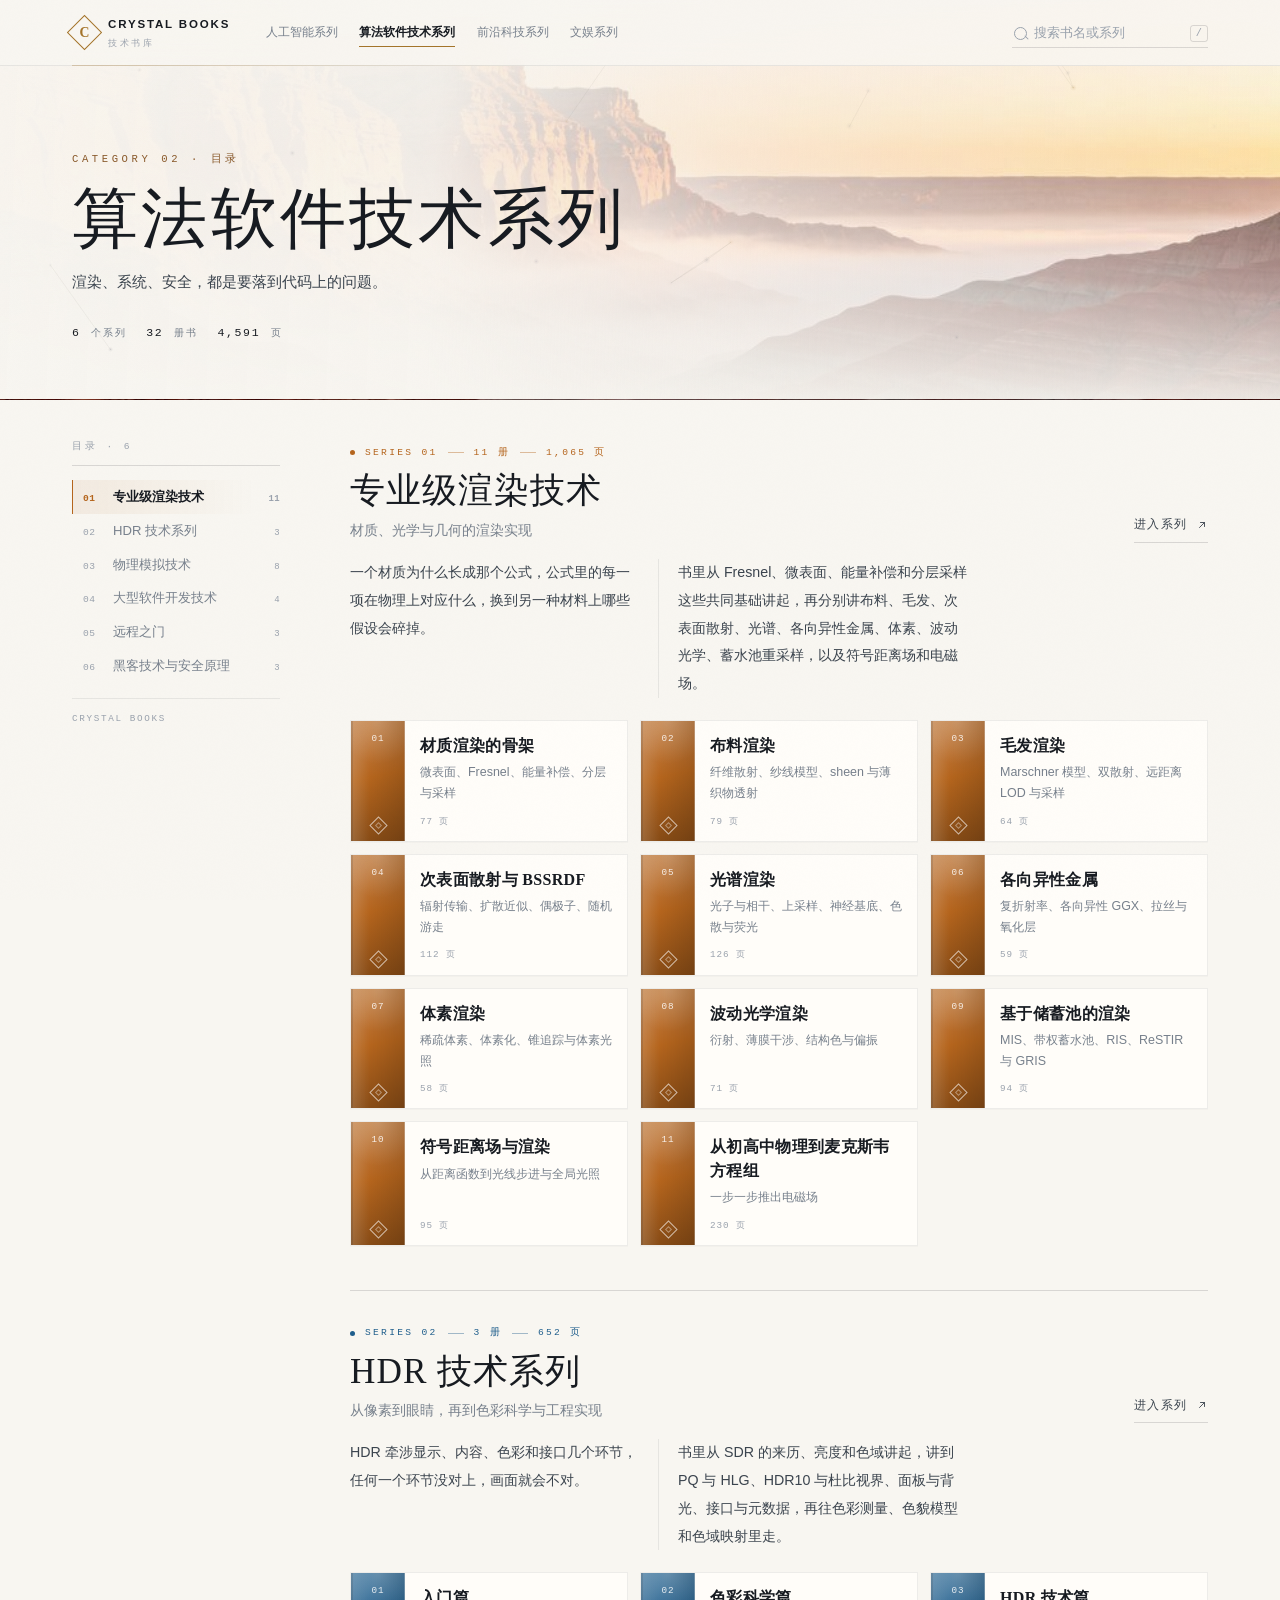
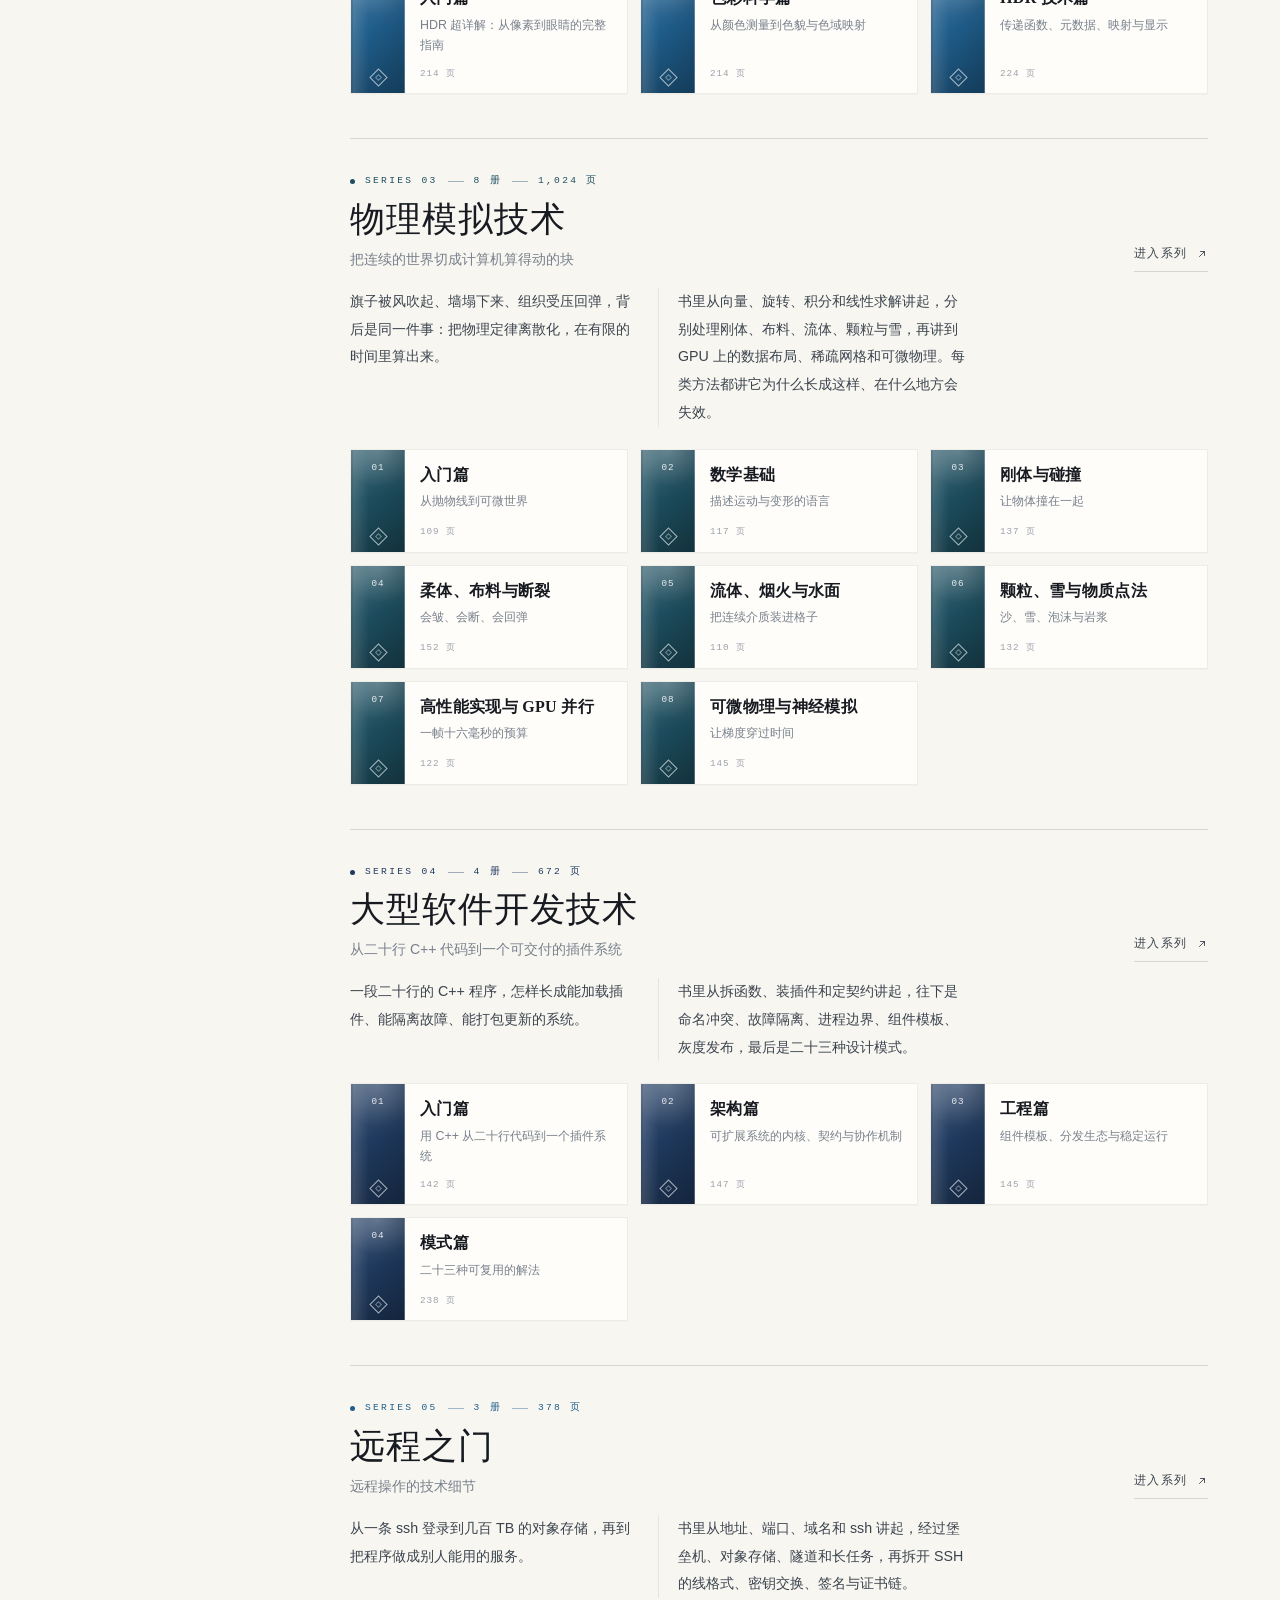
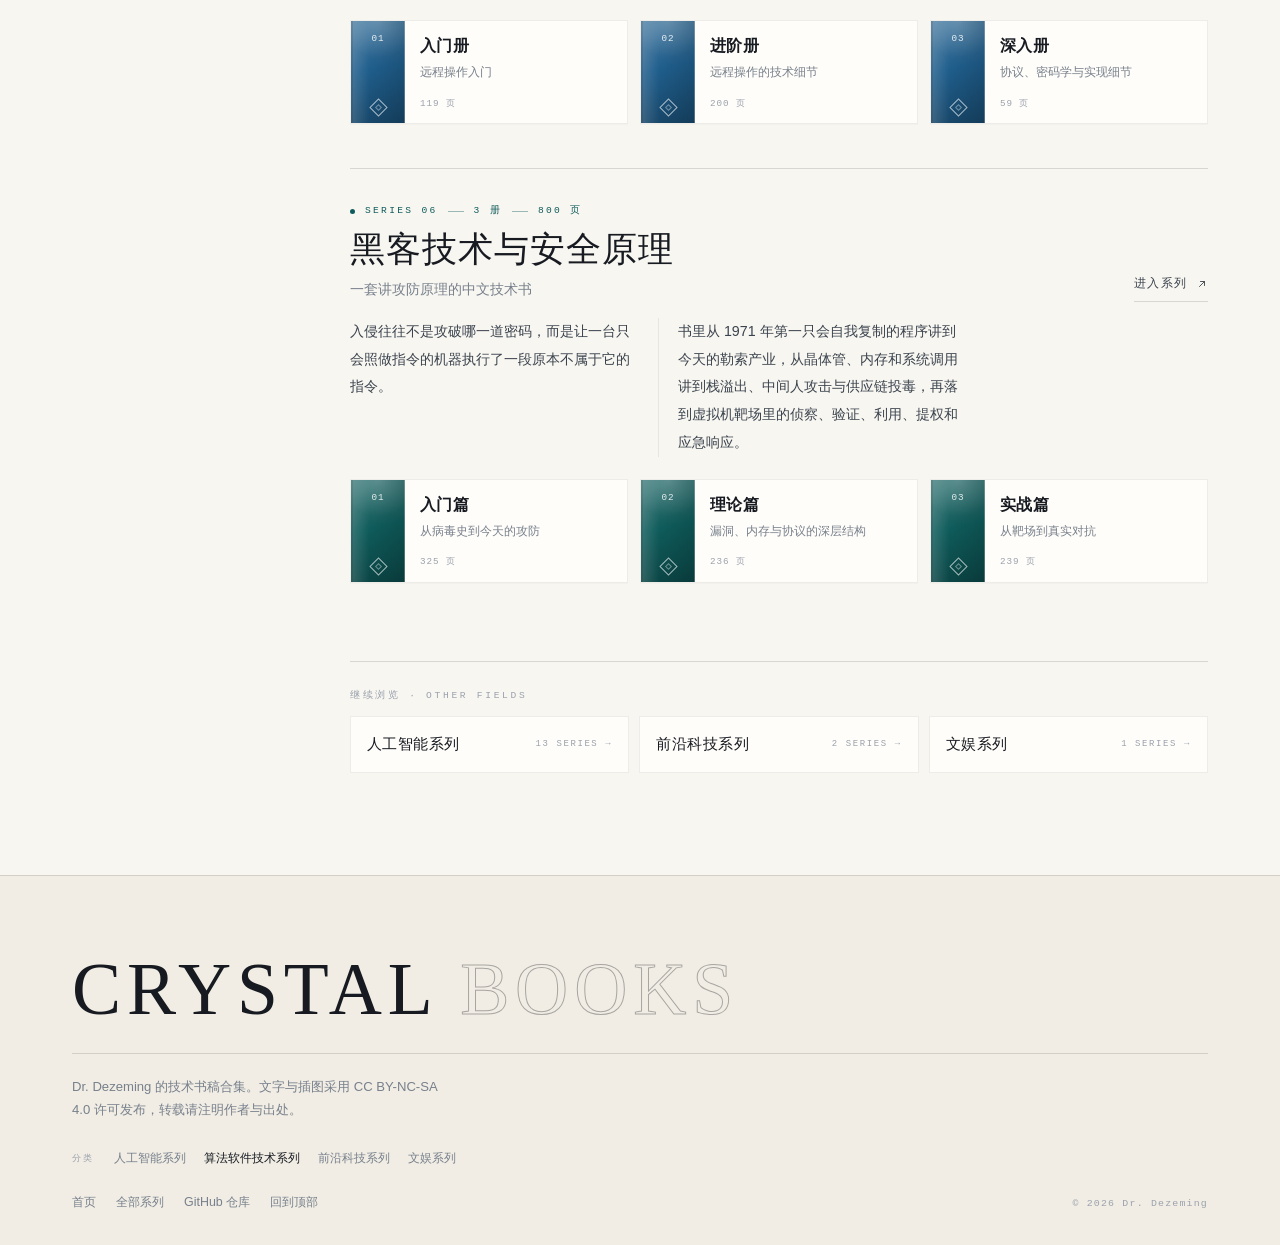
<file: software.html>
<!DOCTYPE html>
<html lang="zh-CN">
<head>
<meta charset="UTF-8">
<meta name="viewport" content="width=device-width, initial-scale=1">
<title>算法软件技术系列 · Crystal Books</title>
<meta name="description" content="渲染、系统、安全，都是要落到代码上的问题。">
<meta property="og:title" content="算法软件技术系列 · Crystal Books">
<meta property="og:description" content="渲染、系统、安全，都是要落到代码上的问题。">
<meta property="og:type" content="website">
<meta property="og:image" content="https://ai-crystal.github.io/Crystal-Books/assets/hero.jpg">
<meta name="author" content="Dr. Dezeming">
<meta name="theme-color" content="#f8f6f1">
<link rel="icon" href="data:image/svg+xml,%3Csvg xmlns='http://www.w3.org/2000/svg' viewBox='0 0 32 32'%3E%3Crect width='32' height='32' fill='%23f8f6f1'/%3E%3Cpath d='M16 5 25 16 16 27 7 16Z' fill='none' stroke='%23a4742a' stroke-width='1.4'/%3E%3C/svg%3E">
<link rel="stylesheet" href="assets/site.css">
</head>
<body data-page="category" data-cat="software">
<div id="top"></div>
<header class="nav" id="nav">
  <a class="brand" href="index.html" aria-label="Crystal Books 首页">
    <span class="mark"><span>C</span></span>
    <span class="brand-name">CRYSTAL BOOKS<small>技术书库</small></span>
  </a>
  <nav class="chips" id="chips" aria-label="分类导航"></nav>
  <label class="search">
    <input id="q" type="search" placeholder="搜索书名或系列" autocomplete="off" aria-label="搜索">
    <kbd>/</kbd>
  </label>
</header>

<main>
  <section class="cat-hero" id="cat-hero"></section>
  <div class="cat-body wrap">
    <aside class="rail" id="rail" aria-label="系列目录"></aside>
    <div class="cat-main">
      <p class="search-note" id="search-note"></p>
      <div class="series-list" id="series-list"></div>
      <div class="empty" id="empty">没有找到匹配的书，换个关键词试试。</div>
    </div>
  </div>
</main>

<footer class="footer">
  <div class="wrap footer-inner">
    <p class="footer-word">CRYSTAL <span>BOOKS</span></p>
    <div class="footer-meta">
      <p class="footer-sub">Dr. Dezeming 的技术书稿合集。文字与插图采用 CC BY-NC-SA 4.0 许可发布，转载请注明作者与出处。</p>
      <div class="footer-links">
        <a href="index.html">首页</a>
        <a href="index.html#all-series">全部系列</a>
        <a href="https://github.com/ai-crystal/Crystal-Books" target="_blank" rel="noopener">GitHub 仓库</a>
        <a href="#top">回到顶部</a>
        <span class="footer-copy">© 2026 Dr. Dezeming</span>
      </div>
    </div>
  </div>
</footer>

<button class="to-top" id="to-top" aria-label="回到顶部">
  <svg width="16" height="16" viewBox="0 0 24 24" fill="none" stroke="currentColor" stroke-width="1.8" stroke-linecap="round" stroke-linejoin="round"><path d="M12 19V5M6 11l6-6 6 6"/></svg>
</button>

<script>
window.PAGE = { mode: "category", cat: "software" };
window.CATEGORIES = [{"id":"ai","name":"人工智能系列","desc":"模型怎么训练、怎么部署，以及怎么读懂它内部在做什么。","color":"#2b5f8a","bg":"assets/bg/04.jpg","wash":0.5},{"id":"software","name":"算法软件技术系列","desc":"渲染、系统、安全，都是要落到代码上的问题。","color":"#8a5a2b","bg":"assets/bg/27.jpg","wash":0.42},{"id":"frontier","name":"前沿科技系列","desc":"量子计算、全脑仿真，以及还在成形的研究方向。","color":"#1f6b63","bg":"assets/bg/03.jpg","wash":0.6},{"id":"culture","name":"文娱系列","desc":"摄影与影像，偏动手，也偏审美。","color":"#8a4a5a","bg":"assets/bg/18.jpg","wash":0.48}];
window.BOOK_DATA = [{"name":"大模型技术全景","chip":"大模型","subtitle":"从 Transformer 到 Agent 系统的架构、训练与推理","intro":["语言模型在几年里从「会续写」变成了「会推理、会用工具、会干活」。这条路上真正起作用的设计，大多可以从数据和训练目标一路追到推理引擎。","书里从分词、预训练数据和缩放定律讲起，经过注意力改造、专家网络与长上下文，再到对齐、推理部署、多模态、训练系统和可解释性，覆盖一个大模型从训练到上线会经过的主要环节。"],"theme":"#1f3a6e","site":"https://ai-crystal.github.io/LLM/","repo":"https://github.com/ai-crystal/LLM","available":true,"pages":2281,"books":[{"title":"入门篇","one":"大模型是什么，不用公式","pages":243,"chapters":22,"url":"https://ai-crystal.github.io/LLM/#/books/v1-intro/README","available":true},{"title":"基础篇","one":"从预测下一个词到 Transformer","pages":232,"chapters":11,"url":"https://ai-crystal.github.io/LLM/#/books/v2-basics/README","available":true},{"title":"预训练篇","one":"数据、词表与规模","pages":220,"chapters":12,"url":"https://ai-crystal.github.io/LLM/#/books/v3-pretrain/README","available":true},{"title":"架构改造篇","one":"注意力、归一化与专家网络","pages":200,"chapters":10,"url":"https://ai-crystal.github.io/LLM/#/books/v4-architecture/README","available":true},{"title":"对齐篇","one":"从 SFT 到 Agent 后训练","pages":212,"chapters":12,"url":"https://ai-crystal.github.io/LLM/#/books/v5-alignment/README","available":true},{"title":"安全与攻破篇","one":"红队、越狱、投毒与防御","pages":201,"chapters":12,"url":"https://ai-crystal.github.io/LLM/#/books/v6-safety/README","available":true},{"title":"推理与部署篇","one":"引擎、压缩与投机解码","pages":202,"chapters":10,"url":"https://ai-crystal.github.io/LLM/#/books/v7-inference/README","available":true},{"title":"应用与 Agent 系统篇","one":"检索、工具与智能体","pages":200,"chapters":10,"url":"https://ai-crystal.github.io/LLM/#/books/v8-apps/README","available":true},{"title":"多模态与生成篇","one":"视觉、语音与扩散","pages":191,"chapters":9,"url":"https://ai-crystal.github.io/LLM/#/books/v9-multimodal/README","available":true},{"title":"训练系统篇","one":"并行、显存与通信","pages":190,"chapters":8,"url":"https://ai-crystal.github.io/LLM/#/books/v10-systems/README","available":true},{"title":"可解释性与评测篇","one":"看得懂与测得准","pages":190,"chapters":8,"url":"https://ai-crystal.github.io/LLM/#/books/v11-interpret/README","available":true}],"cat":"ai","cat_name":"人工智能系列","bg":"assets/bg/01.jpg","wash":0.49},{"name":"从语言模型到智能体","chip":"智能体","subtitle":"从模型能力、知识检索、工程运行到企业交付","intro":["Agent 做的事，是把模型的下一个词预测接上工具、记忆和环境，让它可以连续完成一件任务。","书里从 ReAct 和工具调用讲起，讲到记忆、上下文工程、代码与 GUI 操作，再到多 Agent 协作、训练、评测、安全和企业项目里的交付。"],"theme":"#a83232","site":"https://ai-crystal.github.io/AI-Agent-Learning/","repo":"https://github.com/ai-crystal/AI-Agent-Learning","available":true,"pages":461,"books":[{"title":"从语言模型到智能体","one":"从预测下一个词到 Agent 工程","pages":192,"chapters":17,"url":"https://ai-crystal.github.io/AI-Agent-Learning/#/books/ai-agent-foundations/README","available":true},{"title":"RAG 与上下文工程","one":"检索、重排序与上下文管理","pages":92,"chapters":11,"url":"https://ai-crystal.github.io/AI-Agent-Learning/#/books/rag-context-rerank/README","available":true},{"title":"Agent 工程化","one":"工具、权限、状态与可靠性","pages":92,"chapters":11,"url":"https://ai-crystal.github.io/AI-Agent-Learning/#/books/agent-engineering/README","available":true},{"title":"Agent 企业实战","one":"企业案例与项目方法","pages":85,"chapters":11,"url":"https://ai-crystal.github.io/AI-Agent-Learning/#/books/agent-enterprise-cases/README","available":true}],"cat":"ai","cat_name":"人工智能系列","bg":"assets/bg/02.jpg","wash":0.35},{"name":"图像生成与编辑技术","chip":"图像生成","subtitle":"从图像与视频生成，到流模型与一步生成，再到编辑","intro":["图像生成要回答的是：怎样从噪声里一步步走出一张图；视频还要多考虑时间；编辑则要在保留原图的同时改对地方。","书里从变分自编码器、对抗网络和扩散模型讲起，再讲流模型、一致性模型与一步生成，最后讲图像和视频编辑里的注意力操作、结构条件与精确反演。"],"theme":"#2f5d8a","site":"https://ai-crystal.github.io/Image-Video-Generation-Editing/","repo":"https://github.com/ai-crystal/Image-Video-Generation-Editing","available":true,"pages":721,"books":[{"title":"入门篇","one":"图像、视频与编辑概览","pages":366,"chapters":25,"url":"https://ai-crystal.github.io/Image-Video-Generation-Editing/#/books/beginner/README","available":true},{"title":"进阶篇","one":"流模型与一步生成","pages":171,"chapters":12,"url":"https://ai-crystal.github.io/Image-Video-Generation-Editing/#/books/advanced/README","available":true},{"title":"深入篇","one":"图像与视频编辑的原理","pages":184,"chapters":12,"url":"https://ai-crystal.github.io/Image-Video-Generation-Editing/#/books/editing/README","available":true}],"cat":"ai","cat_name":"人工智能系列","bg":"assets/bg/03.jpg","wash":0.55},{"name":"强化学习系列","chip":"强化学习","subtitle":"从试错到推理模型","intro":["强化学习处理的是没有标准答案的选择：先做，看结果，再调整。","书里从老虎机、价值函数和策略梯度讲起，经过 DQN、AlphaGo 和 PPO，再讲到 RLHF、DPO、GRPO 与大模型推理，既有推导，也有在游戏里训练一个程序的完整过程。"],"theme":"#1e5c4f","site":"https://ai-crystal.github.io/Reinforcement-Learning/","repo":"https://github.com/ai-crystal/Reinforcement-Learning","available":true,"pages":1174,"books":[{"title":"概念篇","one":"从老虎机到推理模型","pages":377,"chapters":21,"url":"https://ai-crystal.github.io/Reinforcement-Learning/#/books/concepts/README","available":true},{"title":"动手篇","one":"在游戏里训练一个会决策的程序","pages":280,"chapters":19,"url":"https://ai-crystal.github.io/Reinforcement-Learning/#/books/hands-on/README","available":true},{"title":"算法篇","one":"从贝尔曼方程到 PPO 与离线强化学习","pages":271,"chapters":20,"url":"https://ai-crystal.github.io/Reinforcement-Learning/#/books/algorithms/README","available":true},{"title":"大模型篇","one":"从人类反馈到推理模型","pages":246,"chapters":19,"url":"https://ai-crystal.github.io/Reinforcement-Learning/#/books/llm-rl/README","available":true}],"cat":"ai","cat_name":"人工智能系列","bg":"assets/bg/04.jpg","wash":0.45},{"name":"AI 推理部署与量化技术","chip":"推理部署","subtitle":"从模型文件到线上服务","intro":["训练好的模型要在别人的机器上稳定跑起来，中间隔着延迟、吞吐、显存和成本。","书里从模型文件和计算图讲起，分别讲 GPU 与算子、数值精度与量化、剪枝与蒸馏，以及批处理、KV cache、编译和服务调度。"],"theme":"#3f6f9f","site":"https://ai-crystal.github.io/AI-Quantification-Deployment/","repo":"https://github.com/ai-crystal/AI-Quantification-Deployment","available":true,"pages":436,"books":[{"title":"入门","one":"从模型文件到线上服务","pages":158,"chapters":28,"url":"https://ai-crystal.github.io/AI-Quantification-Deployment/#/books/intro/README","available":true},{"title":"算力","one":"GPU、CUDA 与算子性能","pages":94,"chapters":14,"url":"https://ai-crystal.github.io/AI-Quantification-Deployment/#/books/compute/README","available":true},{"title":"精度","one":"量化、剪枝与低秩分解","pages":96,"chapters":15,"url":"https://ai-crystal.github.io/AI-Quantification-Deployment/#/books/precision/README","available":true},{"title":"引擎","one":"计算图、编译与推理服务","pages":88,"chapters":14,"url":"https://ai-crystal.github.io/AI-Quantification-Deployment/#/books/engine/README","available":true}],"cat":"ai","cat_name":"人工智能系列","bg":"assets/bg/05.jpg","wash":0.49},{"name":"具身智能技术","chip":"具身智能","subtitle":"机器人怎样从看到做到","intro":["机器人要在毫米和毫秒里完成任务：看见杯子，算出手该怎么伸，避开桌面，抓住，再端起来。","书里用一张 0.8 米高的桌子、一只马克杯和一台六轴桌面臂作例子，从关节、标定、感知和抓取讲起，再到 VLA、强化学习和真实机器人上的失败案例。"],"theme":"#155e75","site":"https://ai-crystal.github.io/Embodied-AI/","repo":"https://github.com/ai-crystal/Embodied-AI","available":true,"pages":478,"books":[{"title":"入门篇","one":"从关节、感知到抓取","pages":200,"chapters":18,"url":"https://ai-crystal.github.io/Embodied-AI/#/books/intro/README","available":true},{"title":"系统篇","one":"从大模型到机器人：感知、学习与行动","pages":278,"chapters":21,"url":"https://ai-crystal.github.io/Embodied-AI/#/books/system/README","available":true}],"cat":"ai","cat_name":"人工智能系列","bg":"assets/bg/06.jpg","wash":0.46},{"name":"世界模型技术","chip":"世界模型","subtitle":"让机器学习世界，然后想象它的下一步","intro":["世界模型要回答的是：机器能不能在动手之前，先把接下来会发生什么在脑子里过一遍。","书里从状态、概率预测和变分推断讲起，经过 Dreamer、MuZero 这类在潜空间里做规划的方法，再到视频生成、JEPA 表征和三维空间智能。每个模型不只讲它怎么工作，也讲它在什么情况下会坏。"],"theme":"#1d4e6f","site":"https://ai-crystal.github.io/World-Model/","repo":"https://github.com/ai-crystal/World-Model","available":true,"pages":843,"books":[{"title":"入门册","one":"机器如何想象未来","pages":139,"chapters":10,"url":"https://ai-crystal.github.io/World-Model/#/books/intro/README","available":true},{"title":"基础册","one":"概率、表示与生成","pages":146,"chapters":10,"url":"https://ai-crystal.github.io/World-Model/#/books/foundations/README","available":true},{"title":"潜在册","one":"在想象中训练与规划","pages":147,"chapters":10,"url":"https://ai-crystal.github.io/World-Model/#/books/latent/README","available":true},{"title":"视频册","one":"生成一个可交互的世界","pages":139,"chapters":10,"url":"https://ai-crystal.github.io/World-Model/#/books/video/README","available":true},{"title":"表征册","one":"JEPA 与自监督世界模型","pages":127,"chapters":9,"url":"https://ai-crystal.github.io/World-Model/#/books/jepa/README","available":true},{"title":"空间册","one":"三维、具身与机器人","pages":145,"chapters":10,"url":"https://ai-crystal.github.io/World-Model/#/books/spatial/README","available":true}],"cat":"ai","cat_name":"人工智能系列","bg":"assets/bg/07.jpg","wash":0.32},{"name":"黑箱之内","chip":"黑箱之内","subtitle":"神经网络可解释性的历史、方法与边界","intro":["一个训练好的神经网络，内部到底在做什么，这是可解释性要回答的问题。","书里从感知机、特征可视化和电路追踪讲起，讲到叠加态、稀疏自编码器和表征几何，最后讨论解释怎么被检验，以及它在审计与安全里的边界。公式只保留理解思路必需的部分。"],"theme":"#2b5f8a","site":"https://ai-crystal.github.io/Interpretable-NN/","repo":"https://github.com/ai-crystal/Interpretable-NN","available":true,"pages":532,"books":[{"title":"打开黑箱","one":"从感知机到单义神经元","pages":181,"chapters":19,"url":"https://ai-crystal.github.io/Interpretable-NN/#/books/v1-seeing-the-black-box/README","available":true},{"title":"特征、电路与叠加","one":"网络里的特征、特征之间的运算，以及它们为什么纠缠","pages":127,"chapters":13,"url":"https://ai-crystal.github.io/Interpretable-NN/#/books/v2-features-circuits/README","available":true},{"title":"表征的几何","one":"从隐藏层的空间结构里读出模型对世界的理解","pages":119,"chapters":11,"url":"https://ai-crystal.github.io/Interpretable-NN/#/books/v3-geometry-of-representation/README","available":true},{"title":"解释的边界","one":"解释怎么被检验，又怎么用在审计与安全上","pages":105,"chapters":11,"url":"https://ai-crystal.github.io/Interpretable-NN/#/books/v4-limits-of-explanation/README","available":true}],"cat":"ai","cat_name":"人工智能系列","bg":"assets/bg/08.jpg","wash":0.42},{"name":"状态空间模型","chip":"状态空间","subtitle":"从故事与直觉，到理论、算法与实现","intro":["序列建模的核心问题只有一个：怎样用有限的存储记住任意长的历史。","书里按时间顺序讲 HiPPO、LSSL、S4、S5、Mamba、Mamba-2 和 Mamba-3：上一代卡在哪，这一代换了什么问法，代价落在哪。"],"theme":"#2f5d8a","site":"https://ai-crystal.github.io/Mamba/","repo":"https://github.com/ai-crystal/Mamba","available":true,"pages":630,"books":[{"title":"入门版","one":"故事与直觉","pages":91,"chapters":14,"url":"https://ai-crystal.github.io/Mamba/#/books/intro/README","available":true},{"title":"专业版","one":"理论、算法与实现","pages":539,"chapters":35,"url":"https://ai-crystal.github.io/Mamba/#/books/pro/README","available":true}],"cat":"ai","cat_name":"人工智能系列","bg":"assets/bg/09.jpg","wash":0.29},{"name":"同一张世界的地图","chip":"JEPA","subtitle":"从语言模型到 JEPA","intro":["语言模型把整个互联网读了一遍，仍然说不清一个杯子放在桌沿时会不会掉下去。它缺的不是参数，而是关于世界的那份表征。","书里从输入法联想和语言模型的边界讲起，经过联合嵌入预测、塌缩与 SIGReg、I-JEPA 与 V-JEPA 的训练配方，最后落到柏拉图表征定理、证明骨架和它的适用边界。"],"theme":"#14507a","site":"https://ai-crystal.github.io/JEPA-World-Knowledge-Model/","repo":"https://github.com/ai-crystal/JEPA-World-Knowledge-Model","available":true,"pages":416,"books":[{"title":"入门篇","one":"从语言模型到 JEPA 的第一课","pages":147,"chapters":13,"url":"https://ai-crystal.github.io/JEPA-World-Knowledge-Model/#/books/basics/README","available":true},{"title":"进阶篇","one":"联合嵌入预测的训练与工程","pages":141,"chapters":12,"url":"https://ai-crystal.github.io/JEPA-World-Knowledge-Model/#/books/practice/README","available":true},{"title":"专业篇","one":"柏拉图表征定理与它的边界","pages":128,"chapters":11,"url":"https://ai-crystal.github.io/JEPA-World-Knowledge-Model/#/books/theory/README","available":true}],"cat":"ai","cat_name":"人工智能系列","bg":"assets/bg/10.jpg","wash":0.33},{"name":"测试时训练技术","chip":"测试时训练技术","subtitle":"模型部署之后，还能不能继续学","intro":["模型训练完成、部署上线之后，遇到没见过的输入、又没有标签可用，能不能靠输入本身继续调整自己。","书里沿着视觉里的测试时自适应、序列建模里的 TTT 层、大模型推理阶段的自我改进三条线展开，讲清目标函数、梯度近似、崩溃成因和评测协议。"],"theme":"#2e6bb0","site":"https://ai-crystal.github.io/Test-Time-Training/","repo":"https://github.com/ai-crystal/Test-Time-Training","available":true,"pages":389,"books":[{"title":"入门篇","one":"从分布漂移讲到测试时学习，把几条路线分清楚","pages":178,"chapters":11,"url":"https://ai-crystal.github.io/Test-Time-Training/#/books/beginner/README","available":true},{"title":"精通篇","one":"目标函数、稳定性与工程实现","pages":211,"chapters":12,"url":"https://ai-crystal.github.io/Test-Time-Training/#/books/mastery/README","available":true}],"cat":"ai","cat_name":"人工智能系列","bg":"assets/bg/11.jpg","wash":0.34},{"name":"人体参数化技术","chip":"人体参数化","subtitle":"用几十个参数，描述一个高维的人","intro":["用一个低维参数描述一个高维的人，是人脸、人体和动物建模共同的基础。","书里从 PCA、SVD、李群与蒙皮讲起，讲到 SMPL 与它的家族、从图像重建人体、人脸与人手模型，最后是动物模型以及扩散模型带来的新做法。"],"theme":"#b45309","site":"https://ai-crystal.github.io/Human-body-Param/","repo":"https://github.com/ai-crystal/Human-body-Param","available":true,"pages":595,"books":[{"title":"入门册","one":"用几十个参数描述一个人","pages":81,"chapters":8,"url":"https://ai-crystal.github.io/Human-body-Param/#/books/intro/README","available":true},{"title":"数学册","one":"数学与几何","pages":142,"chapters":7,"url":"https://ai-crystal.github.io/Human-body-Param/#/books/math/README","available":true},{"title":"人体册","one":"人体与参数化模型","pages":94,"chapters":4,"url":"https://ai-crystal.github.io/Human-body-Param/#/books/body/README","available":true},{"title":"重建册","one":"从图像到人体","pages":83,"chapters":5,"url":"https://ai-crystal.github.io/Human-body-Param/#/books/recon/README","available":true},{"title":"脸手册","one":"人脸与人手","pages":109,"chapters":7,"url":"https://ai-crystal.github.io/Human-body-Param/#/books/face-hand/README","available":true},{"title":"前沿册","one":"动物模型与前沿","pages":86,"chapters":5,"url":"https://ai-crystal.github.io/Human-body-Param/#/books/frontier/README","available":true}],"cat":"ai","cat_name":"人工智能系列","bg":"assets/bg/12.jpg","wash":0.26},{"name":"大规模 GPU 集群训练技术","chip":"GPU 集群","subtitle":"从一张卡到一万张卡","intro":["一张 H100 有 80 GB 显存，一个 4050 亿参数的模型光权重就要 810 GB，于是训练被拆到几千张卡上。","书里把显存怎么分、模型怎么切、梯度怎么汇总、网络怎么摆，以及坏了怎么恢复、慢了怎么定位，都落到具体的字节数、微秒数和故障模式上。"],"theme":"#2f5d8a","site":"https://ai-crystal.github.io/GPU-Cluster-Training/","repo":"https://github.com/ai-crystal/GPU-Cluster-Training","available":true,"pages":515,"books":[{"title":"入门篇","one":"从一张卡到一万张卡","pages":156,"chapters":15,"url":"https://ai-crystal.github.io/GPU-Cluster-Training/#/books/intro/README","available":true},{"title":"专业篇","one":"算力、通信与稳定性","pages":359,"chapters":28,"url":"https://ai-crystal.github.io/GPU-Cluster-Training/#/books/pro/README","available":true}],"cat":"ai","cat_name":"人工智能系列","bg":"assets/bg/13.jpg","wash":0.24},{"name":"专业级渲染技术","chip":"渲染","subtitle":"材质、光学与几何的渲染实现","intro":["一个材质为什么长成那个公式，公式里的每一项在物理上对应什么，换到另一种材料上哪些假设会碎掉。","书里从 Fresnel、微表面、能量补偿和分层采样这些共同基础讲起，再分别讲布料、毛发、次表面散射、光谱、各向异性金属、体素、波动光学、蓄水池重采样，以及符号距离场和电磁场。"],"theme":"#b5651d","site":"https://ai-crystal.github.io/Rendering-Technique/","repo":"https://github.com/ai-crystal/Rendering-Technique","available":true,"pages":1065,"books":[{"title":"材质渲染的骨架","one":"微表面、Fresnel、能量补偿、分层与采样","pages":77,"chapters":14,"url":"https://ai-crystal.github.io/Rendering-Technique/#/books/beginner/README","available":true},{"title":"布料渲染","one":"纤维散射、纱线模型、sheen 与薄织物透射","pages":79,"chapters":12,"url":"https://ai-crystal.github.io/Rendering-Technique/#/books/cloth/README","available":true},{"title":"毛发渲染","one":"Marschner 模型、双散射、远距离 LOD 与采样","pages":64,"chapters":10,"url":"https://ai-crystal.github.io/Rendering-Technique/#/books/hair/README","available":true},{"title":"次表面散射与 BSSRDF","one":"辐射传输、扩散近似、偶极子、随机游走","pages":112,"chapters":22,"url":"https://ai-crystal.github.io/Rendering-Technique/#/books/sss/README","available":true},{"title":"光谱渲染","one":"光子与相干、上采样、神经基底、色散与荧光","pages":126,"chapters":20,"url":"https://ai-crystal.github.io/Rendering-Technique/#/books/spectral/README","available":true},{"title":"各向异性金属","one":"复折射率、各向异性 GGX、拉丝与氧化层","pages":59,"chapters":9,"url":"https://ai-crystal.github.io/Rendering-Technique/#/books/aniso-metal/README","available":true},{"title":"体素渲染","one":"稀疏体素、体素化、锥追踪与体素光照","pages":58,"chapters":9,"url":"https://ai-crystal.github.io/Rendering-Technique/#/books/voxel/README","available":true},{"title":"波动光学渲染","one":"衍射、薄膜干涉、结构色与偏振","pages":71,"chapters":10,"url":"https://ai-crystal.github.io/Rendering-Technique/#/books/wave-optics/README","available":true},{"title":"基于储蓄池的渲染","one":"MIS、带权蓄水池、RIS、ReSTIR 与 GRIS","pages":94,"chapters":15,"url":"https://ai-crystal.github.io/Rendering-Technique/#/books/reservoir/README","available":true},{"title":"符号距离场与渲染","one":"从距离函数到光线步进与全局光照","pages":95,"chapters":18,"url":"https://ai-crystal.github.io/Rendering-Technique/#/books/sdf/README","available":true},{"title":"从初高中物理到麦克斯韦方程组","one":"一步一步推出电磁场","pages":230,"chapters":28,"url":"https://ai-crystal.github.io/Rendering-Technique/#/books/physics/README","available":true}],"cat":"software","cat_name":"算法软件技术系列","bg":"assets/bg/14.jpg","wash":0.24},{"name":"HDR 技术系列","chip":"HDR","subtitle":"从像素到眼睛，再到色彩科学与工程实现","intro":["HDR 牵涉显示、内容、色彩和接口几个环节，任何一个环节没对上，画面就会不对。","书里从 SDR 的来历、亮度和色域讲起，讲到 PQ 与 HLG、HDR10 与杜比视界、面板与背光、接口与元数据，再往色彩测量、色貌模型和色域映射里走。"],"theme":"#1f5e8c","site":"https://ai-crystal.github.io/HDR-Learning/","repo":"https://github.com/ai-crystal/HDR-Learning","available":true,"pages":652,"books":[{"title":"入门篇","one":"HDR 超详解：从像素到眼睛的完整指南","pages":214,"chapters":20,"url":"https://ai-crystal.github.io/HDR-Learning/#/books/beginner/README","available":true},{"title":"色彩科学篇","one":"从颜色测量到色貌与色域映射","pages":214,"chapters":12,"url":"https://ai-crystal.github.io/HDR-Learning/#/books/color-science/README","available":true},{"title":"HDR 技术篇","one":"传递函数、元数据、映射与显示","pages":224,"chapters":12,"url":"https://ai-crystal.github.io/HDR-Learning/#/books/hdr-tech/README","available":true}],"cat":"software","cat_name":"算法软件技术系列","bg":"assets/bg/15.jpg","wash":0.3},{"name":"物理模拟技术","chip":"物理模拟","subtitle":"把连续的世界切成计算机算得动的块","intro":["旗子被风吹起、墙塌下来、组织受压回弹，背后是同一件事：把物理定律离散化，在有限的时间里算出来。","书里从向量、旋转、积分和线性求解讲起，分别处理刚体、布料、流体、颗粒与雪，再讲到 GPU 上的数据布局、稀疏网格和可微物理。每类方法都讲它为什么长成这样、在什么地方会失效。"],"theme":"#1d4e5f","site":"https://ai-crystal.github.io/Physics-Simulation/","repo":"https://github.com/ai-crystal/Physics-Simulation","available":true,"pages":1024,"books":[{"title":"入门篇","one":"从抛物线到可微世界","pages":109,"chapters":12,"url":"https://ai-crystal.github.io/Physics-Simulation/#/books/intro/README","available":true},{"title":"数学基础","one":"描述运动与变形的语言","pages":117,"chapters":12,"url":"https://ai-crystal.github.io/Physics-Simulation/#/books/math/README","available":true},{"title":"刚体与碰撞","one":"让物体撞在一起","pages":137,"chapters":12,"url":"https://ai-crystal.github.io/Physics-Simulation/#/books/rigid/README","available":true},{"title":"柔体、布料与断裂","one":"会皱、会断、会回弹","pages":152,"chapters":12,"url":"https://ai-crystal.github.io/Physics-Simulation/#/books/deform/README","available":true},{"title":"流体、烟火与水面","one":"把连续介质装进格子","pages":110,"chapters":13,"url":"https://ai-crystal.github.io/Physics-Simulation/#/books/fluid/README","available":true},{"title":"颗粒、雪与物质点法","one":"沙、雪、泡沫与岩浆","pages":132,"chapters":11,"url":"https://ai-crystal.github.io/Physics-Simulation/#/books/particle/README","available":true},{"title":"高性能实现与 GPU 并行","one":"一帧十六毫秒的预算","pages":122,"chapters":11,"url":"https://ai-crystal.github.io/Physics-Simulation/#/books/gpu/README","available":true},{"title":"可微物理与神经模拟","one":"让梯度穿过时间","pages":145,"chapters":12,"url":"https://ai-crystal.github.io/Physics-Simulation/#/books/diff/README","available":true}],"cat":"software","cat_name":"算法软件技术系列","bg":"assets/bg/16.jpg","wash":0.34},{"name":"大型软件开发技术","chip":"大型软件","subtitle":"从二十行 C++ 代码到一个可交付的插件系统","intro":["一段二十行的 C++ 程序，怎样长成能加载插件、能隔离故障、能打包更新的系统。","书里从拆函数、装插件和定契约讲起，往下是命名冲突、故障隔离、进程边界、组件模板、灰度发布，最后是二十三种设计模式。"],"theme":"#1f3a5f","site":"https://ai-crystal.github.io/Large-scale-software-Introduction/","repo":"https://github.com/ai-crystal/Large-scale-software-Introduction","available":true,"pages":672,"books":[{"title":"入门篇","one":"用 C++ 从二十行代码到一个插件系统","pages":142,"chapters":12,"url":"https://ai-crystal.github.io/Large-scale-software-Introduction/#/books/vol1-basics/README","available":true},{"title":"架构篇","one":"可扩展系统的内核、契约与协作机制","pages":147,"chapters":11,"url":"https://ai-crystal.github.io/Large-scale-software-Introduction/#/books/vol2-architecture/README","available":true},{"title":"工程篇","one":"组件模板、分发生态与稳定运行","pages":145,"chapters":11,"url":"https://ai-crystal.github.io/Large-scale-software-Introduction/#/books/vol3-engineering/README","available":true},{"title":"模式篇","one":"二十三种可复用的解法","pages":238,"chapters":23,"url":"https://ai-crystal.github.io/Large-scale-software-Introduction/#/books/vol4-patterns/README","available":true}],"cat":"software","cat_name":"算法软件技术系列","bg":"assets/bg/17.jpg","wash":0.4},{"name":"远程之门","chip":"远程之门","subtitle":"远程操作的技术细节","intro":["从一条 ssh 登录到几百 TB 的对象存储，再到把程序做成别人能用的服务。","书里从地址、端口、域名和 ssh 讲起，经过堡垒机、对象存储、隧道和长任务，再拆开 SSH 的线格式、密钥交换、签名与证书链。"],"theme":"#1f5e8c","site":"https://ai-crystal.github.io/Remote-operation-technology/","repo":"https://github.com/ai-crystal/Remote-operation-technology","available":true,"pages":378,"books":[{"title":"入门册","one":"远程操作入门","pages":119,"chapters":23,"url":"https://ai-crystal.github.io/Remote-operation-technology/#/books/beginner/README","available":true},{"title":"进阶册","one":"远程操作的技术细节","pages":200,"chapters":18,"url":"https://ai-crystal.github.io/Remote-operation-technology/#/books/intermediate/README","available":true},{"title":"深入册","one":"协议、密码学与实现细节","pages":59,"chapters":6,"url":"https://ai-crystal.github.io/Remote-operation-technology/#/books/deep/README","available":true}],"cat":"software","cat_name":"算法软件技术系列","bg":"assets/bg/18.jpg","wash":0.43},{"name":"黑客技术与安全原理","chip":"黑客","subtitle":"一套讲攻防原理的中文技术书","intro":["入侵往往不是攻破哪一道密码，而是让一台只会照做指令的机器执行了一段原本不属于它的指令。","书里从 1971 年第一只会自我复制的程序讲到今天的勒索产业，从晶体管、内存和系统调用讲到栈溢出、中间人攻击与供应链投毒，再落到虚拟机靶场里的侦察、验证、利用、提权和应急响应。"],"theme":"#0f5c5c","site":"https://ai-crystal.github.io/Hacker-Techniques/","repo":"https://github.com/ai-crystal/Hacker-Techniques","available":true,"pages":800,"books":[{"title":"入门篇","one":"从病毒史到今天的攻防","pages":325,"chapters":30,"url":"https://ai-crystal.github.io/Hacker-Techniques/#/books/beginner/README","available":true},{"title":"理论篇","one":"漏洞、内存与协议的深层结构","pages":236,"chapters":22,"url":"https://ai-crystal.github.io/Hacker-Techniques/#/books/theory/README","available":true},{"title":"实战篇","one":"从靶场到真实对抗","pages":239,"chapters":24,"url":"https://ai-crystal.github.io/Hacker-Techniques/#/books/practice/README","available":true}],"cat":"software","cat_name":"算法软件技术系列","bg":"assets/bg/19.jpg","wash":0.21},{"name":"量子技术","chip":"量子","subtitle":"从黑体辐射到量子芯片","intro":["量子技术不只是量子计算。它还涉及通信、精密测量、器件和纠错。","书里从黑体辐射、双缝和单光子讲起，经过量子比特、量子门与算法，再到超导、离子、原子、光子这些硬件平台，以及纠错、通信和量子网络。"],"theme":"#103257","site":"https://ai-crystal.github.io/Quantum-Technology/","repo":"https://github.com/ai-crystal/Quantum-Technology","available":true,"pages":533,"books":[{"title":"量子技术入门","one":"从黑体辐射到量子芯片","pages":71,"chapters":18,"url":"https://ai-crystal.github.io/Quantum-Technology/#/books/intro/README","available":true},{"title":"量子力学与实验基础","one":"从双缝到单光子","pages":106,"chapters":20,"url":"https://ai-crystal.github.io/Quantum-Technology/#/books/foundations/README","available":true},{"title":"量子计算与算法","one":"从量子比特到因式分解","pages":102,"chapters":19,"url":"https://ai-crystal.github.io/Quantum-Technology/#/books/computing/README","available":true},{"title":"量子器件与硬件平台","one":"超导、离子、原子与光子","pages":96,"chapters":19,"url":"https://ai-crystal.github.io/Quantum-Technology/#/books/devices/README","available":true},{"title":"量子纠错与容错","one":"从重复码到表面码","pages":81,"chapters":15,"url":"https://ai-crystal.github.io/Quantum-Technology/#/books/qec/README","available":true},{"title":"量子通信与量子网络","one":"从 BB84 到量子互联网","pages":77,"chapters":15,"url":"https://ai-crystal.github.io/Quantum-Technology/#/books/network/README","available":true}],"cat":"frontier","cat_name":"前沿科技系列","bg":"assets/bg/20.jpg","wash":0.19},{"name":"全脑仿真","chip":"全脑仿真","subtitle":"从果蝇大脑到数字心智","intro":["2024 年，一只成年果蝇的完整大脑被逐突触地测绘出来，约 13.9 万个神经元、5000 万个连接。有人把这套接线图接到计算模型上，让它在虚拟身体里走动、理毛、靠近食物。","书里从神经元、神经信号和成像技术讲起，经过连接组学的历史与现状，再讨论怎样把一张接线图变成可求解的方程、怎样评估仿真是否可信。"],"theme":"#2f5d72","site":"https://ai-crystal.github.io/Brain-Connectivity-Simulation/","repo":"https://github.com/ai-crystal/Brain-Connectivity-Simulation","available":true,"pages":269,"books":[{"title":"从神经元到果蝇大脑","one":"从一只果蝇的脑讲起，把全脑仿真的来龙去脉说清楚","pages":143,"chapters":13,"url":"https://ai-crystal.github.io/Brain-Connectivity-Simulation/#/books/intro/README","available":true},{"title":"连接组、动力学与仿真","one":"把接线图写成方程，再把方程跑起来","pages":126,"chapters":12,"url":"https://ai-crystal.github.io/Brain-Connectivity-Simulation/#/books/theory/README","available":true}],"cat":"frontier","cat_name":"前沿科技系列","bg":"assets/bg/21.jpg","wash":0.25},{"name":"光的语言","chip":"摄影","subtitle":"摄影技术系统教程","intro":["摄影从光进入相机开始。光圈、快门、感光度决定曝光，镜头和焦距决定视角，光线、色彩和构图决定画面最后的样子。","书里依次讲对焦、测光、镜头、白平衡、构图、闪光和后期，再落到人像、风光、街头、静物这些具体题材，最后是器材选择与色彩管理。"],"theme":"#23507a","site":"https://dezeming.github.io/photography-book/","repo":"","available":false,"pages":104,"books":[{"title":"光的语言","one":"摄影技术系统教程","pages":104,"chapters":20,"url":"","available":false}],"cat":"culture","cat_name":"文娱系列","bg":"assets/bg/22.jpg","wash":0.49}];
</script>
<script src="assets/site.js"></script>
<script src="assets/fx.js" defer></script>
</body>
</html>
</file>
<file: assets/site.css>
/* ============================================================
   Crystal Books — 编辑型书库
   纸感底色 · 衬线标题 · 书脊卡片 · 细线目录
   ============================================================ */

:root {
  --bg: #f8f6f1;
  --bg-deep: #f1ede4;
  --paper: #fffdf9;
  --ink: #171b21;
  --ink-2: #3b444e;
  --muted: #77808c;
  --faint: #9aa2ad;
  --line: rgba(23, 27, 33, .14);
  --line-soft: rgba(23, 27, 33, .075);
  --gold: #a4742a;
  --gold-2: #c9a25e;
  --serif: "Noto Serif SC", "Source Han Serif SC", "Songti SC", "SimSun", Georgia, serif;
  --sans: -apple-system, BlinkMacSystemFont, "Segoe UI", "Microsoft YaHei", "PingFang SC", "Helvetica Neue", sans-serif;
  --mono: "JetBrains Mono", "SFMono-Regular", Consolas, monospace;
  --max: 1240px;
  --pad: clamp(20px, 4.4vw, 52px);
  --ease: cubic-bezier(.22, .61, .36, 1);
  --nav-h: 66px;
}

* { box-sizing: border-box; }

html {
  scroll-behavior: smooth;
  scroll-padding-top: 74px;
  -webkit-text-size-adjust: 100%;
}

body {
  margin: 0;
  background: var(--bg);
  color: var(--ink);
  font-family: var(--sans);
  font-size: 16px;
  line-height: 1.75;
  -webkit-font-smoothing: antialiased;
  overflow-x: hidden;
}

/* 纸张颗粒 */
body::after {
  content: "";
  position: fixed;
  inset: 0;
  z-index: 200;
  pointer-events: none;
  opacity: .018;
  background-image: url("data:image/svg+xml,%3Csvg xmlns='http://www.w3.org/2000/svg' width='160' height='160'%3E%3Cfilter id='n'%3E%3CfeTurbulence type='fractalNoise' baseFrequency='.9' numOctaves='3'/%3E%3C/filter%3E%3Crect width='100%25' height='100%25' filter='url(%23n)'/%3E%3C/svg%3E");
  mix-blend-mode: multiply;
}

a { color: inherit; text-decoration: none; }
img { max-width: 100%; display: block; }
::selection { background: rgba(164, 116, 42, .2); color: var(--ink); }

.wrap {
  width: 100%;
  max-width: var(--max);
  margin: 0 auto;
  padding-left: var(--pad);
  padding-right: var(--pad);
}

svg { display: block; }

/* ---------- 顶栏 ---------- */

.nav {
  position: fixed;
  inset: 0 0 auto 0;
  z-index: 100;
  height: var(--nav-h);
  display: flex;
  align-items: center;
  gap: 26px;
  padding: 0 max(var(--pad), calc((100vw - var(--max)) / 2 + var(--pad)));
  background: rgba(248, 246, 241, .86);
  backdrop-filter: blur(16px) saturate(140%);
  -webkit-backdrop-filter: blur(16px) saturate(140%);
  border-bottom: 1px solid var(--line-soft);
  transform: translateY(-105%);
  transition: transform .45s var(--ease);
}
.nav.show { transform: none; }
.nav::after {
  content: "";
  position: absolute;
  left: max(var(--pad), calc((100vw - var(--max)) / 2 + var(--pad)));
  right: max(var(--pad), calc((100vw - var(--max)) / 2 + var(--pad)));
  bottom: -1px;
  height: 1px;
  background: linear-gradient(90deg, rgba(164, 116, 42, .35), rgba(164, 116, 42, 0) 42%);
  opacity: .9;
}

.brand {
  display: flex;
  align-items: center;
  gap: 11px;
  flex: 0 0 auto;
  letter-spacing: .16em;
  font-size: .72rem;
  font-weight: 600;
}
.brand .mark {
  width: 25px;
  height: 25px;
  display: grid;
  place-items: center;
  border: 1px solid var(--gold);
  transform: rotate(45deg);
  color: var(--gold);
  font-family: var(--serif);
  font-size: .86rem;
  letter-spacing: 0;
  transition: transform .5s var(--ease), background .4s;
}
.brand .mark span { transform: rotate(-45deg); transition: transform .5s var(--ease); }
.brand:hover .mark { transform: rotate(135deg); background: rgba(164, 116, 42, .08); }
.brand:hover .mark span { transform: rotate(-135deg); }
.brand small {
  display: block;
  font-size: .56rem;
  letter-spacing: .3em;
  color: var(--faint);
  font-weight: 400;
  margin-top: 2px;
}

.chips {
  display: flex;
  gap: 2px;
  overflow-x: auto;
  scrollbar-width: none;
  flex: 1 1 auto;
}
.chips::-webkit-scrollbar { display: none; }
.chip {
  position: relative;
  flex: 0 0 auto;
  padding: .38em .78em;
  font-size: .78rem;
  color: var(--muted);
  white-space: nowrap;
  transition: color .25s;
}
.chip::after {
  content: "";
  position: absolute;
  left: .78em;
  right: .78em;
  bottom: .1em;
  height: 1px;
  background: var(--gold);
  transform: scaleX(0);
  transform-origin: 0 50%;
  transition: transform .35s var(--ease);
}
.chip:hover { color: var(--ink); }
.chip:hover::after, .chip.active::after { transform: none; }
.chip.active { color: var(--ink); font-weight: 600; }

.search {
  position: relative;
  flex: 0 0 auto;
  width: 196px;
}
.search input {
  width: 100%;
  background: transparent;
  border: 0;
  border-bottom: 1px solid var(--line);
  color: var(--ink);
  font-family: var(--sans);
  font-size: .82rem;
  padding: 7px 26px 7px 22px;
  outline: none;
  transition: border-color .25s;
}
.search::before {
  content: "";
  position: absolute;
  left: 2px;
  top: 9px;
  width: 11px;
  height: 11px;
  border: 1px solid var(--faint);
  border-radius: 50%;
}
.search::after {
  content: "";
  position: absolute;
  left: 12px;
  top: 19px;
  width: 5px;
  height: 1px;
  background: var(--faint);
  transform: rotate(45deg);
}
.search input::placeholder { color: var(--faint); }
.search input:focus { border-color: var(--gold); }
.search input:focus-visible { outline: none; }
.search kbd {
  position: absolute;
  right: 0;
  top: 7px;
  font-family: var(--mono);
  font-size: .64rem;
  color: var(--faint);
  border: 1px solid var(--line);
  border-radius: 3px;
  padding: 0 5px;
  line-height: 1.5;
}
.search input:focus + kbd { display: none; }

/* ---------- 首页 hero ---------- */

.hero {
  position: relative;
  min-height: min(92svh, 900px);
  display: flex;
  align-items: center;
  overflow: hidden;
  isolation: isolate;
}
.hero-media {
  position: absolute;
  inset: -4% 0 -4% 0;
  z-index: -3;
  will-change: transform;
}
.hero-media img {
  width: 100%;
  height: 100%;
  object-fit: cover;
  object-position: center 52%;
  filter: saturate(.92) contrast(1.02);
}
.hero-veil {
  position: absolute;
  inset: 0;
  z-index: -2;
  background:
    linear-gradient(96deg, rgba(248, 246, 241, .985) 0%, rgba(248, 246, 241, .96) 30%, rgba(248, 246, 241, .78) 52%, rgba(248, 246, 241, .30) 76%, rgba(248, 246, 241, .12) 100%),
    linear-gradient(180deg, rgba(248, 246, 241, .5) 0%, rgba(248, 246, 241, 0) 22%, rgba(248, 246, 241, 0) 68%, var(--bg) 100%);
}
.hero-inner {
  position: relative;
  z-index: 1;
  width: 100%;
  padding-top: calc(var(--nav-h) + 64px);
  padding-bottom: 96px;
}

.eyebrow {
  display: flex;
  align-items: center;
  gap: 14px;
  margin: 0 0 26px;
  font-family: var(--mono);
  font-size: .68rem;
  letter-spacing: .34em;
  color: var(--gold);
}
.eyebrow i {
  width: 34px;
  height: 1px;
  background: var(--gold);
  opacity: .6;
}
.hero h1 {
  margin: 0 0 30px;
  font-family: var(--serif);
  font-weight: 500;
  line-height: 1.08;
  letter-spacing: .05em;
}
.hero h1 .line {
  display: block;
  font-size: clamp(1.55rem, 3.4vw, 2.5rem);
  color: var(--ink-2);
  letter-spacing: .14em;
  margin-bottom: .34em;
}
.hero h1 .big {
  font-size: clamp(3.1rem, 8.6vw, 6.6rem);
  color: var(--ink);
  letter-spacing: .06em;
  line-height: 1.02;
}
.hero h1 em {
  font-style: normal;
  color: transparent;
  -webkit-text-stroke: 1.3px rgba(23, 27, 33, .68);
}
.hero-lead {
  max-width: 46ch;
  margin: 0 0 34px;
  color: var(--ink-2);
  font-size: .96rem;
  line-height: 1.95;
}

.hero-actions { display: flex; flex-wrap: wrap; align-items: center; gap: 22px; }
.cta {
  position: relative;
  display: inline-flex;
  align-items: center;
  gap: 12px;
  padding: .8em 1.55em;
  background: var(--ink);
  color: #fbfaf7;
  border: 1px solid var(--ink);
  font-size: .82rem;
  letter-spacing: .14em;
  overflow: hidden;
  transition: background .3s, border-color .3s;
}
.cta svg { width: 15px; height: 15px; transition: transform .35s var(--ease); }
.cta::after {
  content: "";
  position: absolute;
  top: 0;
  left: -70%;
  width: 42%;
  height: 100%;
  background: linear-gradient(100deg, transparent, rgba(255, 255, 255, .26), transparent);
  transform: skewX(-18deg);
  transition: left .7s var(--ease);
}
.cta:hover { background: var(--gold); border-color: var(--gold); }
.cta:hover svg { transform: translateX(4px); }
.cta:hover::after { left: 132%; }
.ghost {
  font-size: .82rem;
  letter-spacing: .12em;
  color: var(--ink-2);
  border-bottom: 1px solid var(--line);
  padding-bottom: 4px;
  transition: color .25s, border-color .25s;
}
.ghost:hover { color: var(--gold); border-color: var(--gold); }

.hero-stats {
  display: flex;
  flex-wrap: wrap;
  gap: clamp(26px, 5vw, 56px);
  margin: 58px 0 0;
  padding-top: 24px;
  border-top: 1px solid var(--line);
  max-width: 620px;
}
.hero-stats div { margin: 0; }
.hero-stats dt {
  font-family: var(--mono);
  font-size: .6rem;
  letter-spacing: .26em;
  color: var(--muted);
  margin-bottom: 4px;
}
.hero-stats dd {
  margin: 0;
  font-family: var(--serif);
  font-size: 1.34rem;
  letter-spacing: .04em;
  color: var(--ink);
}
.hero-stats dd small { font-size: .7rem; color: var(--muted); margin-left: 3px; letter-spacing: .1em; }

.scroll-cue {
  position: absolute;
  left: 50%;
  bottom: 22px;
  transform: translateX(-50%);
  display: flex;
  flex-direction: column;
  align-items: center;
  gap: 10px;
  font-family: var(--mono);
  font-size: .54rem;
  letter-spacing: .34em;
  color: var(--faint);
}
.scroll-cue i {
  width: 1px;
  height: 40px;
  background: linear-gradient(180deg, rgba(164, 116, 42, .8), rgba(164, 116, 42, 0));
  animation: cue 2.4s var(--ease) infinite;
  transform-origin: top;
}
@keyframes cue {
  0% { transform: scaleY(.15); opacity: 0; }
  40% { opacity: 1; }
  100% { transform: scaleY(1); opacity: 0; }
}

/* ---------- 通用 section ---------- */

.sec { padding-top: clamp(72px, 9vw, 120px); }
.sec-head { margin-bottom: clamp(30px, 4vw, 46px); }
.sec-kicker {
  margin: 0 0 12px;
  font-family: var(--mono);
  font-size: .64rem;
  letter-spacing: .34em;
  color: var(--gold);
}
.sec-head-row {
  display: grid;
  grid-template-columns: minmax(0, 1fr) minmax(0, 1fr);
  gap: clamp(20px, 5vw, 76px);
  align-items: end;
  padding-bottom: 20px;
  border-bottom: 1px solid var(--line);
}
.sec-head-row h2 {
  margin: 0;
  font-family: var(--serif);
  font-weight: 500;
  font-size: clamp(1.9rem, 3.6vw, 2.7rem);
  letter-spacing: .04em;
  line-height: 1.2;
}
.sec-note {
  margin: 0;
  color: var(--muted);
  font-size: .9rem;
  line-height: 1.9;
  max-width: 46ch;
  justify-self: end;
}

/* ---------- 首页：分类目录 ---------- */

.cat-rows { border-top: 1px solid var(--line-soft); }
.cat-row {
  position: relative;
  display: grid;
  grid-template-columns: 64px minmax(0, 1fr) 296px;
  gap: clamp(18px, 3vw, 44px);
  align-items: center;
  padding: clamp(26px, 3.4vw, 40px) 0;
  border-bottom: 1px solid var(--line-soft);
  transition: background .35s;
}
.cat-row::before {
  content: "";
  position: absolute;
  inset: 0 calc(var(--pad) * -1);
  background: linear-gradient(90deg, rgba(255, 253, 249, .9), rgba(255, 253, 249, .2));
  opacity: 0;
  transition: opacity .35s;
  z-index: -1;
}
.cat-row:hover::before { opacity: 1; }
.cat-num {
  font-family: var(--mono);
  font-size: .7rem;
  letter-spacing: .2em;
  color: var(--c, var(--gold));
  padding-top: 6px;
  align-self: start;
}
.cat-name {
  margin: 0 0 8px;
  font-family: var(--serif);
  font-weight: 500;
  font-size: clamp(1.4rem, 2.6vw, 1.95rem);
  letter-spacing: .04em;
  line-height: 1.3;
}
.cat-row:hover .cat-name { color: var(--c, var(--gold)); }
.cat-name { transition: color .3s; }
.cat-desc {
  margin: 0 0 14px;
  color: var(--muted);
  font-size: .88rem;
  line-height: 1.8;
  max-width: 52ch;
}
.cat-series-line {
  display: flex;
  flex-wrap: wrap;
  gap: 6px;
  font-size: .74rem;
  color: var(--ink-2);
}
.cat-series-line span {
  display: inline-flex;
  align-items: center;
  padding: 2px 9px;
  border: 1px solid var(--line-soft);
  border-radius: 999px;
  background: rgba(255, 253, 249, .66);
  line-height: 1.6;
}
.cat-thumb {
  position: relative;
  aspect-ratio: 16 / 10;
  overflow: hidden;
  background: var(--bg-deep);
}
.cat-thumb img {
  width: 100%;
  height: 100%;
  object-fit: cover;
  filter: saturate(.55) contrast(.96);
  transition: transform .8s var(--ease), filter .6s;
}
.cat-row:hover .cat-thumb img { transform: scale(1.04); filter: saturate(.95) contrast(1); }
.cat-thumb::after {
  content: "";
  position: absolute;
  inset: 0;
  border: 1px solid rgba(255, 255, 255, .35);
  mix-blend-mode: overlay;
  pointer-events: none;
}
.cat-go {
  position: absolute;
  right: 12px;
  bottom: 12px;
  width: 38px;
  height: 38px;
  display: grid;
  place-items: center;
  border: 1px solid rgba(255, 255, 255, .55);
  border-radius: 50%;
  background: rgba(248, 246, 241, .82);
  backdrop-filter: blur(6px);
  -webkit-backdrop-filter: blur(6px);
  color: var(--ink);
  transition: background .3s, color .3s, border-color .3s, transform .4s var(--ease);
}
.cat-go svg { width: 15px; height: 15px; }
.cat-row:hover .cat-go {
  background: var(--c, var(--gold));
  border-color: var(--c, var(--gold));
  color: #fff;
  transform: translateX(4px);
}

/* ---------- 首页：全部系列 ---------- */

.all-list {
  display: grid;
  grid-template-columns: repeat(2, minmax(0, 1fr));
  gap: clamp(24px, 4vw, 48px) clamp(30px, 6vw, 80px);
}
.all-group h3 {
  display: flex;
  align-items: baseline;
  gap: 10px;
  margin: 0 0 12px;
  padding-bottom: 10px;
  border-bottom: 1px solid var(--line);
  font-family: var(--serif);
  font-weight: 500;
  font-size: 1rem;
  letter-spacing: .06em;
}
.all-group h3 i {
  width: 6px;
  height: 6px;
  border-radius: 50%;
  background: var(--c, var(--gold));
  transform: translateY(-2px);
}
.all-group h3 em {
  margin-left: auto;
  font-family: var(--mono);
  font-style: normal;
  font-size: .62rem;
  letter-spacing: .18em;
  color: var(--faint);
}
.all-group ul { list-style: none; margin: 0; padding: 0; }
.all-item a {
  display: grid;
  grid-template-columns: 26px minmax(0, 1fr) auto;
  gap: 10px;
  align-items: baseline;
  padding: 7px 0;
  border-bottom: 1px dashed var(--line-soft);
  transition: color .2s, padding-left .3s var(--ease);
}
.all-item a:hover { color: var(--c, var(--gold)); padding-left: 4px; }
.all-item .n {
  font-family: var(--mono);
  font-size: .62rem;
  color: var(--faint);
  letter-spacing: .06em;
}
.all-item .t { font-size: .88rem; color: var(--ink); }
.all-item a:hover .t { color: inherit; }
.all-item .c {
  font-family: var(--mono);
  font-size: .6rem;
  color: var(--faint);
  letter-spacing: .08em;
  white-space: nowrap;
}

/* ---------- 分类页 hero ---------- */

.cat-hero {
  position: relative;
  isolation: isolate;
  padding: calc(var(--nav-h) + clamp(48px, 7vw, 84px)) 0 clamp(30px, 3.6vw, 46px);
  background-image: var(--catbg, none);
  background-size: cover;
  background-position: center;
  border-bottom: 1px solid var(--line);
  overflow: hidden;
}
.cat-hero::before {
  content: "";
  position: absolute;
  inset: 0;
  z-index: -1;
  background:
    linear-gradient(92deg, rgba(248, 246, 241, .985) 0%, rgba(248, 246, 241, .94) 34%, rgba(248, 246, 241, .52) 62%, rgba(248, 246, 241, .06) 100%),
    linear-gradient(180deg, rgba(248, 246, 241, .55) 0%, rgba(248, 246, 241, .08) 38%, rgba(248, 246, 241, .92) 100%);
}
.cat-hero .wrap { position: relative; }
.cat-kicker {
  margin: 0 0 14px;
  font-family: var(--mono);
  font-size: .66rem;
  letter-spacing: .34em;
  color: var(--c, var(--gold));
}
.cat-hero h1 {
  margin: 0;
  font-family: var(--serif);
  font-weight: 500;
  font-size: clamp(2.2rem, 5.4vw, 4.1rem);
  line-height: 1.14;
  letter-spacing: .05em;
}
.cat-hero .cat-desc {
  margin: .7em 0 0;
  max-width: 46ch;
  color: var(--ink-2);
  font-size: .95rem;
  line-height: 1.9;
}
.cat-meta {
  display: flex;
  flex-wrap: wrap;
  gap: 8px 20px;
  margin-top: 26px;
  font-family: var(--mono);
  font-size: .64rem;
  letter-spacing: .16em;
  color: var(--muted);
}
.cat-meta b { color: var(--ink); font-weight: 500; font-size: .72rem; margin-right: 3px; }

/* ---------- 分类页主体：左目录 + 右卡片 ---------- */

.cat-body {
  display: grid;
  grid-template-columns: 214px minmax(0, 1fr);
  gap: clamp(30px, 5vw, 72px);
  align-items: start;
  padding-top: clamp(24px, 3vw, 40px);
}

.rail {
  position: sticky;
  top: calc(var(--nav-h) + 22px);
  align-self: start;
  max-height: calc(100svh - var(--nav-h) - 48px);
  overflow: auto;
  scrollbar-width: thin;
  padding-right: 6px;
}
.rail-title {
  margin: 0 0 14px;
  padding-bottom: 10px;
  border-bottom: 1px solid var(--line);
  font-family: var(--mono);
  font-size: .6rem;
  letter-spacing: .3em;
  color: var(--faint);
  text-transform: uppercase;
}
.rail ol { list-style: none; margin: 0; padding: 0; }
.rail-item a {
  position: relative;
  display: grid;
  grid-template-columns: 22px minmax(0, 1fr) auto;
  gap: 8px;
  align-items: baseline;
  padding: 7px 0 7px 10px;
  font-size: .82rem;
  line-height: 1.5;
  color: var(--muted);
  border-left: 1px solid transparent;
  transition: color .22s, border-color .22s, background .22s;
}
.rail-item .n {
  font-family: var(--mono);
  font-size: .6rem;
  letter-spacing: .06em;
  color: var(--faint);
  transition: color .22s;
}
.rail-item a:hover { color: var(--ink); border-left-color: var(--line); background: rgba(255, 253, 249, .7); }
.rail-item.active a {
  color: var(--ink);
  border-left-color: var(--c, var(--gold));
  background: linear-gradient(90deg, color-mix(in srgb, var(--c, var(--gold)) 8%, transparent), transparent 88%);
  font-weight: 600;
}
.rail-item.active .n { color: var(--c, var(--gold)); }
.rail-item .soon {
  font-size: .58rem;
  letter-spacing: .1em;
  color: var(--faint);
  margin-left: 4px;
  font-weight: 400;
}
.rail-item .cnt {
  font-family: var(--mono);
  font-size: .56rem;
  color: var(--faint);
  letter-spacing: .04em;
  padding-top: 2px;
}
.rail-item .short { display: none; }
.rail-foot {
  margin-top: 16px;
  padding-top: 12px;
  border-top: 1px solid var(--line-soft);
  font-family: var(--mono);
  font-size: .58rem;
  letter-spacing: .18em;
  color: var(--faint);
}

.cat-main { min-width: 0; }
.search-note {
  min-height: 0;
  margin: 0;
  font-family: var(--mono);
  font-size: .66rem;
  letter-spacing: .16em;
  color: var(--gold);
}
.search-note:not(:empty) { margin-bottom: 18px; }

/* ---------- 系列块 ---------- */

.series {
  position: relative;
  padding: 34px 0 44px;
  border-top: 1px solid var(--line);
  scroll-margin-top: 0;
}
.series:first-child { border-top: 0; padding-top: 6px; }

.series-head {
  display: grid;
  grid-template-columns: minmax(0, 1fr) auto;
  gap: 14px 26px;
  align-items: end;
  margin-bottom: 16px;
}
.series-kicker {
  display: flex;
  flex-wrap: wrap;
  align-items: center;
  gap: 10px;
  margin: 0 0 8px;
  font-family: var(--mono);
  font-size: .6rem;
  letter-spacing: .24em;
  color: var(--accent, var(--gold));
}
.series-kicker .dot { width: 5px; height: 5px; border-radius: 50%; background: currentColor; }
.series-kicker .sep { width: 16px; height: 1px; background: currentColor; opacity: .4; }
.series-kicker .soon { color: var(--faint); }
.series h2 {
  margin: 0;
  font-family: var(--serif);
  font-weight: 500;
  font-size: clamp(1.55rem, 2.9vw, 2.2rem);
  line-height: 1.25;
  letter-spacing: .03em;
}
.series h2 a { transition: color .25s; }
.series h2 a:hover { color: var(--accent, var(--gold)); }
.series .sub {
  margin: .42em 0 0;
  color: var(--muted);
  font-size: .88rem;
  line-height: 1.7;
}

.enter {
  display: inline-flex;
  width: fit-content;
  align-items: center;
  gap: 8px;
  padding: 7px 0 6px;
  border-bottom: 1px solid var(--line);
  font-size: .78rem;
  letter-spacing: .12em;
  white-space: nowrap;
  color: var(--ink-2);
  transition: color .25s, border-color .25s;
}
.enter svg { width: 12px; height: 12px; transition: transform .3s var(--ease); }
.enter:hover { color: var(--accent, var(--gold)); border-color: currentColor; }
.enter:hover svg { transform: translate(3px, -3px); }
.enter.is-soon {
  color: var(--faint);
  cursor: default;
  letter-spacing: .18em;
  font-size: .72rem;
}

.series-intro {
  max-width: 78ch;
  margin: 0 0 22px;
  color: var(--ink-2);
  font-size: .89rem;
  line-height: 1.95;
}
.series-intro p { margin: 0 0 .7em; }
.series-intro p:last-child { margin-bottom: 0; }
@media (min-width: 1100px) {
  .series-intro {
    column-count: 2;
    column-gap: clamp(24px, 3vw, 44px);
    column-rule: 1px solid var(--line-soft);
  }
}

/* ---------- 书卡 ---------- */

.books {
  display: grid;
  grid-template-columns: repeat(auto-fill, minmax(272px, 1fr));
  gap: 12px;
}
.book {
  position: relative;
  display: grid;
  grid-template-columns: 54px minmax(0, 1fr);
  min-height: 104px;
  background: var(--paper);
  border: 1px solid var(--line-soft);
  box-shadow: 0 1px 0 rgba(23, 27, 33, .02);
  overflow: hidden;
  transition: transform .35s var(--ease), border-color .35s, box-shadow .35s, background .35s;
}
.book::after {
  content: "";
  position: absolute;
  inset: 0;
  pointer-events: none;
  opacity: 0;
  background: radial-gradient(260px circle at var(--mx, 50%) var(--my, 50%),
              color-mix(in srgb, var(--accent, var(--gold)) 11%, transparent), transparent 70%);
  transition: opacity .4s var(--ease);
}
.book:hover {
  transform: translateY(-3px);
  border-color: color-mix(in srgb, var(--accent, var(--gold)) 34%, transparent);
  box-shadow: 0 16px 32px -18px rgba(23, 27, 33, .34);
}
.book:hover::after { opacity: 1; }

.book-cover {
  position: relative;
  display: flex;
  flex-direction: column;
  justify-content: space-between;
  align-items: center;
  padding: 10px 0 9px;
  background:
    linear-gradient(168deg, color-mix(in srgb, var(--accent, var(--gold)) 82%, #fff) 0%, var(--accent, var(--gold)) 46%, color-mix(in srgb, var(--accent, var(--gold)) 72%, #000) 100%);
  color: rgba(255, 255, 255, .96);
  overflow: hidden;
}
.book-cover {
  box-shadow: inset -1px 0 0 rgba(255, 255, 255, .3), inset 2px 0 0 rgba(0, 0, 0, .16);
}
.book-cover::before {
  content: "";
  position: absolute;
  inset: 0;
  background:
    linear-gradient(90deg, rgba(255, 255, 255, .16), rgba(255, 255, 255, 0) 34%, rgba(0, 0, 0, .12) 100%),
    radial-gradient(120% 60% at 50% 0%, rgba(255, 255, 255, .2), transparent 60%);
}
.book-cover .no {
  position: relative;
  font-family: var(--mono);
  font-size: .58rem;
  letter-spacing: .1em;
  opacity: .9;
}
.book-cover .mark {
  position: relative;
  width: 13px;
  height: 13px;
  border: 1px solid rgba(255, 255, 255, .62);
  transform: rotate(45deg);
}
.book-cover .mark::after {
  content: "";
  position: absolute;
  inset: 3px;
  border: 1px solid rgba(255, 255, 255, .38);
}

.book-body {
  display: flex;
  flex-direction: column;
  padding: 13px 15px 11px;
  min-width: 0;
}
.book-title {
  margin: 0;
  font-family: var(--serif);
  font-weight: 600;
  font-size: 1rem;
  line-height: 1.45;
  letter-spacing: .02em;
  color: var(--ink);
}
.book-one {
  margin: 5px 0 0;
  color: var(--muted);
  font-size: .78rem;
  line-height: 1.66;
  display: -webkit-box;
  -webkit-line-clamp: 2;
  -webkit-box-orient: vertical;
  overflow: hidden;
}
.book-foot {
  display: flex;
  align-items: center;
  gap: 10px;
  margin-top: auto;
  padding-top: 10px;
  font-family: var(--mono);
  font-size: .58rem;
  letter-spacing: .1em;
  color: var(--faint);
}
.book-foot .go {
  margin-left: auto;
  display: inline-flex;
  align-items: center;
  gap: 5px;
  color: var(--accent, var(--gold));
  opacity: 0;
  transform: translateX(-4px);
  transition: opacity .3s, transform .3s var(--ease);
}
.book-foot .go svg { width: 11px; height: 11px; }
.book:hover .book-foot .go { opacity: 1; transform: none; }
.book:hover .book-title { color: color-mix(in srgb, var(--accent, var(--gold)) 62%, var(--ink)); }

.book.is-soon { background: #f3f0e8; border-style: dashed; }
.book.is-soon .book-cover {
  background: linear-gradient(168deg, #d9d4c8, #c4beb0);
  color: rgba(255, 255, 255, .85);
}
.book.is-soon:hover { transform: none; box-shadow: none; border-color: var(--line); }
.book.is-soon:hover::after { opacity: 0; }
.book.is-soon .book-title { color: var(--ink-2); }
.book.is-soon .book-foot .go { display: none; }
.book.is-filtered { display: none; }
.series.is-filtered { display: none; }

.empty {
  display: none;
  padding: 56px 0 30px;
  text-align: center;
  color: var(--muted);
  font-size: .9rem;
}
.empty.show { display: block; }
.cat-main.is-empty { display: none; }

/* ---------- 页脚 ---------- */

.footer {
  margin-top: clamp(56px, 8vw, 110px);
  padding: clamp(48px, 6vw, 84px) 0 30px;
  background: var(--bg-deep);
  border-top: 1px solid var(--line);
}
.footer-inner { display: grid; gap: 26px; }
.footer-word {
  margin: 0;
  font-family: var(--serif);
  font-size: clamp(2rem, 7vw, 4.6rem);
  line-height: 1;
  letter-spacing: .08em;
  color: var(--ink);
}
.footer-word span { color: transparent; -webkit-text-stroke: 1px rgba(23, 27, 33, .34); }
.footer-meta {
  display: grid;
  gap: 22px;
  padding-top: 22px;
  border-top: 1px solid var(--line);
}
.footer-sub { margin: 0; color: var(--muted); font-size: .82rem; max-width: 52ch; }
.footer-links {
  display: flex;
  flex-wrap: wrap;
  align-items: center;
  gap: 20px;
  font-size: .78rem;
  color: var(--muted);
}
.footer-links a { border-bottom: 1px solid transparent; transition: color .2s, border-color .2s; }
.footer-links a:hover { color: var(--gold); border-color: var(--gold); }
.footer-copy { margin-left: auto; font-family: var(--mono); font-size: .62rem; letter-spacing: .12em; color: var(--faint); }

.to-top {
  position: fixed;
  right: 22px;
  bottom: 22px;
  z-index: 90;
  width: 42px;
  height: 42px;
  display: grid;
  place-items: center;
  border: 1px solid var(--line);
  border-radius: 50%;
  background: rgba(248, 246, 241, .9);
  backdrop-filter: blur(10px);
  color: var(--ink);
  opacity: 0;
  pointer-events: none;
  transform: translateY(10px);
  transition: opacity .3s, transform .3s, border-color .3s, color .3s;
}
.to-top.show { opacity: 1; pointer-events: auto; transform: none; }
.to-top:hover { border-color: var(--gold); color: var(--gold); }

/* ---------- 动效 ---------- */

.reveal { opacity: 0; transform: translateY(20px); transition: opacity .8s var(--ease), transform .8s var(--ease); }
.reveal.in { opacity: 1; transform: none; }

.fx-bar {
  position: fixed;
  left: 0;
  top: 0;
  z-index: 120;
  width: 100%;
  height: 2px;
  transform: scaleX(0);
  transform-origin: 0 50%;
  background: linear-gradient(90deg, rgba(164, 116, 42, 0), var(--gold) 20%, var(--gold-2) 64%, rgba(164, 116, 42, .5));
  pointer-events: none;
  will-change: transform;
}

main { animation: fxIn .6s var(--ease) both; }
@keyframes fxIn { from { opacity: 0; transform: translateY(8px); } to { opacity: 1; transform: none; } }

/* ---------- 响应式 ---------- */

@media (max-width: 1080px) {
  .search { margin-left: auto; }
  .sec-head-row { grid-template-columns: 1fr; align-items: start; gap: 14px; }
  .sec-note { justify-self: start; }
  .cat-row { grid-template-columns: 52px minmax(0, 1fr) 236px; gap: 20px; }
}

@media (max-width: 900px) {
  html { scroll-padding-top: calc(var(--nav-h) + 6px); }
  .cat-body { grid-template-columns: 1fr; gap: 0; }
  .rail {
    position: sticky;
    top: var(--nav-h);
    z-index: 30;
    max-height: none;
    display: flex;
    gap: 10px;
    overflow-x: auto;
    padding: 10px 0;
    margin: 0 0 8px;
    background: var(--bg);
    border-bottom: 1px solid var(--line-soft);
    box-shadow: 0 10px 18px -14px rgba(23, 27, 33, .3);
    scrollbar-width: none;
    mask-image: linear-gradient(90deg, #000 0, #000 calc(100% - 26px), transparent 100%);
    -webkit-mask-image: linear-gradient(90deg, #000 0, #000 calc(100% - 26px), transparent 100%);
  }
  .rail::-webkit-scrollbar { display: none; }
  .rail-title, .rail-foot { display: none; }
  .rail ol { display: flex; gap: 6px; }
  .rail-item a {
    border: 1px solid var(--line);
    border-left-width: 1px;
    border-radius: 999px;
    padding: 4px 12px;
    white-space: nowrap;
    background: var(--paper);
    font-size: .76rem;
  }
  .rail-item.active a { background: var(--ink); color: #fbfaf7; border-color: var(--ink); font-weight: 500; }
  .rail-item.active .n { color: rgba(255, 255, 255, .6); }
  .rail-item .n, .rail-item .cnt, .rail-item .soon { display: none; }
  .rail-item .full { display: none; }
  .rail-item .short { display: inline; }
  .series { scroll-margin-top: 58px; }
  .series:first-child { padding-top: 12px; }
}

@media (max-width: 760px) {
  :root { --nav-h: 58px; }
  .nav { gap: 12px; }
  .brand { font-size: .64rem; letter-spacing: .1em; }
  .brand .mark { width: 21px; height: 21px; }
  .brand-name { display: none; }
  .chips { display: flex; }
  .chip { padding: .34em .58em; font-size: .73rem; }
  .search { width: 26px; overflow: hidden; transition: width .3s var(--ease); }
  .search input { opacity: 0; padding-left: 20px; transition: opacity .2s; }
  .search.open { width: 152px; }
  .search.open input { opacity: 1; }
  .search kbd { display: none; }
  .hero { min-height: 0; }
  .hero-inner { padding-top: calc(var(--nav-h) + 46px); padding-bottom: 54px; }
  .hero h1 .line { font-size: 1.18rem; letter-spacing: .16em; }
  .hero h1 .big { font-size: clamp(2.6rem, 13.4vw, 3.6rem); }
  .hero-lead { font-size: .88rem; line-height: 1.85; }
  .hero-stats {
    display: grid;
    grid-template-columns: 1fr 1fr;
    gap: 18px 20px;
    margin-top: 34px;
  }
  .hero-stats dd { font-size: 1.06rem; }
  .scroll-cue { display: none; }
  .cat-row { grid-template-columns: 34px minmax(0, 1fr); gap: 12px 14px; padding: 22px 0; }
  .cat-thumb { grid-column: 1 / -1; aspect-ratio: 16 / 7; margin-top: 4px; }
  .cat-go { display: none; }
  .cat-num { padding-top: 8px; }
  .cat-desc { font-size: .84rem; }
  .all-list { grid-template-columns: 1fr; gap: 26px; }
  .books { grid-template-columns: 1fr; }
  .book { grid-template-columns: 48px minmax(0, 1fr); }
  .book-foot .go { opacity: 1; transform: none; }
  .cat-hero { padding-top: calc(var(--nav-h) + 44px); padding-bottom: 30px; }
  .cat-hero h1 { font-size: clamp(1.9rem, 9vw, 2.6rem); }
  .cat-hero .cat-desc { font-size: .88rem; }
  .cat-meta { gap: 6px 14px; margin-top: 18px; }
  .series-head { grid-template-columns: 1fr; align-items: start; }
  .enter { justify-self: start; }
  .series-intro { font-size: .86rem; }
  .footer-copy { margin-left: 0; }
  .to-top { right: 14px; bottom: 14px; }
}

@media (prefers-reduced-motion: reduce) {
  html { scroll-behavior: auto; }
  .reveal { opacity: 1; transform: none; transition: none; }
  .scroll-cue i { animation: none; }
  main { animation: none; }
  * { transition-duration: .001ms !important; }
}

a:focus-visible, button:focus-visible, input:focus-visible {
  outline: 1px solid var(--gold);
  outline-offset: 3px;
}

/* ---------- 辅助 ---------- */

.fx-stars {
  position: absolute;
  inset: 0;
  z-index: 0;
  pointer-events: none;
  opacity: 0;
  animation: fxIn .9s .15s var(--ease) forwards;
}
.sr-only {
  position: absolute;
  width: 1px;
  height: 1px;
  padding: 0;
  margin: -1px;
  overflow: hidden;
  clip: rect(0 0 0 0);
  white-space: nowrap;
  border: 0;
}
@media (prefers-reduced-motion: reduce) {
  .fx-stars { display: none; }
}

/* ---------- 分类页：继续浏览 ---------- */

.next {
  margin-top: 34px;
  padding-top: 26px;
  border-top: 1px solid var(--line);
}
.next-head {
  margin: 0 0 12px;
  font-family: var(--mono);
  font-size: .6rem;
  letter-spacing: .28em;
  color: var(--faint);
}
.next-grid {
  display: grid;
  grid-template-columns: repeat(3, minmax(0, 1fr));
  gap: 10px;
}
.next-card {
  display: flex;
  align-items: center;
  justify-content: space-between;
  gap: 12px;
  padding: 14px 16px;
  border: 1px solid var(--line-soft);
  background: var(--paper);
  font-family: var(--serif);
  font-size: .95rem;
  letter-spacing: .03em;
  transition: border-color .3s, color .3s, transform .35s var(--ease), box-shadow .35s;
}
.next-card em {
  font-family: var(--mono);
  font-style: normal;
  font-size: .56rem;
  letter-spacing: .18em;
  color: var(--faint);
}
.next-card:hover {
  color: var(--c, var(--gold));
  border-color: color-mix(in srgb, var(--c, var(--gold)) 40%, transparent);
  transform: translateY(-2px);
  box-shadow: 0 12px 26px -18px rgba(23, 27, 33, .4);
}

/* ---------- 页脚分类切换 ---------- */

.footer-cats {
  display: flex;
  flex-wrap: wrap;
  align-items: center;
  gap: 6px 18px;
  padding-top: 4px;
  font-size: .78rem;
  color: var(--muted);
}
.footer-cats b {
  font-family: var(--mono);
  font-weight: 400;
  font-size: .58rem;
  letter-spacing: .22em;
  color: var(--faint);
  margin-right: 2px;
}
.footer-cats a { border-bottom: 1px solid transparent; transition: color .2s, border-color .2s; }
.footer-cats a:hover { color: var(--gold); border-color: var(--gold); }
.footer-cats a.on { color: var(--ink); }

@media (max-width: 760px) {
  .next-grid { grid-template-columns: 1fr; }
}

/* 移动端：系列名只列六个 */
@media (max-width: 760px) {
  .cat-series-line .sx:nth-child(n+7) { display: none; }
  .cat-series-line .more { display: inline-flex; color: var(--muted); border-style: dashed; }
}
@media (min-width: 761px) {
  .cat-series-line .more { display: none; }
}
</file>
